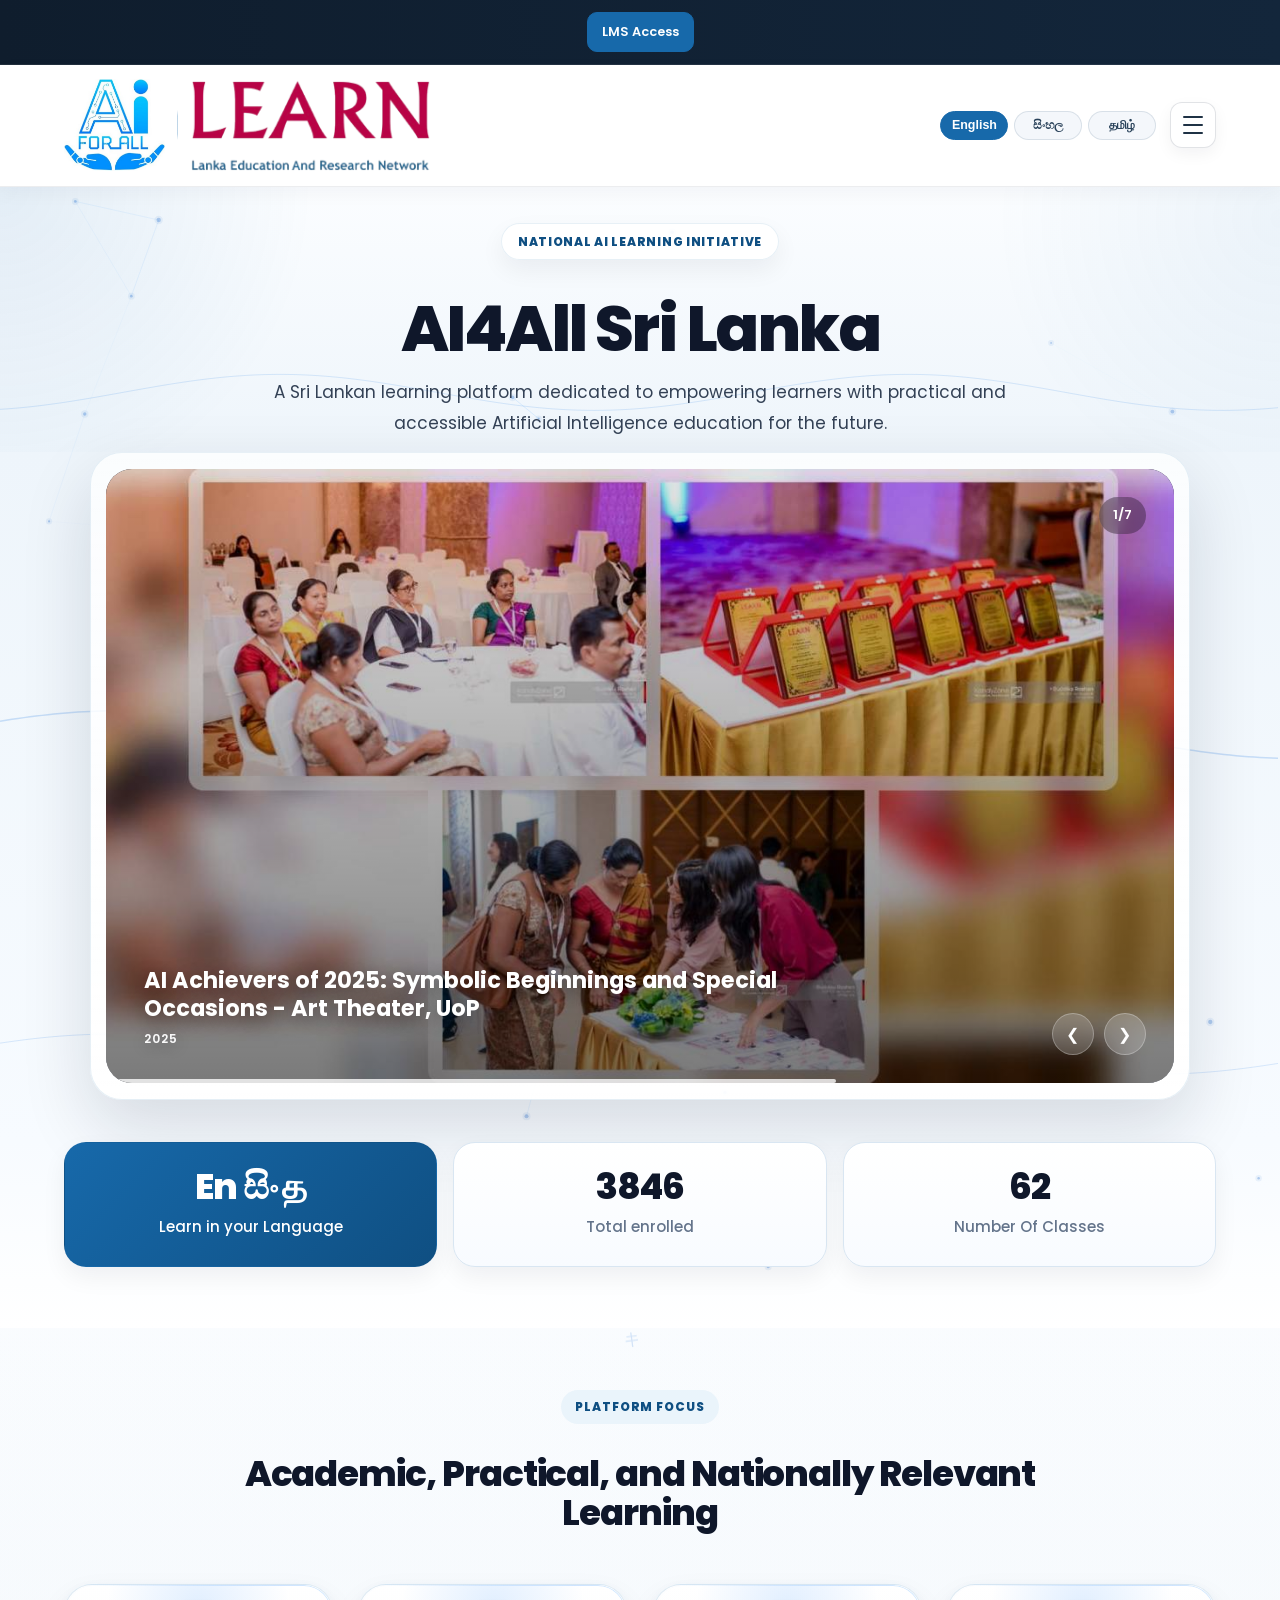
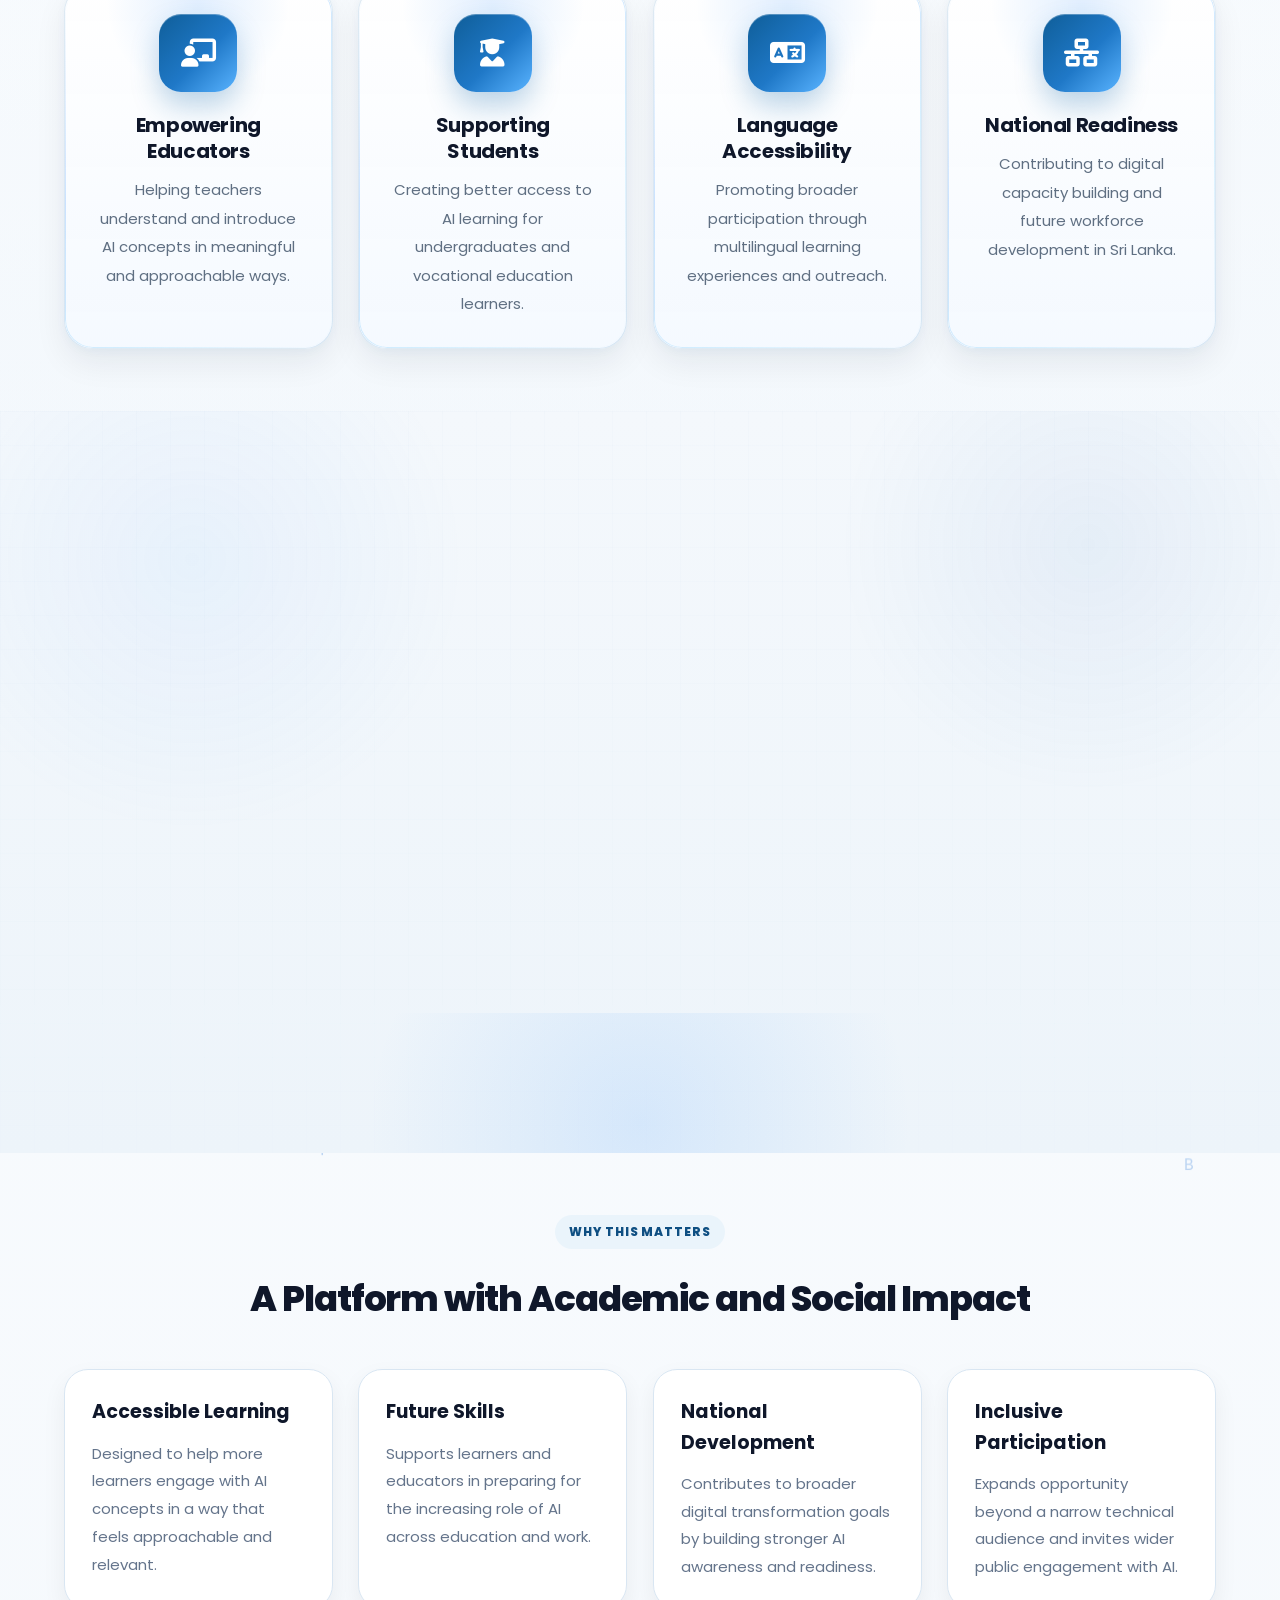
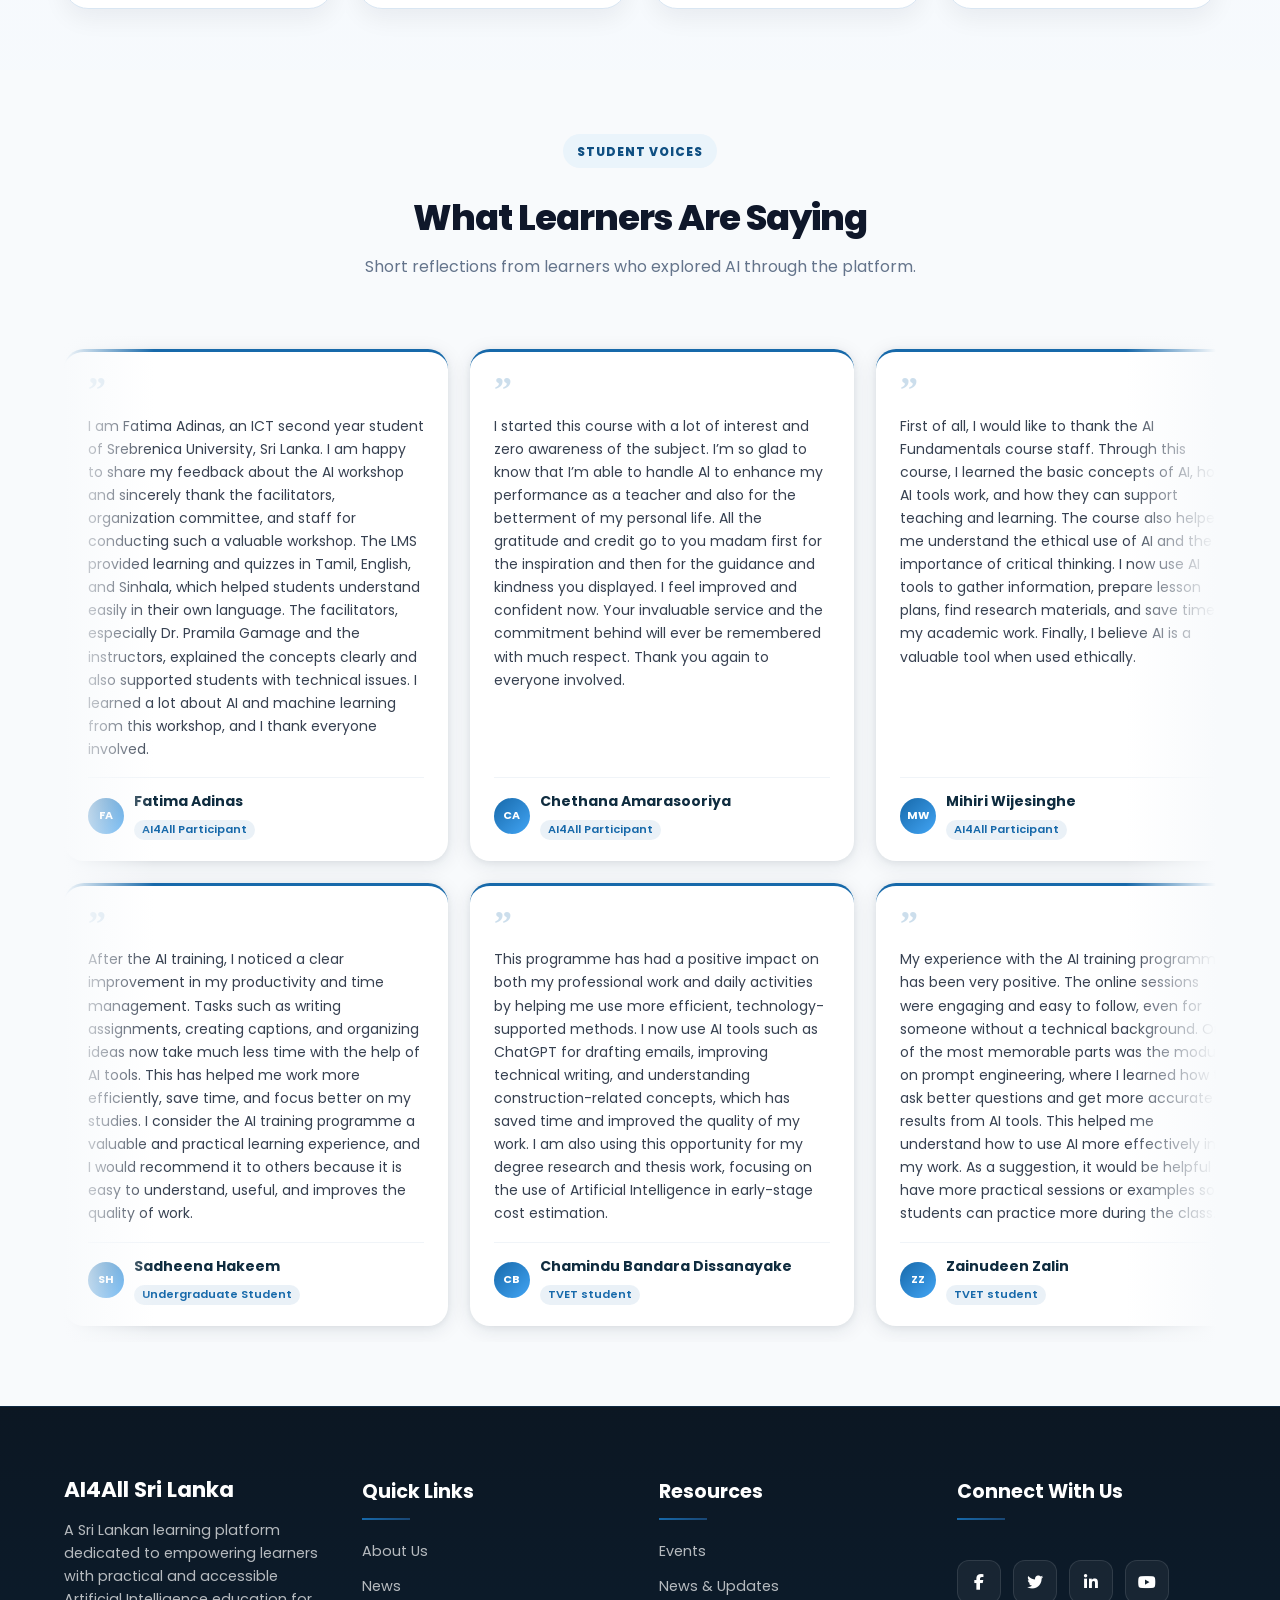
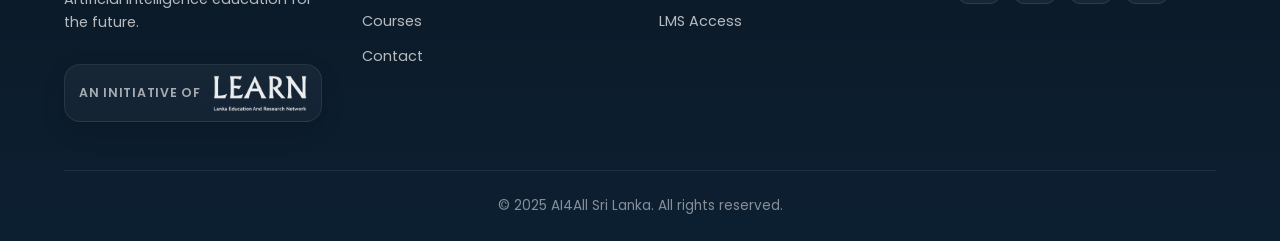
<file: index.html>
<!DOCTYPE html>
<html lang="en">
<head>
    <meta charset="UTF-8">
    <meta name="viewport" content="width=device-width, initial-scale=1.0">
    <title
        data-en="AI4All Sri Lanka"
        data-si="AI4All ශ්‍රී ලංකා"
        data-ta="AI4All இலங்கை"
    >AI4All Sri Lanka</title>

    <link rel="stylesheet" href="assets/css/styles.css">
    <link rel="stylesheet" href="assets/css/slide_show.css">
    <link rel="stylesheet" href="assets/css/index_styles.css">

    <link href="https://fonts.googleapis.com/css2?family=Poppins:wght@300;400;500;600;700;800&display=swap" rel="stylesheet">
    <link rel="stylesheet" href="https://cdnjs.cloudflare.com/ajax/libs/font-awesome/6.4.0/css/all.min.css">
</head>
<body>
<header id="header_main"></header>

<main class="home-minimal-refined">

    <div class="hero-ai-shell">
        <canvas class="hero-ai-canvas" id="heroAiCanvas" aria-hidden="true"></canvas>

        <!-- HERO INTRO -->
        <section class="hero-minimal">
            <div class="container">
                <div class="hero-minimal-content">
                    <span
                        class="hero-minimal-kicker"
                        data-i18n
                        data-en="National AI Learning Initiative"
                        data-si="ජාතික AI ඉගෙනුම් වැඩසටහන"
                        data-ta="தேசிய AI கற்றல் முயற்சி"
                    >National AI Learning Initiative</span>

                    <h1
                        data-i18n
                        data-en="AI4All Sri Lanka"
                        data-si="AI4All ශ්‍රී ලංකා"
                        data-ta="AI4All இலங்கை"
                    >AI4All Sri Lanka</h1>

                    <p
                        data-i18n
                        data-en="A Sri Lankan learning platform dedicated to empowering learners with practical and accessible Artificial Intelligence education for the future."
                        data-si="අනාගතය සඳහා ප්‍රායෝගික හා පහසුවෙන් ප්‍රවේශ විය හැකි කෘතිම බුද්ධි අධ්‍යාපනයෙන් ඉගෙනුම්කරුවන් සවිබල ගැන්වීමට කැපවූ ශ්‍රී ලාංකීය ඉගෙනුම් වේදිකාවකි."
                        data-ta="எதிர்காலத்திற்கான நடைமுறைசார் மற்றும் எளிதில் அணுகக்கூடிய செயற்கை நுண்ணறிவு கல்வியின் மூலம் கற்போரை மேம்படுத்துவதற்காக அர்ப்பணிக்கப்பட்டுள்ள இலங்கையின் ஓர் கற்றல் தளம்."
                    >
                        A Sri Lankan learning platform dedicated to empowering learners with practical and accessible Artificial Intelligence education for the future.
                    </p>
                </div>
            </div>
        </section>

        <!-- FULL SLIDESHOW -->
        <section class="hero-slideshow-section">
            <div class="container">
                <div class="hero-slideshow-wrap">
                    <div class="slideshow-container" id="slideshowContainer">
                        <div class="slides-wrapper" id="slidesWrapper"></div>
                        <div class="slide-counter" id="slideCounter">1/5</div>
                        <div class="controls">
                            <button class="control-btn" id="prevBtn" title="Previous slide">❮</button>
                            <button class="control-btn" id="nextBtn" title="Next slide">❯</button>
                        </div>
                    </div>
                </div>
            </div>
        </section>

        <!-- STATS -->
        <section class="stats-refined-section">
            <div class="container">
                <div class="stats-refined-grid">
                    <div class="stats-refined-card stats-refined-card-language">
                        <h3>En සිං த</h3>
                        <p
                            data-i18n
                            data-en="Learn in your Language"
                            data-si="ඔබේ භාෂාවෙන් ඉගෙන ගන්න"
                            data-ta="உங்கள் மொழியில் கற்கவும்"
                        >Learn in your Language</p>
                    </div>

                    <div class="stats-refined-card">
                        <h3>3846</h3>
                        <p
                            data-i18n
                            data-en="Total enrolled"
                            data-si="මුළු ලියාපදිංචි වූ සංඛ්‍යාව"
                            data-ta="பதிவுசெய்தவர்கள் மொத்த எண்ணிக்கை"
                        >Total enrolled</p>
                    </div>

                    <div class="stats-refined-card">
                        <h3>62</h3>
                        <p
                            data-i18n
                            data-en="Number Of Classes"
                            data-si="පන්ති ගණන"
                            data-ta="வகுப்புகளின் மொத்த எண்ணிக்கை"
                        >Number Of Classes</p>
                    </div>
                </div>
            </div>
        </section>
    </div>

        <!-- FOCUS -->
        <section class="focus-section" id="program-focus">
                <canvas class="matrix-bg-canvas section-matrix focus-matrix" id="focusMatrixCanvas" aria-hidden="true"></canvas>
                
                <div class="container">
                <div class="section-heading centered">
                    <span
                        class="section-kicker"
                        data-i18n
                        data-en="Platform Focus"
                        data-si="වේදිකාවේ අවධානය"
                        data-ta="தளத்தின் நோக்கம்"
                    >Platform Focus</span>

                    <h2
                        data-i18n
                        data-en="Academic, Practical, and Nationally Relevant Learning"
                        data-si="ශාස්ත්‍රීය, ප්‍රායෝගික සහ ජාතික වශයෙන් අදාළ ඉගෙනුම"
                        data-ta="கல்விசார், நடைமுறை மற்றும் தேசிய முக்கியத்துவமுள்ள கற்றல்"
                    >Academic, Practical, and Nationally Relevant Learning</h2>
                </div>

                <div class="features-grid">
                    <div class="feature-item">
                        <div class="feature-icon">
                            <i class="fas fa-chalkboard-teacher"></i>
                        </div>
                        <h3
                            data-i18n
                            data-en="Empowering Educators"
                            data-si="අධ්‍යාපකයන් සවිබල ගැන්වීම"
                            data-ta="ஆசிரியர்களை வலுப்படுத்துதல்"
                        >Empowering Educators</h3>
                        <p
                            data-i18n
                            data-en="Helping teachers understand and introduce AI concepts in meaningful and approachable ways."
                            data-si="අධ්‍යාපකයන් සවිබල ගැන්වීම: ගුරුවරුන්ට කෘත්‍රිම බුද්ධි (AI) සංකල්ප අර්ථවත් සහ පහසුවෙන් අවබෝධ කරගත හැකි ආකාරයෙන් ඉගැන්වීම සහ හඳුන්වා දීම සඳහා සහාය වීම."
                            data-ta="ஆசிரியர்கள் AI கருத்துகளை அர்த்தமுள்ள மற்றும் எளிதில் அணுகக்கூடிய வகையில் புரிந்து அறிமுகப்படுத்த உதவுதல்."
                        >Helping teachers understand and introduce AI concepts in meaningful and approachable ways.</p>
                    </div>

                    <div class="feature-item">
                        <div class="feature-icon">
                            <i class="fas fa-user-graduate"></i>
                        </div>
                        <h3
                            data-i18n
                            data-en="Supporting Students"
                            data-si="ශිෂ්‍යයන්ට සහාය වීම"
                            data-ta="மாணவர்களை ஆதரித்தல்"
                        >Supporting Students</h3>
                        <p
                            data-i18n
                            data-en="Creating better access to AI learning for undergraduates and vocational education learners."
                            data-si="පළමු උපාධිධාරීන් සහ වෘත්තීය අධ්‍යාපන ඉගෙනුම්කරුවන් සඳහා AI ඉගෙනුමට වඩා හොඳ ප්‍රවේශයක් සැපයීම."
                            data-ta="பல்கலைக்கழக மாணவர்கள் மற்றும் தொழில்முறை கல்வி கற்றலாளர்களுக்கு AI கற்றலுக்கான சிறந்த அணுகலை உருவாக்குதல்."
                        >Creating better access to AI learning for undergraduates and vocational education learners.</p>
                    </div>

                    <div class="feature-item">
                        <div class="feature-icon">
                            <i class="fas fa-language"></i>
                        </div>
                        <h3
                            data-i18n
                            data-en="Language Accessibility"
                            data-si="භාෂා ප්‍රවේශතාව"
                            data-ta="மொழி அணுகல்"
                        >Language Accessibility</h3>
                        <p
                            data-i18n
                            data-en="Promoting broader participation through multilingual learning experiences and outreach."
                            data-si="බහුභාෂා ඉගෙනුම් අත්දැකීම් සහ ප්‍රවේශ වැඩසටහන් මඟින් පුළුල් සහභාගීත්වය ප්‍රවර්ධනය කිරීම."
                            data-ta="பன்மொழிக் கற்றல் அனுபவங்கள் மற்றும் வெளிப்பரப்புச் செயல்பாடுகள் ஊடாக பரந்துபட்ட பங்கேற்பை ஊக்குவித்தல்."
                        >Promoting broader participation through multilingual learning experiences and outreach.</p>
                    </div>

                    <div class="feature-item">
                        <div class="feature-icon">
                            <i class="fas fa-network-wired"></i>
                        </div>
                        <h3
                            data-i18n
                            data-en="National Readiness"
                            data-si="ජාතික සූදානම"
                            data-ta="தேசியத் தயார் நிலை"
                        >National Readiness</h3>
                        <p
                            data-i18n
                            data-en="Contributing to digital capacity building and future workforce development in Sri Lanka."
                            data-si="ශ්‍රී ලංකාවේ ඩිජිටල් හැකියාවන් ගොඩනැගීම සහ අනාගත ශ්‍රම බලකා සංවර්ධනයට දායක වීම."
                            data-ta="இலங்கையின் டிஜிட்டல் திறன் மற்றும் எதிர்காலப் பணியாளர் அபிவிருத்திக்குப் பங்களித்தல்."
                        >Contributing to digital capacity building and future workforce development in Sri Lanka.</p>
                    </div>
                </div>
            </div>
        </section>

        <!-- REGISTRATION -->
        <section class="registration-refined-section" id="register-now">
            <div class="container">
                <div class="section-heading centered">
                    <span
                        class="section-kicker"
                        data-i18n
                        data-en="Registration"
                        data-si="ලියාපදිංචිය"
                        data-ta="பதிவு செய்தல்"
                    >Registration</span>

                    <h2
                        data-i18n
                        data-en="Choose the Right Registration Path"
                        data-si="නිවැරදි ලියාපදිංචි මාර්ගය තෝරන්න"
                        data-ta="சரியான பதிவு பாதையைத் தேர்ந்தெடுக்கவும்"
                    >Choose the Right Registration Path</h2>

                    <p
                        data-i18n
                        data-en="Please select your category to access the correct registration form."
                        data-si="නිවැරදි ලියාපදිංචි පෝරමයට ප්‍රවේශ වීමට කරුණාකර ඔබගේ කාණ්ඩය තෝරන්න."
                        data-ta="சரியான பதிவு படிவத்தை அணுக உங்கள் பிரிவைத் தேர்ந்தெடுக்கவும்."
                    >Please select your category to access the correct registration form.</p>
                </div>

                <div class="registration-container">
                    <div class="registration-card">
                        <div class="registration-card-top">
                            <div class="registration-icon">
                                <i class="fas fa-university"></i>
                            </div>
                            <div
                                class="card-title"
                                data-i18n
                                data-en="University Undergraduates"
                                data-si="විශ්වවිද්‍යාල උපාධි අපේක්ෂකයින්"
                                data-ta="பல்கலைக்கழக இளநிலை மாணவர்கள்"
                            >University Undergraduates</div>
                        </div>

                        <p
                            class="registration-desc"
                            data-i18n
                            data-en="For undergraduate learners seeking access to practical and accessible AI learning opportunities."
                            data-si="ප්‍රායෝගික සහ පහසුවෙන් ප්‍රවේශ විය හැකි AI ඉගෙනුම් අවස්ථා සොයන උපාධි අපේක්ෂක ඉගෙනුම්කරුවන් සඳහා."
                            data-ta="நடைமுறை மற்றும் எளிதில் அணுகக்கூடிய செயற்கை நுண்ணறிவுக் கற்றல் வாய்ப்புகளை நாடும் பல்கலைக்கழக இளநிலை மாணவர்களுக்கானது."
                        >
                            For undergraduate learners seeking access to practical and accessible AI learning opportunities.
                        </p>

                        <div class="card-links">
                            <a
                                href="https://forms.gle/yNFcn49Wr1H9Qju3A"
                                class="btn-form-link"
                                target="_blank"
                                rel="noopener noreferrer"
                                data-i18n
                                data-en="Link to the Form"
                                data-si="පෝරමයට සබැඳිය"
                                data-ta="படிவத்திற்கான இணைப்பு"
                            >
                                Link to the Form
                            </a>
                        </div>
                    </div>

                    <div class="registration-card">
                        <div class="registration-card-top">
                            <div class="registration-icon">
                                <i class="fas fa-tools"></i>
                            </div>
                            <div
                                class="card-title"
                                data-i18n
                                data-en="TVET Students"
                                data-si="TVET ශිෂ්‍යයන්"
                                data-ta="TVET மாணவர்கள்"
                            >TVET Students</div>
                        </div>

                        <p
                            class="registration-desc"
                            data-i18n
                            data-en="For vocational and technical learners joining the program through their regional pathway."
                            data-si="කලාපීය මාර්ගය හරහා වැඩසටහනට එක්වන වෘත්තීය සහ තාක්ෂණික ඉගෙනුම්කරුවන් සඳහා."
                            data-ta="பிராந்திய பாதையின் மூலம் திட்டத்தில் சேரும் தொழில்முறை மற்றும் தொழில்நுட்ப மாணவர்களுக்கானது."
                        >
                            For vocational and technical learners joining the program through their regional pathway.
                        </p>

                        <div class="card-links">
                            <a
                                href="https://forms.gle/JivCVxj4JYbXUSHw6"
                                class="btn-form-link"
                                target="_blank"
                                rel="noopener noreferrer"
                                data-i18n
                                data-en="Link to the Form for North and Eastern Provinces"
                                data-si="උතුරු සහ නැගෙනහිර පළාත් සඳහා පෝරමයට සබැඳිය"
                                data-ta="வடக்கு மற்றும் கிழக்கு மாகாணங்களுக்கான படிவத்திற்கான இணைப்பு"
                            >
                                Link to the Form for North and Eastern Provinces
                            </a>
                            <a
                                href="https://forms.gle/Vayv4WUeo97VT2oZ9"
                                class="btn-form-link"
                                target="_blank"
                                rel="noopener noreferrer"
                                data-i18n
                                data-en="Link to the Form for Other Provinces"
                                data-si="අනෙකුත් පළාත් සඳහා පෝරමයට සබැඳිය"
                                data-ta="ஏனைய மாகாணங்களுக்கான படிவத்திற்கான இணைப்பு"
                            >
                                Link to the Form for Other Provinces
                            </a>
                        </div>
                    </div>

                    <div class="registration-card">
                        <div class="registration-card-top">
                            <div class="registration-icon">
                                <i class="fas fa-school"></i>
                            </div>
                            <div
                                class="card-title"
                                data-i18n
                                data-en="School Teachers"
                                data-si="පාසල් ගුරුවරුන්"
                                data-ta="பாடசாலை  ஆசிரியர்கள்"
                            >School Teachers</div>
                        </div>

                        <p
                            class="registration-desc"
                            data-i18n
                            data-en="For teachers interested in strengthening AI literacy and future-ready educational engagement."
                            data-si="AI දැනුම සහ අනාගතයට සූදානම් අධ්‍යාපනික සම්බන්ධතාව වර්ධනය කිරීමට උනන්දුවක් දක්වන ගුරුවරුන් සඳහා."
                            data-ta="செயற்கை நுண்ணறிவு அறிவாற்றலை வலுப்படுத்துவதிலும், எதிர்காலத்திற்குத் தயாரான கல்வி ஈடுபாட்டிலும் ஆர்வமுள்ள பாடசாலை ஆசிரியர்களுக்கானது."
                        >
                            For teachers interested in strengthening AI literacy and future-ready educational engagement.
                        </p>

                        <div class="card-links">
                            <a
                                href="https://forms.gle/dTSrE1aCpxuuCX357"
                                class="btn-form-link"
                                target="_blank"
                                rel="noopener noreferrer"
                                data-i18n
                                data-en="Link for School Teachers"
                                data-si="පාසල් ගුරුවරුන් සඳහා සබැඳිය"
                                data-ta="பாடசாலை ஆசிரியர்களுக்கான படிவத்திற்கான இணைப்பு"
                            >
                                Link for School Teachers
                            </a>
                        </div>
                    </div>
                </div>
            </div>
        </section>

        <!-- IMPACT -->
        <section class="impact-section" id="program-highlights">
            <canvas class="matrix-bg-canvas section-matrix" id="matrixBgCanvas" aria-hidden="true"></canvas>
            <div class="container">
                <div class="section-heading centered">
                    <span
                        class="section-kicker"
                        data-i18n
                        data-en="Why This Matters"
                        data-si="මෙය වැදගත් වන්නේ ඇයි"
                        data-ta="இது ஏன் முக்கியமானது"
                    >Why This Matters</span>

                    <h2
                        data-i18n
                        data-en="A Platform with Academic and Social Impact"
                        data-si="අධ්‍යාපනික සහ සමාජීය බලපෑමක් ඇති වේදිකාවක්"
                        data-ta="கல்விசார் மற்றும் சமூகத் தாக்கத்தைக் கொண்ட ஒரு தளம்"
                    >A Platform with Academic and Social Impact</h2>
                </div>

                <div class="highlight-grid">
                    <div class="highlight-card">
                        <h3
                            data-i18n
                            data-en="Accessible Learning"
                            data-si="ප්‍රවේශය ඇති ඉගෙනුම් අවස්ථා"
                            data-ta="எளிதில் அணுகக்கூடிய கற்றல்"
                        >Accessible Learning</h3>
                        <p
                            data-i18n
                            data-en="Designed to help more learners engage with AI concepts in a way that feels approachable and relevant."
                            data-si="වැඩි ඉගෙනුම්කරුවන් පිරිසකට පහසුවෙන් සහ අදාළ ලෙස AI සංකල්ප සමඟ සම්බන්ධ වීමට උපකාර වන ලෙස නිර්මාණය කර ඇත."
                            data-ta="செயற்கை நுண்ணறிவுக் கருத்துகளுடன் எளிதில் அணுகக்கூடியதாகவும் பொருத்தமானதாகவும் உணரப்படும் விதத்தில் பல கற்போரை ஈடுபடுத்தும் வகையில் வடிவமைக்கப்பட்டுள்ளது."
                        >Designed to help more learners engage with AI concepts in a way that feels approachable and relevant.</p>
                    </div>

                    <div class="highlight-card">
                        <h3
                            data-i18n
                            data-en="Future Skills"
                            data-si="අනාගත කුසලතා"
                            data-ta="எதிர்காலத் திறன்கள்"
                        >Future Skills</h3>
                        <p
                            data-i18n
                            data-en="Supports learners and educators in preparing for the increasing role of AI across education and work."
                            data-si="අධ්‍යාපනය සහ රැකියාව පුරා AI හි වර්ධනය වන භූමිකාව සඳහා සූදානම් වීමට ඉගෙනුම්කරුවන්ට සහ අධ්‍යාපකයන්ට සහාය වේ."
                            data-ta="கல்வி மற்றும் பணித்துறைகளில் செயற்கை நுண்ணறிவின் வளர்ந்துவரும் பங்கிற்குத் தயாராவதில் கற்போருக்கும் கல்வியாளர்களுக்கும் உதவுகிறது."
                        >Supports learners and educators in preparing for the increasing role of AI across education and work.</p>
                    </div>

                    <div class="highlight-card">
                        <h3
                            data-i18n
                            data-en="National Development"
                            data-si="ජාතික සංවර්ධනය"
                            data-ta="தேசிய வளர்ச்சி"
                        >National Development</h3>
                        <p
                            data-i18n
                            data-en="Contributes to broader digital transformation goals by building stronger AI awareness and readiness."
                            data-si="වඩා ශක්තිමත් AI දැනුවත්භාවය සහ සූදානම ගොඩනඟමින් විශාල ඩිජිටල් පරිවර්තන ඉලක්ක සඳහා දායක වේ."
                            data-ta="மேலும் வலுவான செயற்கை நுண்ணறிவு விழிப்புணர்வையும் தயார்நிலையையும் கட்டியெழுப்புவதன் மூலம் பரந்துபட்ட டிஜிட்டல் மாற்றத்திறனிலக்குகளுக்குப் பங்களிக்கிறது."
                        >Contributes to broader digital transformation goals by building stronger AI awareness and readiness.</p>
                    </div>

                    <div class="highlight-card">
                        <h3
                            data-i18n
                            data-en="Inclusive Participation"
                            data-si="සියල්ලන්ගේ සහභාගීත්වය"
                            data-ta="அனைவரையும் உள்ளடக்கிய பங்கேற்பு"
                        >Inclusive Participation</h3>
                        <p
                            data-i18n
                            data-en="Expands opportunity beyond a narrow technical audience and invites wider public engagement with AI."
                            data-si="සීමිත තාක්ෂණික ප්‍රේක්ෂක පිරිසකට පමණක් නොව, පුළුල් මහජන සහභාගීත්වයක් AI සමඟ සම්බන්ධ කරයි."
                            data-ta="குறுகிய தொழில்நுட்ப வட்டாரத்தைத் தாண்டி வாய்ப்புகளை விரிவுபடுத்தி, AI உடன் பரந்த பொதுமக்கள் ஈடுபாட்டை அழைக்கிறது."
                        >Expands opportunity beyond a narrow technical audience and invites wider public engagement with AI.</p>
                    </div>
                </div>
            </div>
        </section>

        <!-- TESTIMONIALS -->
<section class="testimonials-movie-section" id="student-testimonials">
    <div class="container">
        <div class="section-heading centered">
            <span
                class="section-kicker"
                data-i18n
                data-en="Student Voices"
                data-si="ශිෂ්‍ය අදහස්"
                data-ta="மாணவர் கருத்துகள்"
            >Student Voices</span>

            <h2
                data-i18n
                data-en="What Learners Are Saying"
                data-si="ඉගෙනුම්කරුන්ගේ අදහස්"
                data-ta="கற்போர் கூறுவது"
            >What Learners Are Saying</h2>

            <p
                data-i18n
                data-en="Short reflections from learners who explored AI through the platform."
                data-si="වේදිකාව හරහා AI අත්දැකීම් ලබාගත් ඉගෙනුම්කරුවන්ගේ කෙටි අදහස්."
                data-ta="இத்தளத்தின் ஊடாக கற்பவர்கள் கற்றலில் ஈடுபட்டபோது கிடைத்த அனுபவங்களின் சுருக்கமான பிரதிபலிப்புகள்."
            >Short reflections from learners who explored AI through the platform.</p>
        </div>

        <div class="testimonials-movie-shell">
            <div class="testimonials-edge-fade testimonials-edge-fade-left"></div>
            <div class="testimonials-edge-fade testimonials-edge-fade-right"></div>

            <div class="testimonials-movie-track">
                <!-- Row 1: scrolls left -->
                <div class="testimonials-row testimonials-row-top">
                    <article class="testimonial-message-card">
                        <div class="testimonial-message-inner">
                            <div class="testimonial-quote-mark">”</div>
                            <div class="testimonial-card-body">
                                <p class="testimonial-text">I am Fatima Adinas, an ICT second year student of Srebrenica University, Sri Lanka. I am happy to share my feedback about the AI workshop and sincerely thank the facilitators, organization committee, and staff for conducting such a valuable workshop. The LMS provided learning and quizzes in Tamil, English, and Sinhala, which helped students understand easily in their own language. The facilitators, especially Dr. Pramila Gamage and the instructors, explained the concepts clearly and also supported students with technical issues. I learned a lot about AI and machine learning from this workshop, and I thank everyone involved.</p>
                                <div class="testimonial-meta">
                                    <div class="testimonial-avatar">FA</div>
                                    <div class="testimonial-author-info">
                                        <h3>Fatima Adinas</h3>
                                        <p class="testimonial-role">AI4All Participant</p>
                                    </div>
                                </div>
                            </div>
                        </div>
                    </article>

                    <article class="testimonial-message-card">
                        <div class="testimonial-message-inner">
                            <div class="testimonial-quote-mark">”</div>
                            <div class="testimonial-card-body">
                                <p class="testimonial-text">I started this course with a lot of interest and zero awareness of the subject. I’m so glad to know that I’m able to handle Al to enhance my performance as a teacher and also for the betterment of my personal life. All the gratitude and credit go to you madam first for the inspiration and then for the guidance and kindness you displayed. I feel improved and confident now. Your invaluable service and the commitment behind will ever be remembered with much respect. Thank you again to everyone involved.</p>
                                <div class="testimonial-meta">
                                    <div class="testimonial-avatar">CA</div>
                                    <div class="testimonial-author-info">
                                        <h3>Chethana Amarasooriya</h3>
                                        <p class="testimonial-role">AI4All Participant</p>
                                    </div>
                                </div>
                            </div>
                        </div>
                    </article>

                    <article class="testimonial-message-card">
                        <div class="testimonial-message-inner">
                            <div class="testimonial-quote-mark">”</div>
                            <div class="testimonial-card-body">
                                <p class="testimonial-text">First of all, I would like to thank the AI Fundamentals course staff. Through this course, I learned the basic concepts of AI, how AI tools work, and how they can support teaching and learning. The course also helped me understand the ethical use of AI and the importance of critical thinking. I now use AI tools to gather information, prepare lesson plans, find research materials, and save time in my academic work. Finally, I believe AI is a valuable tool when used ethically.</p>
                                <div class="testimonial-meta">
                                    <div class="testimonial-avatar">MW</div>
                                    <div class="testimonial-author-info">
                                        <h3>Mihiri Wijesinghe</h3>
                                        <p class="testimonial-role">AI4All Participant</p>
                                    </div>
                                </div>
                            </div>
                        </div>
                    </article>

                    <article class="testimonial-message-card">
                        <div class="testimonial-message-inner">
                            <div class="testimonial-quote-mark">”</div>
                            <div class="testimonial-card-body">
                                <p class="testimonial-text">I would like to sincerely thank the AI platform and course staff for the guidance and support provided throughout my learning journey. The platform helped me understand difficult concepts in a simple and flexible way, which improved my confidence and learning experience. I learned how to use AI tools effectively for education, research, and daily tasks. AI has helped me save time, improve my skills, and approach challenges with more confidence and curiosity. I truly appreciate the knowledge and opportunities I gained through this experience.</p>
                                <div class="testimonial-meta">
                                    <div class="testimonial-avatar">R</div>
                                    <div class="testimonial-author-info">
                                        <h3>Ranjith</h3>
                                        <p class="testimonial-role">AI4All Participant</p>
                                    </div>
                                </div>
                            </div>
                        </div>
                    </article>

                    <article class="testimonial-message-card">
                        <div class="testimonial-message-inner">
                            <div class="testimonial-quote-mark">”</div>
                            <div class="testimonial-card-body">
                                <p class="testimonial-text">Thank you so much to the AI4All team for the value added to our lives. As teachers we should always a step forward to our students. This is really important to manage our future in the education field. Thank you so much for the opportunity and it will be so special to be the first team of the central province.</p>
                                <div class="testimonial-meta">
                                    <div class="testimonial-avatar">CJ</div>
                                    <div class="testimonial-author-info">
                                        <h3>Chamara Jayasinghe</h3>
                                        <p class="testimonial-role">AI4All Participant</p>
                                    </div>
                                </div>
                            </div>
                        </div>
                    </article>

                    <article class="testimonial-message-card">
                        <div class="testimonial-message-inner">
                            <div class="testimonial-quote-mark">”</div>
                            <div class="testimonial-card-body">
                                <p class="testimonial-text">Since completing my AI training, I have noticed a significant improvement in my professional efficiency and teaching quality. As a Physics teacher handling both school and private tuition classes, AI has greatly reduced the time needed for preparing lesson plans, essay questions, and MCQs for the A/L syllabus. Tasks that previously took hours can now be completed much faster, helping me save valuable time and focus more on student support and research.</p>
                                <div class="testimonial-meta">
                                    <div class="testimonial-avatar">RR</div>
                                    <div class="testimonial-author-info">
                                        <h3>Rasika Rathnayaka</h3>
                                        <p class="testimonial-role">Physics Teacher</p>
                                    </div>
                                </div>
                            </div>
                        </div>
                    </article>

                    <!-- duplicate set for seamless loop -->
                    <article class="testimonial-message-card" aria-hidden=”true”>
                        <div class="testimonial-message-inner">
                            <div class="testimonial-quote-mark">”</div>
                            <div class="testimonial-card-body">
                                <p class="testimonial-text">I am Fatima Adinas, an ICT second year student of Srebrenica University, Sri Lanka. I am happy to share my feedback about the AI workshop and sincerely thank the facilitators, organization committee, and staff for conducting such a valuable workshop. The LMS provided learning and quizzes in Tamil, English, and Sinhala, which helped students understand easily in their own language. The facilitators, especially Dr. Pramila Gamage and the instructors, explained the concepts clearly and also supported students with technical issues. I learned a lot about AI and machine learning from this workshop, and I thank everyone involved.</p>
                                <div class="testimonial-meta">
                                    <div class="testimonial-avatar">FA</div>
                                    <div class="testimonial-author-info">
                                        <h3>Fatima Adinas</h3>
                                        <p class="testimonial-role">AI4All Participant</p>
                                    </div>
                                </div>
                            </div>
                        </div>
                    </article>

                    <article class="testimonial-message-card" aria-hidden=”true”>
                        <div class="testimonial-message-inner">
                            <div class="testimonial-quote-mark">”</div>
                            <div class="testimonial-card-body">
                                <p class="testimonial-text">I started this course with a lot of interest and zero awareness of the subject. I’m so glad to know that I’m able to handle Al to enhance my performance as a teacher and also for the betterment of my personal life. All the gratitude and credit go to you madam first for the inspiration and then for the guidance and kindness you displayed. I feel improved and confident now. Your invaluable service and the commitment behind will ever be remembered with much respect. Thank you again to everyone involved.</p>
                                <div class="testimonial-meta">
                                    <div class="testimonial-avatar">CA</div>
                                    <div class="testimonial-author-info">
                                        <h3>Chethana Amarasooriya</h3>
                                        <p class="testimonial-role">AI4All Participant</p>
                                    </div>
                                </div>
                            </div>
                        </div>
                    </article>

                    <article class="testimonial-message-card" aria-hidden=”true”>
                        <div class="testimonial-message-inner">
                            <div class="testimonial-quote-mark">”</div>
                            <div class="testimonial-card-body">
                                <p class="testimonial-text">First of all, I would like to thank the AI Fundamentals course staff. Through this course, I learned the basic concepts of AI, how AI tools work, and how they can support teaching and learning. The course also helped me understand the ethical use of AI and the importance of critical thinking. I now use AI tools to gather information, prepare lesson plans, find research materials, and save time in my academic work. Finally, I believe AI is a valuable tool when used ethically.</p>
                                <div class="testimonial-meta">
                                    <div class="testimonial-avatar">MW</div>
                                    <div class="testimonial-author-info">
                                        <h3>Mihiri Wijesinghe</h3>
                                        <p class="testimonial-role">AI4All Participant</p>
                                    </div>
                                </div>
                            </div>
                        </div>
                    </article>

                    <article class="testimonial-message-card" aria-hidden=”true”>
                        <div class="testimonial-message-inner">
                            <div class="testimonial-quote-mark">”</div>
                            <div class="testimonial-card-body">
                                <p class="testimonial-text">I would like to sincerely thank the AI platform and course staff for the guidance and support provided throughout my learning journey. The platform helped me understand difficult concepts in a simple and flexible way, which improved my confidence and learning experience. I learned how to use AI tools effectively for education, research, and daily tasks. AI has helped me save time, improve my skills, and approach challenges with more confidence and curiosity. I truly appreciate the knowledge and opportunities I gained through this experience.</p>
                                <div class="testimonial-meta">
                                    <div class="testimonial-avatar">R</div>
                                    <div class="testimonial-author-info">
                                        <h3>Ranjith</h3>
                                        <p class="testimonial-role">AI4All Participant</p>
                                    </div>
                                </div>
                            </div>
                        </div>
                    </article>

                    <article class="testimonial-message-card" aria-hidden=”true”>
                        <div class="testimonial-message-inner">
                            <div class="testimonial-quote-mark">”</div>
                            <div class="testimonial-card-body">
                                <p class="testimonial-text">Thank you so much to the AI4All team for the value added to our lives. As teachers we should always a step forward to our students. This is really important to manage our future in the education field. Thank you so much for the opportunity and it will be so special to be the first team of the central province.</p>
                                <div class="testimonial-meta">
                                    <div class="testimonial-avatar">CJ</div>
                                    <div class="testimonial-author-info">
                                        <h3>Chamara Jayasinghe</h3>
                                        <p class="testimonial-role">AI4All Participant</p>
                                    </div>
                                </div>
                            </div>
                        </div>
                    </article>

                    <article class="testimonial-message-card" aria-hidden=”true”>
                        <div class="testimonial-message-inner">
                            <div class="testimonial-quote-mark">”</div>
                            <div class="testimonial-card-body">
                                <p class="testimonial-text">Since completing my AI training, I have noticed a significant improvement in my professional efficiency and teaching quality. As a Physics teacher handling both school and private tuition classes, AI has greatly reduced the time needed for preparing lesson plans, essay questions, and MCQs for the A/L syllabus. Tasks that previously took hours can now be completed much faster, helping me save valuable time and focus more on student support and research.</p>
                                <div class="testimonial-meta">
                                    <div class="testimonial-avatar">RR</div>
                                    <div class="testimonial-author-info">
                                        <h3>Rasika Rathnayaka</h3>
                                        <p class="testimonial-role">Physics Teacher</p>
                                    </div>
                                </div>
                            </div>
                        </div>
                    </article>
                </div>

                <!-- Row 2: scrolls right -->
                <div class="testimonials-row testimonials-row-bottom">
                    <article class="testimonial-message-card">
                        <div class="testimonial-message-inner">
                            <div class="testimonial-quote-mark">”</div>
                            <div class="testimonial-card-body">
                                <p class="testimonial-text">After the AI training, I noticed a clear improvement in my productivity and time management. Tasks such as writing assignments, creating captions, and organizing ideas now take much less time with the help of AI tools. This has helped me work more efficiently, save time, and focus better on my studies. I consider the AI training programme a valuable and practical learning experience, and I would recommend it to others because it is easy to understand, useful, and improves the quality of work.</p>
                                <div class="testimonial-meta">
                                    <div class="testimonial-avatar">SH</div>
                                    <div class="testimonial-author-info">
                                        <h3>Sadheena Hakeem</h3>
                                        <p class="testimonial-role">Undergraduate Student</p>
                                    </div>
                                </div>
                            </div>
                        </div>
                    </article>

                    <article class="testimonial-message-card">
                        <div class="testimonial-message-inner">
                            <div class="testimonial-quote-mark">”</div>
                            <div class="testimonial-card-body">
                                <p class="testimonial-text">This programme has had a positive impact on both my professional work and daily activities by helping me use more efficient, technology-supported methods. I now use AI tools such as ChatGPT for drafting emails, improving technical writing, and understanding construction-related concepts, which has saved time and improved the quality of my work. I am also using this opportunity for my degree research and thesis work, focusing on the use of Artificial Intelligence in early-stage cost estimation.</p>
                                <div class="testimonial-meta">
                                    <div class="testimonial-avatar">CB</div>
                                    <div class="testimonial-author-info">
                                        <h3>Chamindu Bandara Dissanayake</h3>
                                        <p class="testimonial-role">TVET student</p>
                                    </div>
                                </div>
                            </div>
                        </div>
                    </article>

                    <article class="testimonial-message-card">
                        <div class="testimonial-message-inner">
                            <div class="testimonial-quote-mark">”</div>
                            <div class="testimonial-card-body">
                                <p class="testimonial-text">My experience with the AI training programme has been very positive. The online sessions were engaging and easy to follow, even for someone without a technical background. One of the most memorable parts was the module on prompt engineering, where I learned how to ask better questions and get more accurate results from AI tools. This helped me understand how to use AI more effectively in my work. As a suggestion, it would be helpful to have more practical sessions or examples so students can practice more during the class.</p>
                                <div class="testimonial-meta">
                                    <div class="testimonial-avatar">ZZ</div>
                                    <div class="testimonial-author-info">
                                        <h3>Zainudeen Zalin</h3>
                                        <p class="testimonial-role">TVET student</p>
                                    </div>
                                </div>
                            </div>
                        </div>
                    </article>

                    <article class="testimonial-message-card">
                        <div class="testimonial-message-inner">
                            <div class="testimonial-quote-mark">”</div>
                            <div class="testimonial-card-body">
                                <p class="testimonial-text">I highly recommend this programme because it improves productivity and AI knowledge. I am really grateful to my trainer and LEARN. Thank you so much and good job.</p>
                                <div class="testimonial-meta">
                                    <div class="testimonial-avatar">LH</div>
                                    <div class="testimonial-author-info">
                                        <h3>Layan Hasaranga Gunarathna</h3>
                                        <p class="testimonial-role">TVET student</p>
                                    </div>
                                </div>
                            </div>
                        </div>
                    </article>

                    <article class="testimonial-message-card">
                        <div class="testimonial-message-inner">
                            <div class="testimonial-quote-mark">”</div>
                            <div class="testimonial-card-body">
                                <p class="testimonial-text">This programme teaches AI in a simple and easy way, making it understandable even for beginners. It covers important topics such as AI tools and the use of AI in education, business, and daily work. I would recommend this programme to others because it helps save time, improve productivity, and develop valuable digital skills for today’s world.</p>
                                <div class="testimonial-meta">
                                    <div class="testimonial-avatar">OM</div>
                                    <div class="testimonial-author-info">
                                        <h3>Oshan Methsara</h3>
                                        <p class="testimonial-role">TVET student</p>
                                    </div>
                                </div>
                            </div>
                        </div>
                    </article>

                    <article class="testimonial-message-card">
                        <div class="testimonial-message-inner">
                            <div class="testimonial-quote-mark">”</div>
                            <div class="testimonial-card-body">
                                <p class="testimonial-text">In this fast-moving world, AI applications are very important as they can complete many tasks within a few seconds. AI has also created many job opportunities. Therefore, having basic knowledge about AI is important, as many fields such as medicine and education are adapting to Artificial Intelligence. This training programme explains how to use AI effectively, including its advantages and disadvantages. Because of this, I would recommend this programme to another individual.</p>
                                <div class="testimonial-meta">
                                    <div class="testimonial-avatar">VL</div>
                                    <div class="testimonial-author-info">
                                        <h3>Vinuba Luckshana Mohanraj</h3>
                                        <p class="testimonial-role">TVET student</p>
                                    </div>
                                </div>
                            </div>
                        </div>
                    </article>

                    <!-- duplicate set for seamless loop -->
                    <article class="testimonial-message-card" aria-hidden=”true”>
                        <div class="testimonial-message-inner">
                            <div class="testimonial-quote-mark">”</div>
                            <div class="testimonial-card-body">
                                <p class="testimonial-text">After the AI training, I noticed a clear improvement in my productivity and time management. Tasks such as writing assignments, creating captions, and organizing ideas now take much less time with the help of AI tools. This has helped me work more efficiently, save time, and focus better on my studies. I consider the AI training programme a valuable and practical learning experience, and I would recommend it to others because it is easy to understand, useful, and improves the quality of work.</p>
                                <div class="testimonial-meta">
                                    <div class="testimonial-avatar">SH</div>
                                    <div class="testimonial-author-info">
                                        <h3>Sadheena Hakeem</h3>
                                        <p class="testimonial-role">Undergraduate Student</p>
                                    </div>
                                </div>
                            </div>
                        </div>
                    </article>

                    <article class="testimonial-message-card" aria-hidden=”true”>
                        <div class="testimonial-message-inner">
                            <div class="testimonial-quote-mark">”</div>
                            <div class="testimonial-card-body">
                                <p class="testimonial-text">This programme has had a positive impact on both my professional work and daily activities by helping me use more efficient, technology-supported methods. I now use AI tools such as ChatGPT for drafting emails, improving technical writing, and understanding construction-related concepts, which has saved time and improved the quality of my work. I am also using this opportunity for my degree research and thesis work, focusing on the use of Artificial Intelligence in early-stage cost estimation.</p>
                                <div class="testimonial-meta">
                                    <div class="testimonial-avatar">CB</div>
                                    <div class="testimonial-author-info">
                                        <h3>Chamindu Bandara Dissanayake</h3>
                                        <p class="testimonial-role">TVET student</p>
                                    </div>
                                </div>
                            </div>
                        </div>
                    </article>

                    <article class="testimonial-message-card" aria-hidden=”true”>
                        <div class="testimonial-message-inner">
                            <div class="testimonial-quote-mark">”</div>
                            <div class="testimonial-card-body">
                                <p class="testimonial-text">My experience with the AI training programme has been very positive. The online sessions were engaging and easy to follow, even for someone without a technical background. One of the most memorable parts was the module on prompt engineering, where I learned how to ask better questions and get more accurate results from AI tools. This helped me understand how to use AI more effectively in my work. As a suggestion, it would be helpful to have more practical sessions or examples so students can practice more during the class.</p>
                                <div class="testimonial-meta">
                                    <div class="testimonial-avatar">ZZ</div>
                                    <div class="testimonial-author-info">
                                        <h3>Zainudeen Zalin</h3>
                                        <p class="testimonial-role">TVET student</p>
                                    </div>
                                </div>
                            </div>
                        </div>
                    </article>

                    <article class="testimonial-message-card" aria-hidden=”true”>
                        <div class="testimonial-message-inner">
                            <div class="testimonial-quote-mark">”</div>
                            <div class="testimonial-card-body">
                                <p class="testimonial-text">I highly recommend this programme because it improves productivity and AI knowledge. I am really grateful to my trainer and LEARN. Thank you so much and good job.</p>
                                <div class="testimonial-meta">
                                    <div class="testimonial-avatar">LH</div>
                                    <div class="testimonial-author-info">
                                        <h3>Layan Hasaranga Gunarathna</h3>
                                        <p class="testimonial-role">TVET student</p>
                                    </div>
                                </div>
                            </div>
                        </div>
                    </article>

                    <article class="testimonial-message-card" aria-hidden=”true”>
                        <div class="testimonial-message-inner">
                            <div class="testimonial-quote-mark">”</div>
                            <div class="testimonial-card-body">
                                <p class="testimonial-text">This programme teaches AI in a simple and easy way, making it understandable even for beginners. It covers important topics such as AI tools and the use of AI in education, business, and daily work. I would recommend this programme to others because it helps save time, improve productivity, and develop valuable digital skills for today’s world.</p>
                                <div class="testimonial-meta">
                                    <div class="testimonial-avatar">OM</div>
                                    <div class="testimonial-author-info">
                                        <h3>Oshan Methsara</h3>
                                        <p class="testimonial-role">TVET student</p>
                                    </div>
                                </div>
                            </div>
                        </div>
                    </article>

                    <article class="testimonial-message-card" aria-hidden=”true”>
                        <div class="testimonial-message-inner">
                            <div class="testimonial-quote-mark">”</div>
                            <div class="testimonial-card-body">
                                <p class="testimonial-text">In this fast-moving world, AI applications are very important as they can complete many tasks within a few seconds. AI has also created many job opportunities. Therefore, having basic knowledge about AI is important, as many fields such as medicine and education are adapting to Artificial Intelligence. This training programme explains how to use AI effectively, including its advantages and disadvantages. Because of this, I would recommend this programme to another individual.</p>
                                <div class="testimonial-meta">
                                    <div class="testimonial-avatar">VL</div>
                                    <div class="testimonial-author-info">
                                        <h3>Vinuba Luckshana Mohanraj</h3>
                                        <p class="testimonial-role">TVET student</p>
                                    </div>
                                </div>
                            </div>
                        </div>
                    </article>
                </div>
            </div>
        </div>
    </div>
</section>

        

    </main>

    <footer id="footer_main"></footer>

    <script src="assets/js/utils.js?v=3.1"></script>
    <script src="assets/js/script.js?v=3.1"></script>
    <script src="assets/js/home.js?v=3.1"></script>
    <script src="assets/js/lang-tog-index.js?v=3.1"></script>
    <script src="assets/js/slide_show.js?v=3.1"></script>
</body>
</html>
</file>
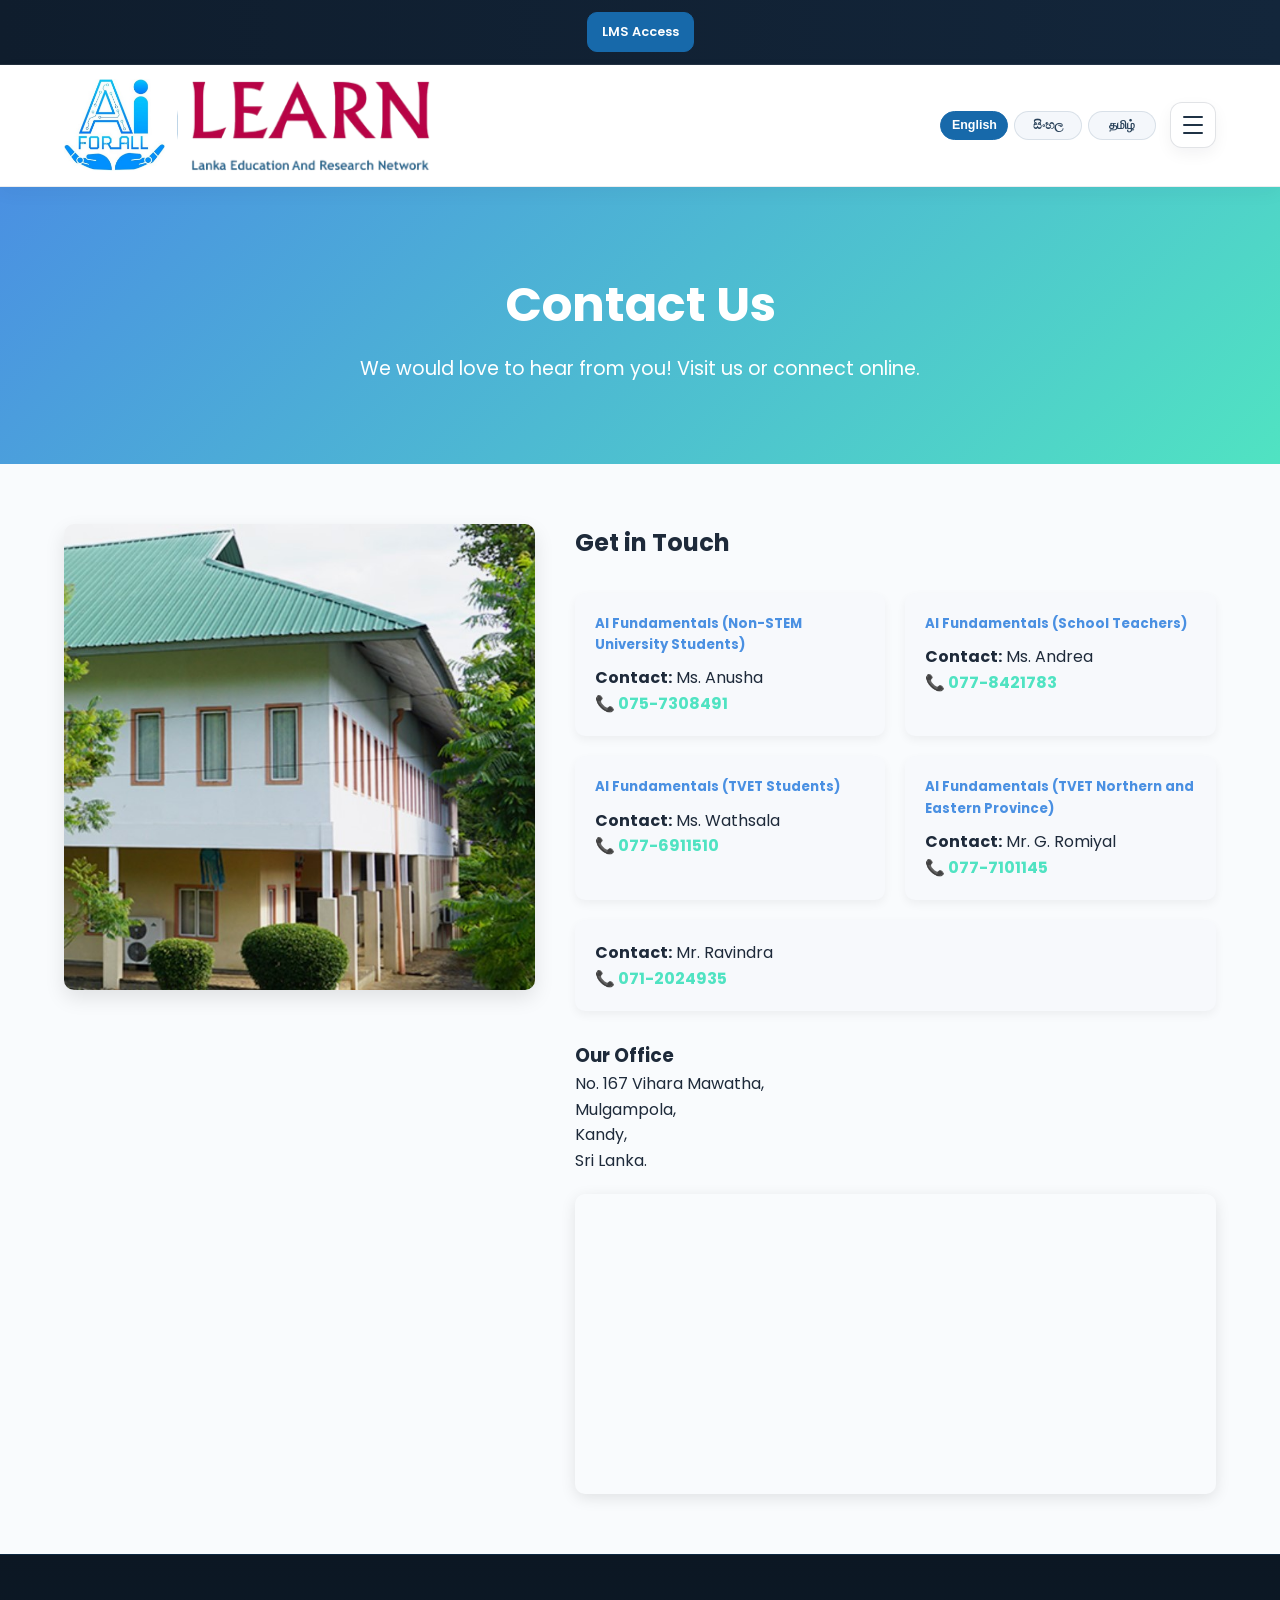
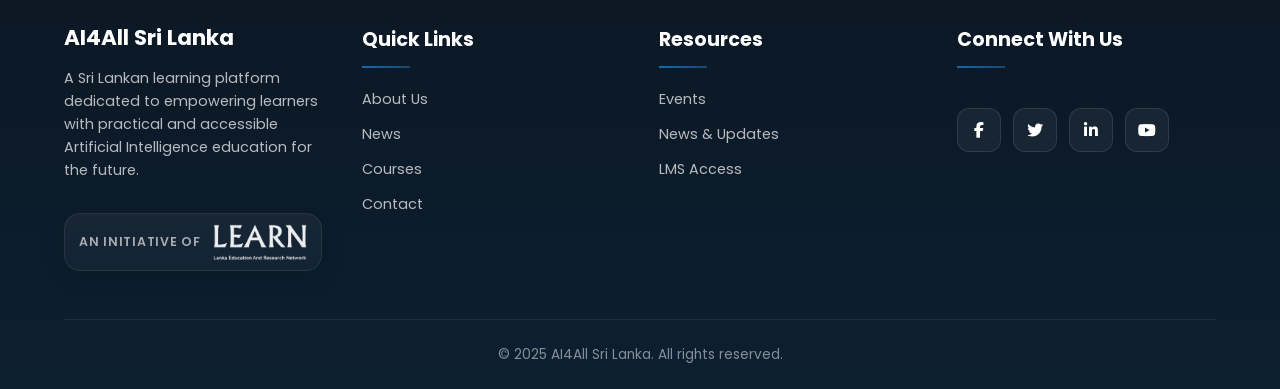
<file: contact.html>
<!DOCTYPE html>
<html lang="en">
<head>
    <meta charset="UTF-8">
    <meta name="viewport" content="width=device-width, initial-scale=1.0">
    <title
        data-i18n
        data-en="AISL Contact"
        data-si="AISL සම්බන්ධතා"
        data-ta="AISL தொடர்பு"
    >AISL Contact</title>
    <link href="https://fonts.googleapis.com/css2?family=Poppins:wght@300;400;500;600;700&display=swap" rel="stylesheet">
    <link rel="stylesheet" href="https://cdnjs.cloudflare.com/ajax/libs/font-awesome/6.4.0/css/all.min.css">
    <link rel="stylesheet" href="assets/css/contact.css?v=3.1">
    <link rel="stylesheet" href="assets/css/styles.css?v=3.1">
</head>
<body>
    <header id="header_main"></header>

    <main>
        <section class="contact-hero">
            <div class="container">
                <h1
                    id="title_contact"
                    data-i18n
                    data-en="Contact Us"
                    data-si="අප සමඟ සම්බන්ධ වන්න!"
                    data-ta="தொடர்பு கொள்ளவும் "
                >Contact Us</h1>

                <p
                    data-i18n
                    data-en="We would love to hear from you! Visit us or connect online."
                    data-si="ඔබගෙන් ඇසීමට අපි කැමතියි! අප වෙත පැමිණෙන්න හෝ අන්තර්ජාලයෙන් සම්බන්ධ වන්න."
                    data-ta="உங்களிடமிருந்து கருத்துகளை எதிர்பார்க்கிறோம்! எம்மை நேரில் சந்திக்கவும் அல்லது இணையவழியில் தொடர்பு கொள்ளவும்." "
                >
                    We would love to hear from you! Visit us or connect online.
                </p>
            </div>
        </section>

        <section class="contact-section">
            <div class="container contact-container">
                <div class="contact-image">
                    <img src="assets/images/contact_building.jpg" alt="Our Office Building">
                </div>

                <div class="contact-details">
                    <h2
                        data-i18n
                        data-en="Get in Touch"
                        data-si="සම්බන්ධ වන්න"
                        data-ta="தொடர்பில் இருங்கள்"
                    >Get in Touch</h2>

                    <div class="contact-cards">
                        <div class="contact-card">
                            <h5
                                data-i18n
                                data-en="AI Fundamentals (Non-STEM University Students)"
                                data-si="AI මූලික දැනුම (Non-STEM විශ්වවිද්‍යාල සිසුන්)"
                                data-ta="AI அடிப்படைகள் (STEM அல்லாத பல்கலைக்கழக மாணவர்கள்)"
                            >AI Fundamentals (Non-STEM University Students)</h5>

                            <p>
                                <strong
                                    data-i18n
                                    data-en="Contact:"
                                    data-si="සම්බන්ධතා:"
                                    data-ta="தொடர்பு:"
                                >Contact:</strong> Ms. Anusha
                            </p>

                            <a href="tel:0757308491">📞 075-7308491</a>
                        </div>

                        <div class="contact-card">
                            <h5
                                data-i18n
                                data-en="AI Fundamentals (School Teachers)"
                                data-si="AI මූලික දැනුම (පාසල් ගුරුවරුන්)"
                                data-ta="AI அடிப்படைகள்  (பாடசாலை ஆசிரியர்கள்)"
                            >AI Fundamentals (School Teachers)</h5>

                            <p>
                                <strong
                                    data-i18n
                                    data-en="Contact:"
                                    data-si="සම්බන්ධතා:"
                                    data-ta="தொடர்பு:"
                                >Contact:</strong> Ms. Andrea
                            </p>

                            <a href="tel:0778421783">📞 077-8421783</a>
                        </div>

                        <div class="contact-card">
                            <h5
                                data-i18n
                                data-en="AI Fundamentals (TVET Students)"
                                data-si="AI මූලික දැනුම (TVET සිසුන්)"
                                data-ta="AI அடிப்படைகள் (TVET மாணவர்கள்)"
                            >AI Fundamentals (TVET Students)</h5>

                            <p>
                                <strong
                                    data-i18n
                                    data-en="Contact:"
                                    data-si="සම්බන්ධතා:"
                                    data-ta="தொடர்பு:"
                                >Contact:</strong> Ms. Wathsala
                            </p>

                            <a href="tel:0776911510">📞 077-6911510</a>
                        </div>

                        <div class="contact-card">
                            <h5
                                data-i18n
                                data-en="AI Fundamentals (TVET Northern and Eastern Province)"
                                data-si="AI මූලික දැනුම (TVET උතුරු සහ නැගෙනහිර පළාත්)"
                                data-ta="AI அடிப்படைகள் (TVET வடக்கு மற்றும் கிழக்கு மாகாணம்)"
                            >AI Fundamentals (TVET Northern and Eastern Province)</h5>

                            <p>
                                <strong
                                    data-i18n
                                    data-en="Contact:"
                                    data-si="සම්බන්ධතා:"
                                    data-ta="தொடர்பு:"
                                >Contact:</strong> Mr. G. Romiyal
                            </p>

                            <a href="tel:0777101145">📞 077-7101145</a>
                        </div>

                        <div class="contact-card">
                            <p>
                                <strong
                                    data-i18n
                                    data-en="Contact:"
                                    data-si="සම්බන්ධතා:"
                                    data-ta="தொடர்பு:"
                                >Contact:</strong> Mr. Ravindra
                            </p>

                            <a href="tel:0712024935">📞 071-2024935</a>
                        </div>
                    </div>

                    <h3
                        data-i18n
                        data-en="Our Office"
                        data-si="අපගේ කාර්යාලය"
                        data-ta="எங்கள் முகவரி"
                    >Our Office</h3>

                    <p
                        data-i18n
                        data-en="No. 167 Vihara Mawatha,"
                        data-si="අංක 167 විහාර මාවත,"
                        data-ta="இல. 167, விகாரை மாவத்தை,"
                    >No. 167 Vihara Mawatha,</p>
                    <p
                        data-i18n
                        data-en="Mulgampola,"
                        data-si="මුල්ගම්පොළ,"
                        data-ta="முல்கம்பொலை,"
                    >Mulgampola,</p>
                    <p
                        data-i18n
                        data-en="Kandy,"
                        data-si="මහනුවර,"
                        data-ta="கண்டி,"
                    >Kandy,</p>
                    <p
                        data-i18n
                        data-en="Sri Lanka."
                        data-si="ශ්‍රී ලංකාව."
                        data-ta="இலங்கை."
                    >Sri Lanka.</p>

                    <div class="map-container">
                        <iframe src="https://www.google.com/maps/embed?pb=!1m14!1m8!1m3!1d550.6663486677503!2d80.61957529777193!3d7.27765593267922!3m2!1i1024!2i768!4f13.1!3m3!1m2!1s0x3ae369005fb1c6dd%3A0x4fe116613ed142fa!2sLanka%20Education%20And%20Research%20Network-%20LEARN!5e0!3m2!1sen!2slk!4v1775539073230!5m2!1sen!2slk" width="600" height="450" style="border:0;" allowfullscreen="" loading="lazy" referrerpolicy="no-referrer-when-downgrade"></iframe>
                    </div>
                </div>
            </div>
        </section>
    </main>

    <footer id="footer_main"></footer>
    
    <script src="assets/js/utils.js?v=3.1"></script>
    <script src="assets/js/script.js?v=3.1"></script>
    <script src="assets/js/contact.js?v=3.1"></script>
    <script src="assets/js/lang-tog-index.js?v=3.1"></script>
</body>
</html>
</file>
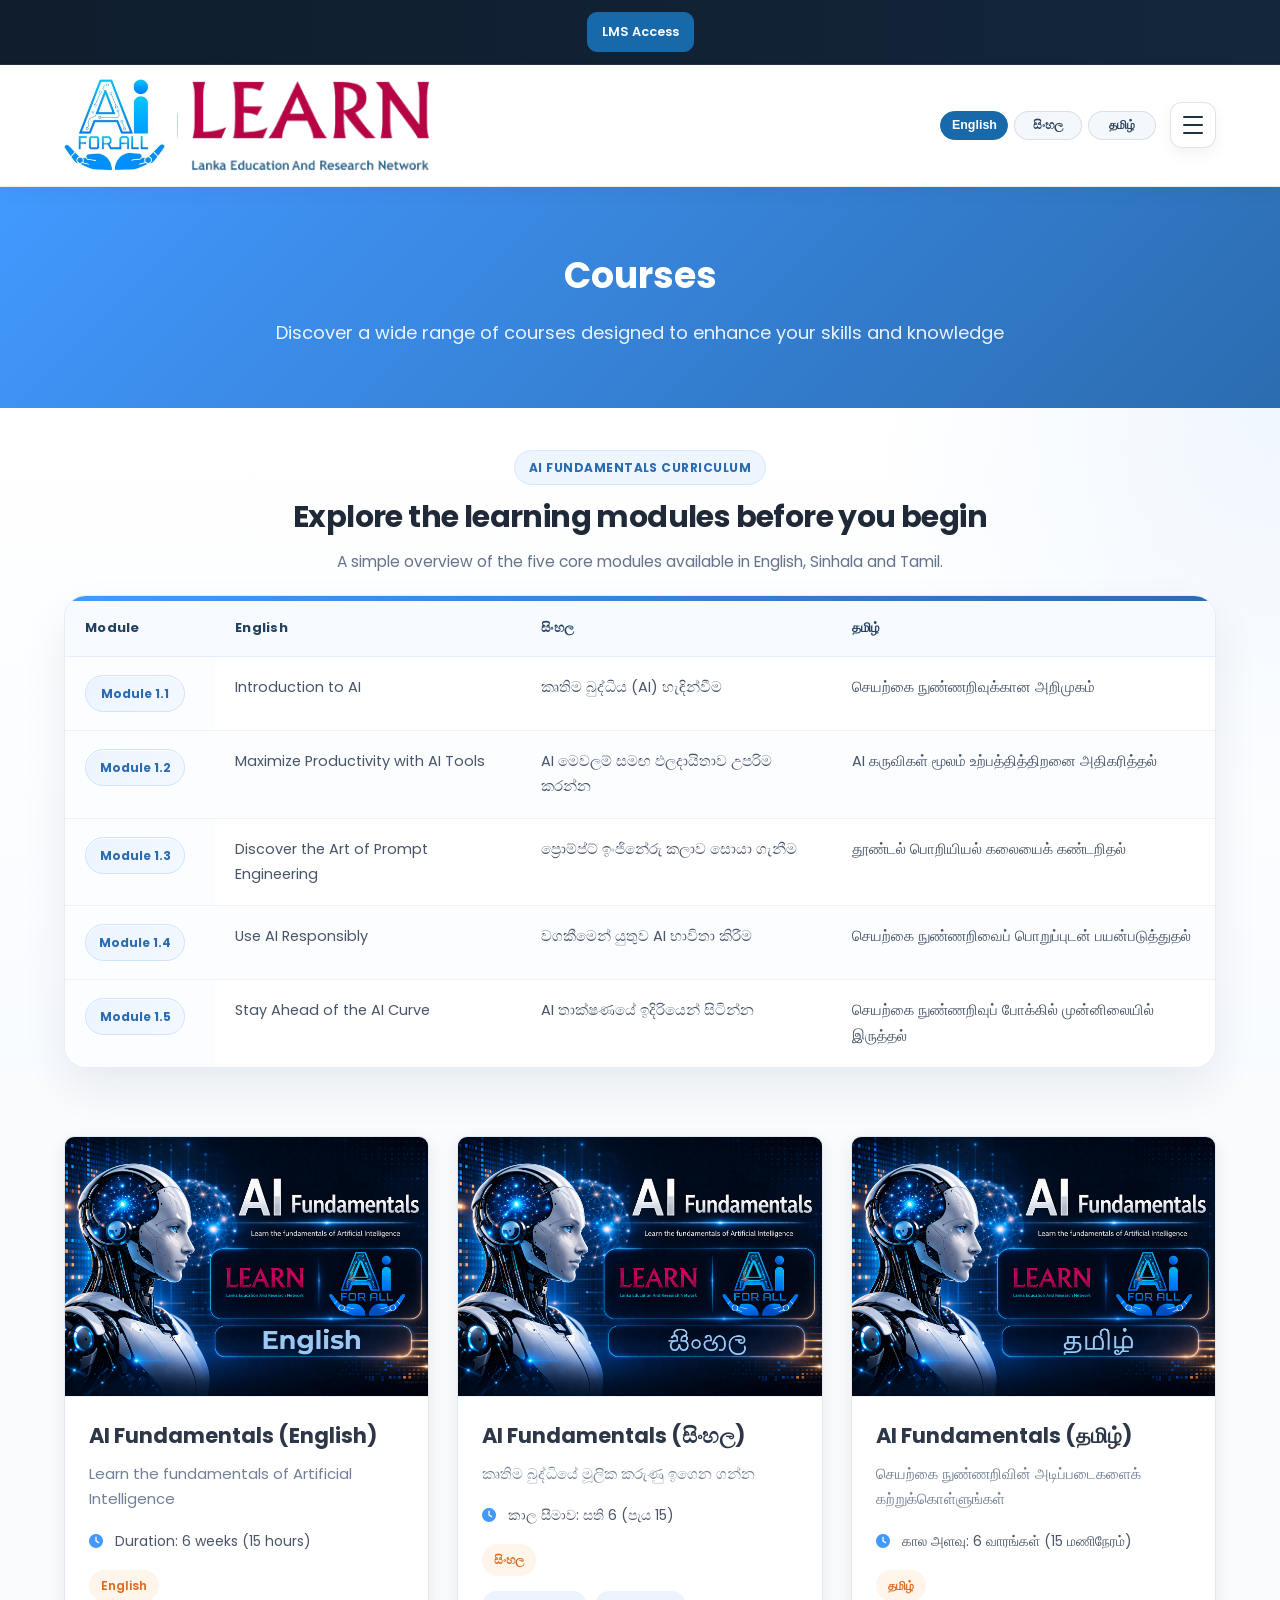
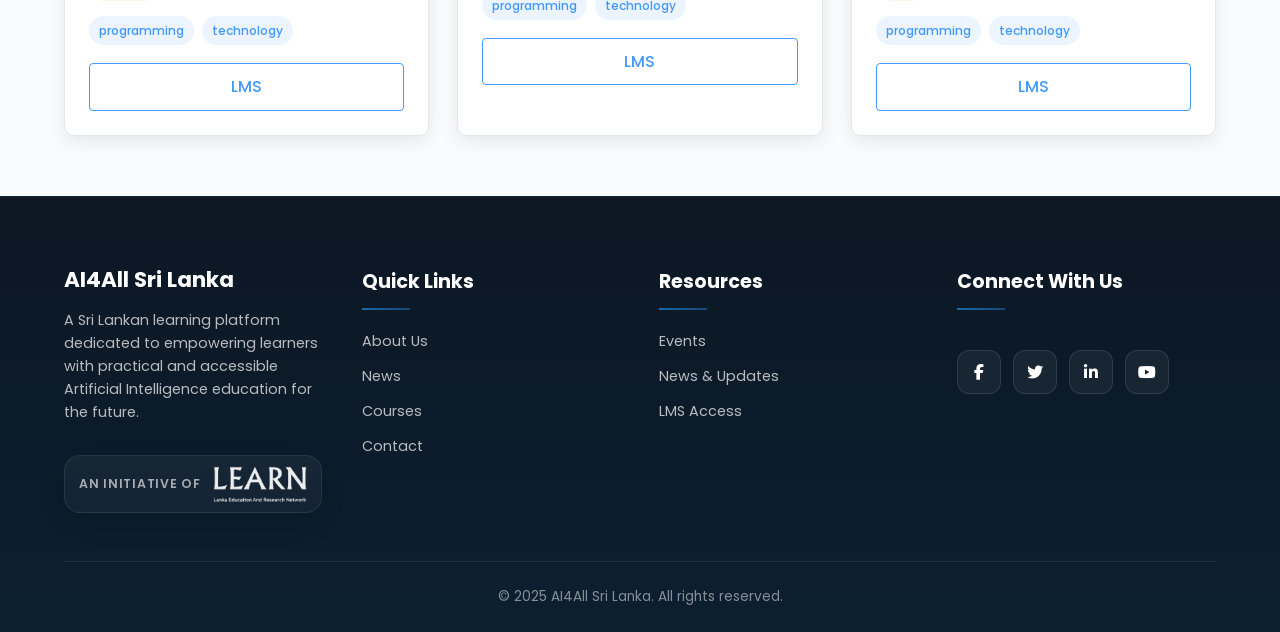
<file: courses.html>
<!DOCTYPE html>
<html lang="en">
<head>
    <meta charset="UTF-8">
    <meta name="viewport" content="width=device-width, initial-scale=1.0">
    <title>AI4All Courses</title>

    <link rel="stylesheet" href="assets/css/styles.css">
    <link rel="stylesheet" href="assets/css/courses.css">
    <link href="https://fonts.googleapis.com/css2?family=Poppins:wght@300;400;500;600;700&display=swap" rel="stylesheet">
    <link rel="stylesheet" href="https://cdnjs.cloudflare.com/ajax/libs/font-awesome/6.4.0/css/all.min.css">
</head>
<body>

    <header id="header_main"></header>

    <main>
        <section class="courses-header">
    <div class="container">
        <h1
            id="title_courses"
            data-i18n
            data-en="Courses"
            data-si="පාඨමාලා"
            data-ta="பாடநெறிகள்"
        >Courses</h1>

        <p
            data-i18n
            data-en="Discover a wide range of courses designed to enhance your skills and knowledge"
            data-si="ඔබගේ කුසලතා සහ දැනුම වැඩිදියුණු කිරීම සඳහා නිර්මාණය කර ඇති විවිධ පාඨමාලා රැසක් සොයා ගන්න"
            data-ta="உங்கள் திறன்களையும் அறிவையும் மேம்படுத்தும் வகையில் வடிவமைக்கப்பட்ட பரந்துபட்ட பாடநெறிகளைக் கண்டறியுங்கள்."
        >
            Discover a wide range of courses designed to enhance your skills and knowledge
        </p>
    </div>
</section>

<section class="course-modules-section">
    <div class="container">
        <div class="course-modules-head">
            <span
                class="course-modules-kicker"
                data-i18n
                data-en="AI Fundamentals Curriculum"
                data-si="AI Fundamentals පාඨමාලා සැලැස්ම"
                data-ta="செயற்கை நுண்ணறிவு அடிப்படைப் பாடத்திட்டம்"
            >AI Fundamentals Curriculum</span>

            <h2
                data-i18n
                data-en="Explore the learning modules before you begin"
                data-si="ආරම්භ කිරීමට පෙර ඉගෙනුම් මොඩියුල බලන්න"
                data-ta="தொடங்குவதற்கு முன் கற்றல் தொகுதிகளை ஆராயுங்கள்"
            >
                Explore the learning modules before you begin
            </h2>

            <p
                data-i18n
                data-en="A simple overview of the five core modules available in English, Sinhala and Tamil."
                data-si="ඉංග්‍රීසි, සිංහල සහ දෙමළ භාෂාවලින් ලබා ගත හැකි මූලික මොඩියුල පහ පිළිබඳ සරල සාරාංශයක්."
                data-ta="ஆங்கிலம், சிங்களம் மற்றும் தமிழ் ஆகிய மொழிகளில் கிடைக்கும் ஐந்து அடிப்படை அலகுகள்பற்றிய எளிய மேலோட்டப் பார்வை."
            >
                A simple overview of the five core modules available in English, Sinhala and Tamil.
            </p>

        </div>

        <div class="course-modules-table-shell">
            <table class="course-modules-table">
                <thead>
                    <tr>
                        <th
                            data-i18n
                            data-en="Module"
                            data-si="මොඩියුලය"
                            data-ta="தொகுதி"
                        >Module</th>
                        <th>English</th>
                        <th>සිංහල</th>
                        <th>தமிழ்</th>
                    </tr>
                </thead>

                <tbody>
                    <tr>
                        <td data-label="Module"><span class="module-pill">Module 1.1</span></td>
                        <td data-label="English">Introduction to AI</td>
                        <td data-label="සිංහල">කෘතිම බුද්ධිය (AI) හැඳින්වීම</td>
                        <td data-label="தமிழ்">செயற்கை நுண்ணறிவுக்கான அறிமுகம்</td>
                    </tr>

                    <tr>
                        <td data-label="Module"><span class="module-pill">Module 1.2</span></td>
                        <td data-label="English">Maximize Productivity with AI Tools</td>
                        <td data-label="සිංහල">AI මෙවලම් සමඟ ඵලදායිතාව උපරිම කරන්න</td>
                        <td data-label="தமிழ்">AI கருவிகள் மூலம் உற்பத்தித்திறனை அதிகரித்தல்</td>
                    </tr>

                    <tr>
                        <td data-label="Module"><span class="module-pill">Module 1.3</span></td>
                        <td data-label="English">Discover the Art of Prompt Engineering</td>
                        <td data-label="සිංහල">ප්‍රොම්ප්ට් ඉංජිනේරු කලාව සොයා ගැනීම</td>
                        <td data-label="தமிழ்">தூண்டல் பொறியியல் கலையைக் கண்டறிதல்</td>
                    </tr>

                    <tr>
                        <td data-label="Module"><span class="module-pill">Module 1.4</span></td>
                        <td data-label="English">Use AI Responsibly</td>
                        <td data-label="සිංහල">වගකීමෙන් යුතුව AI භාවිතා කිරීම</td>
                        <td data-label="தமிழ்">செயற்கை நுண்ணறிவைப் பொறுப்புடன் பயன்படுத்துதல்</td>
                    </tr>

                    <tr>
                        <td data-label="Module"><span class="module-pill">Module 1.5</span></td>
                        <td data-label="English">Stay Ahead of the AI Curve</td>
                        <td data-label="සිංහල">AI තාක්ෂණයේ ඉදිරියෙන් සිටින්න</td>
                        <td data-label="தமிழ்">செயற்கை நுண்ணறிவுப் போக்கில் முன்னிலையில் இருத்தல்</td>
                    </tr>
                </tbody>
            </table>
        </div>
    </div>
</section>

        <section class="courses-listing">
            <div class="container">
                <div class="courses-grid" id="coursesGrid">

                    <article class="course-card">
                        <div class="course-image">
                            <img src="assets/images/Course/English.png" alt="AI Fundamentals English Course">
                        </div>

                        <div class="course-content">
                            <h3 class="course-title">AI Fundamentals (English)</h3>
                            <p class="course-description">
                                Learn the fundamentals of Artificial Intelligence
                            </p>

                            <div class="course-details">
                                <div class="course-detail">
                                    <i class="fas fa-clock"></i>
                                    <span>Duration: 6 weeks (15 hours)</span>
                                </div>
                            </div>

                            <div class="course-language">English</div>

                            <div class="course-tags">
                                <span class="course-tag">programming</span>
                                <span class="course-tag">technology</span>
                            </div>

                            <div class="course-actions">
                                <a href="https://ai4all.aisrilanka.org/lms/" class="btn-outline">
                                    LMS
                                </a>
                            </div>
                        </div>
                    </article>

                    <article class="course-card">
                        <div class="course-image">
                            <img src="assets/images/Course/Sinhala.png" alt="AI Fundamentals Sinhala Course">
                        </div>

                        <div class="course-content">
                            <h3 class="course-title">AI Fundamentals (සිංහල)</h3>
                            <p class="course-description">
                                කෘතිම බුද්ධියේ මූලික කරුණු ඉගෙන ගන්න
                            </p>

                            <div class="course-details">
                                <div class="course-detail">
                                    <i class="fas fa-clock"></i>
                                    <span>කාල සීමාව: සති 6 (පැය 15)</span>
                                </div>
                            </div>

                            <div class="course-language">සිංහල</div>

                            <div class="course-tags">
                                <span class="course-tag">programming</span>
                                <span class="course-tag">technology</span>
                            </div>

                            <div class="course-actions">
                                <a href="https://ai4all.aisrilanka.org/lms/" class="btn-outline">
                                    LMS
                                </a>
                            </div>
                        </div>
                    </article>

                    <article class="course-card">
                        <div class="course-image">
                            <img src="assets/images/Course/Tamil.png" alt="AI Fundamentals Tamil Course">
                        </div>

                        <div class="course-content">
                            <h3 class="course-title">AI Fundamentals (தமிழ்)</h3>
                            <p class="course-description">
                                செயற்கை நுண்ணறிவின் அடிப்படைகளைக் கற்றுக்கொள்ளுங்கள்
                            </p>

                            <div class="course-details">
                                <div class="course-detail">
                                    <i class="fas fa-clock"></i>
                                    <span>கால அளவு: 6 வாரங்கள் (15 மணிநேரம்)</span>
                                </div>
                            </div>

                            <div class="course-language">தமிழ்</div>

                            <div class="course-tags">
                                <span class="course-tag">programming</span>
                                <span class="course-tag">technology</span>
                            </div>

                            <div class="course-actions">
                                <a href="https://ai4all.aisrilanka.org/lms/" class="btn-outline">
                                    LMS
                                </a>
                            </div>
                        </div>
                    </article>

                </div>

                <div class="no-results" id="noResults" style="display: none;">
                    <i class="fas fa-search"></i>
                    <h3>No courses found</h3>
                    <p>Please try again later.</p>
                </div>
            </div>
        </section>
        
    </main>

    <footer id="footer_main"></footer>

    <script src="assets/js/utils.js"></script>
<script src="assets/js/script.js"></script>
<script src="assets/js/lang-tog-index.js"></script>
<script>
    waitForElement('#title_courses', function(element) {
        element.classList.add('active');
    });
</script>
</body>
</html>
</file>
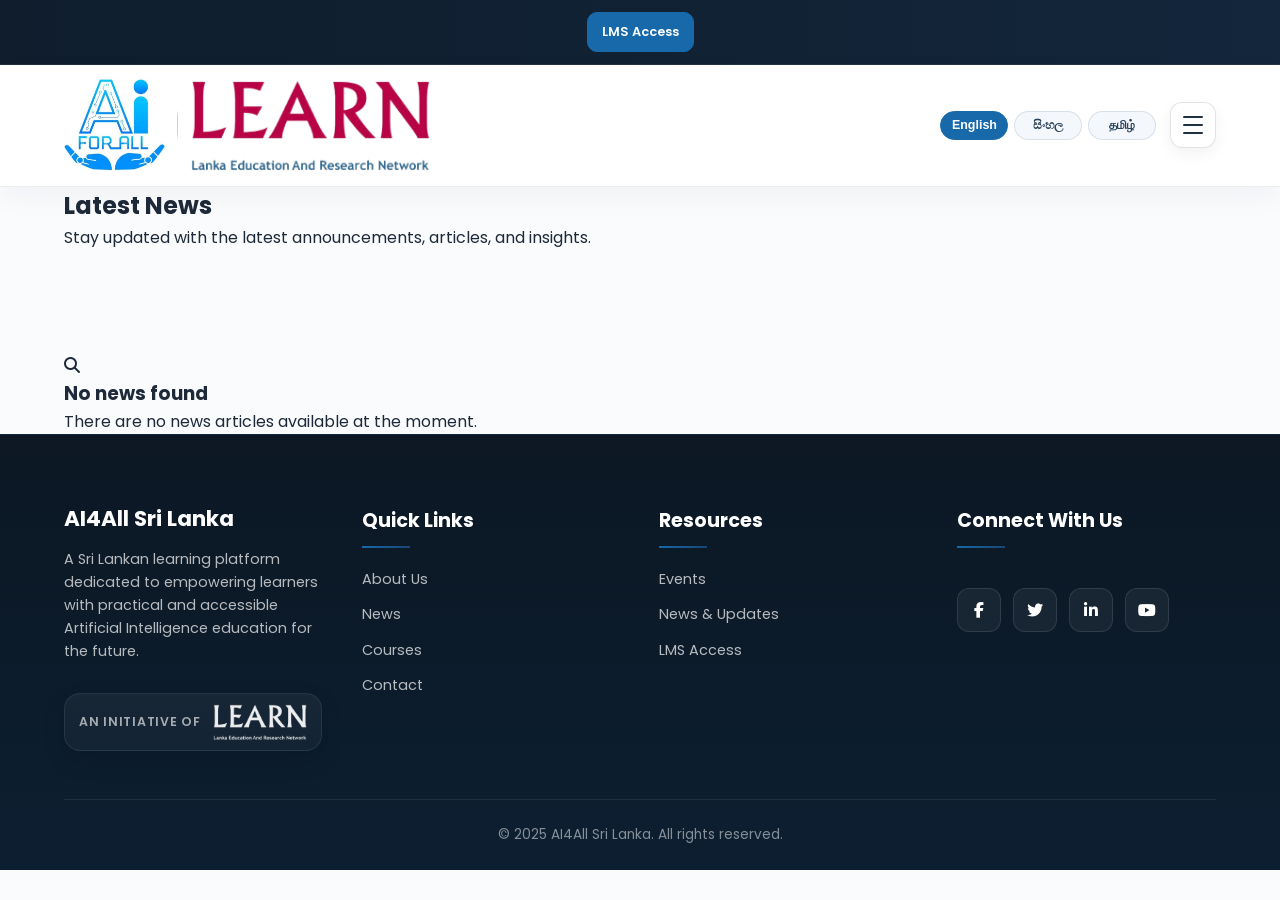
<file: news.html>
<!DOCTYPE html>
<html lang="en">
<head>
    <meta charset="UTF-8">
    <meta name="viewport" content="width=device-width, initial-scale=1.0">
    <title>AISL News</title>
    <link rel="stylesheet" href="assets/css/styles.css">
    <link rel="stylesheet" href="assets/css/news.css">
    <link href="https://fonts.googleapis.com/css2?family=Poppins:wght@300;400;500;600;700&display=swap" rel="stylesheet">
    <link rel="stylesheet" href="https://cdnjs.cloudflare.com/ajax/libs/font-awesome/6.4.0/css/all.min.css">
</head>
<body>
    <header id="header_main">
        <!-- Header content will be loaded by utils.js -->
    </header>
    <main>
    <section class="scholarships-header">
    <div class="container">
        <h1
            id="title_news"
            data-i18n
            data-en="Latest News"
            data-si="නවතම පුවත්"
            data-ta="சமீபத்திய செய்திகள்"
        >Latest News</h1>

        <p
            data-i18n
            data-en="Stay updated with the latest announcements, articles, and insights."
            data-si="නවතම නිවේදන, ලිපි සහ අවබෝධයන් සමඟ යාවත්කාලීනව සිටින්න."
            data-ta="சமீபத்திய அறிவிப்புகள், கட்டுரைகள் மற்றும் நுண்ணோக்குப் புதுப்பிப்புகளுக்காக எம்முடன் இணைந்திருங்கள்."
        >
            Stay updated with the latest announcements, articles, and insights.
        </p>
    </div>
</section>
    <br><br><br><br>
    <section class="scholarships-listing">
        <div class="container">
            <div class="scholarships-grid" id="newsGrid">
                <!-- News cards will be dynamically inserted here -->
            </div>
            <div class="no-results" id="noNews" style="display: none;">
                <i class="fas fa-search"></i>
                <h3>No news found</h3>
                <p>There are no news articles available at the moment.</p>
            </div>
        </div>
    </section>
</main>

    <footer id="footer_main">
        <!-- Footer content will be loaded by utils.js -->
    </footer>
   <script src="assets/js/utils.js"></script>
<script src="assets/js/script.js"></script>
<script src="assets/js/news.js"></script>
<script src="assets/js/lang-tog-index.js"></script>
</body>
</html>
</html>
</file>
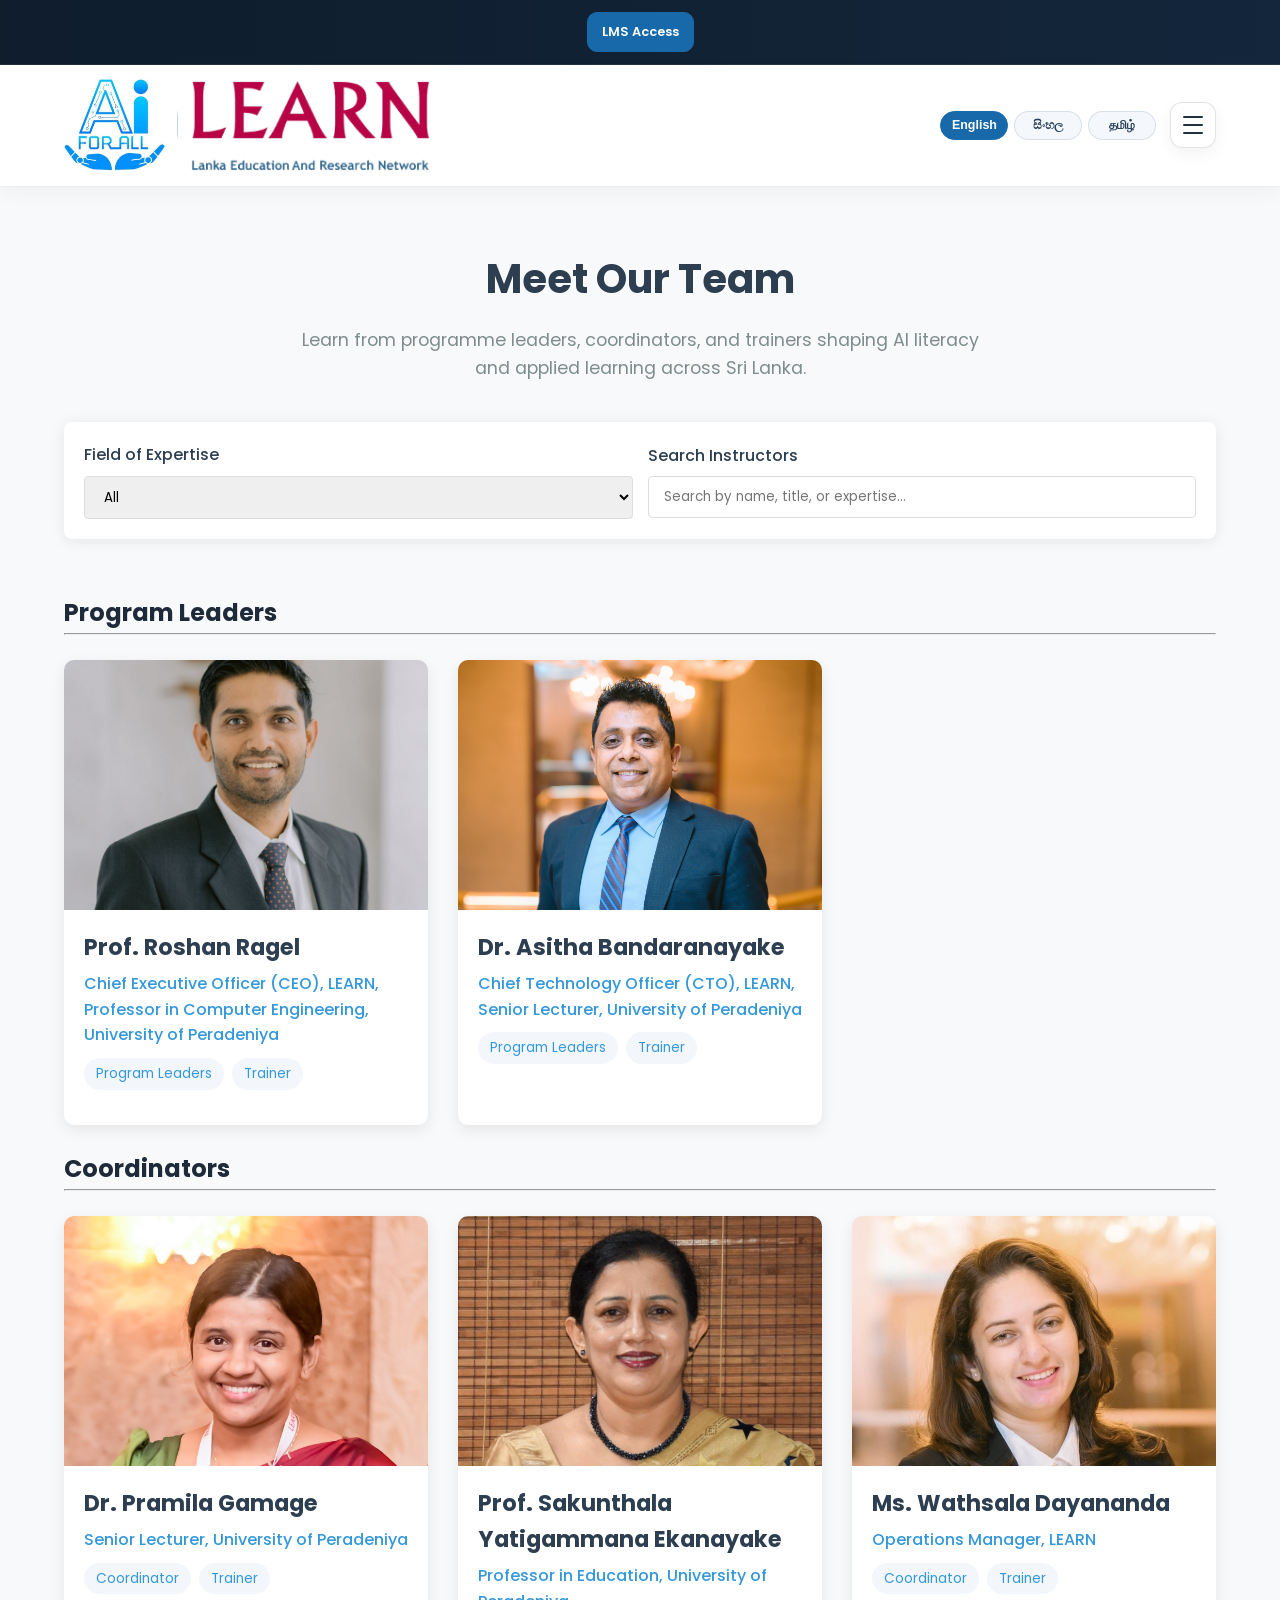
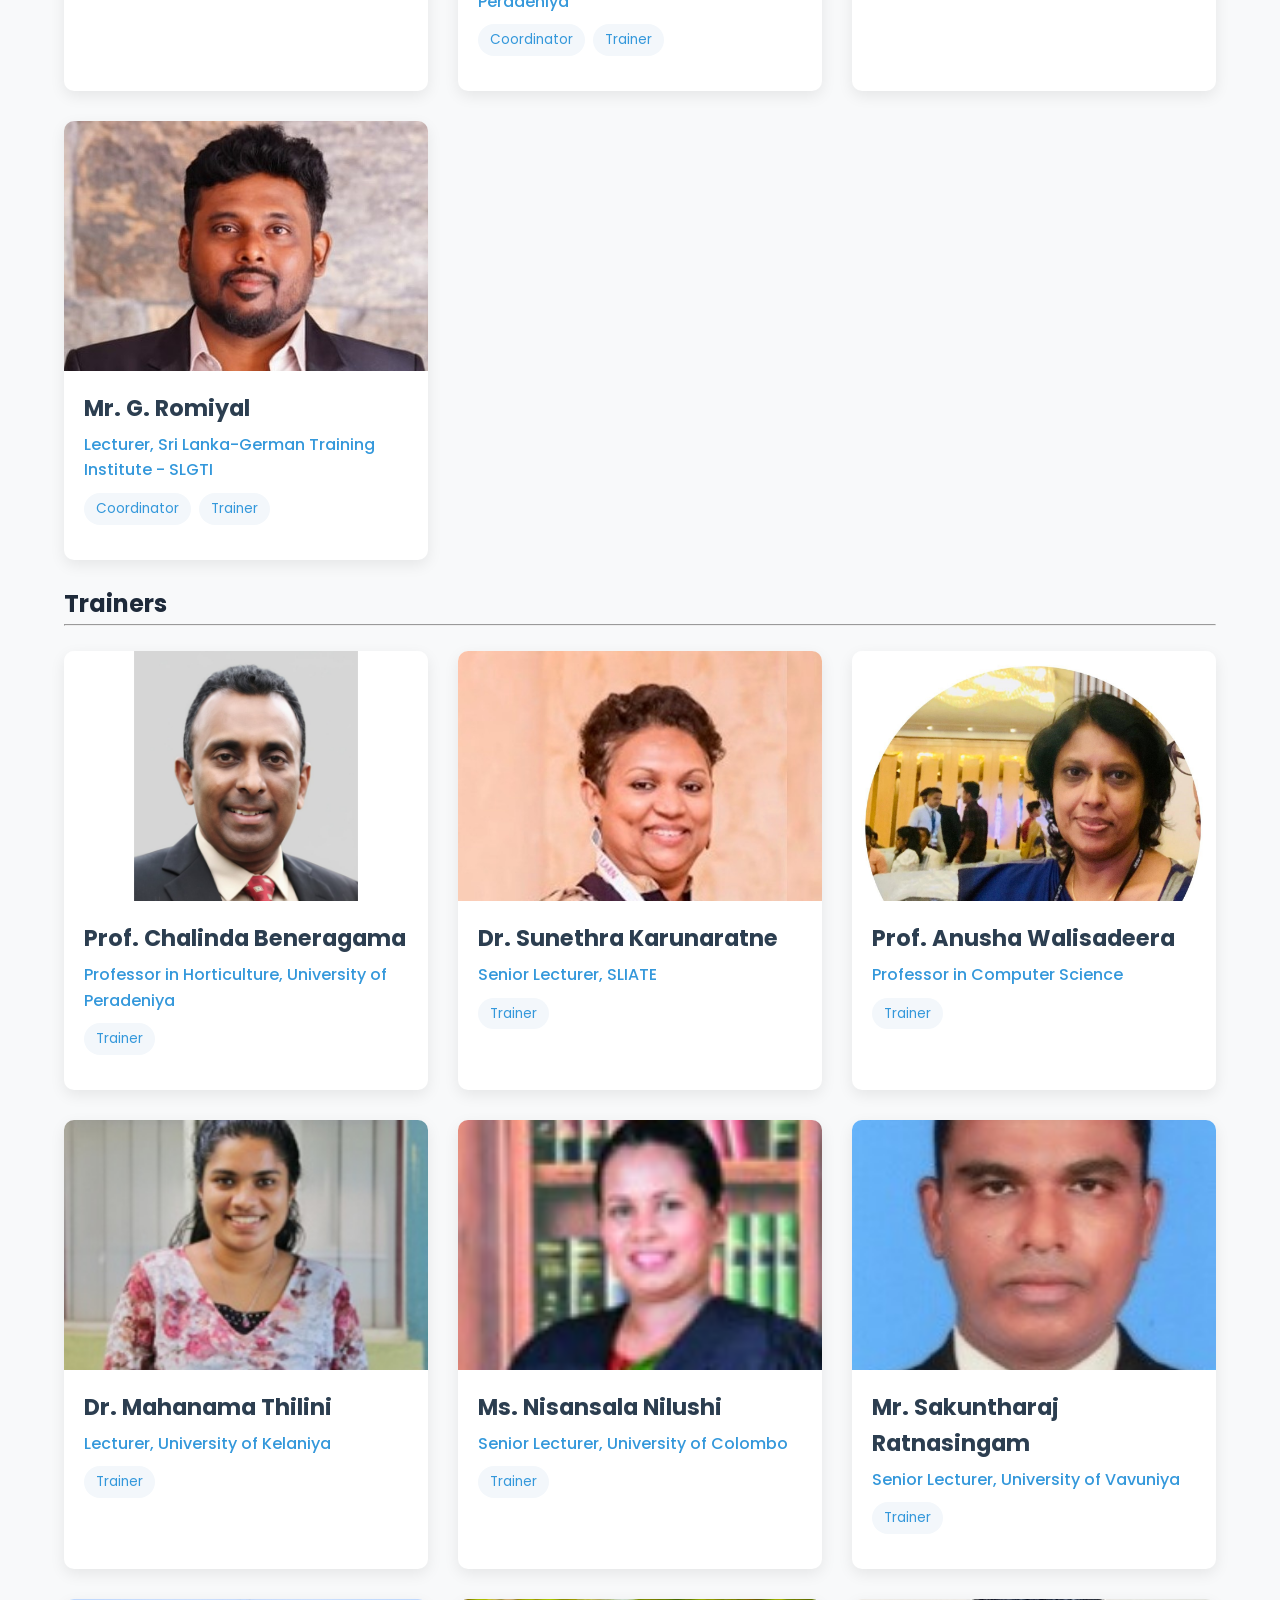
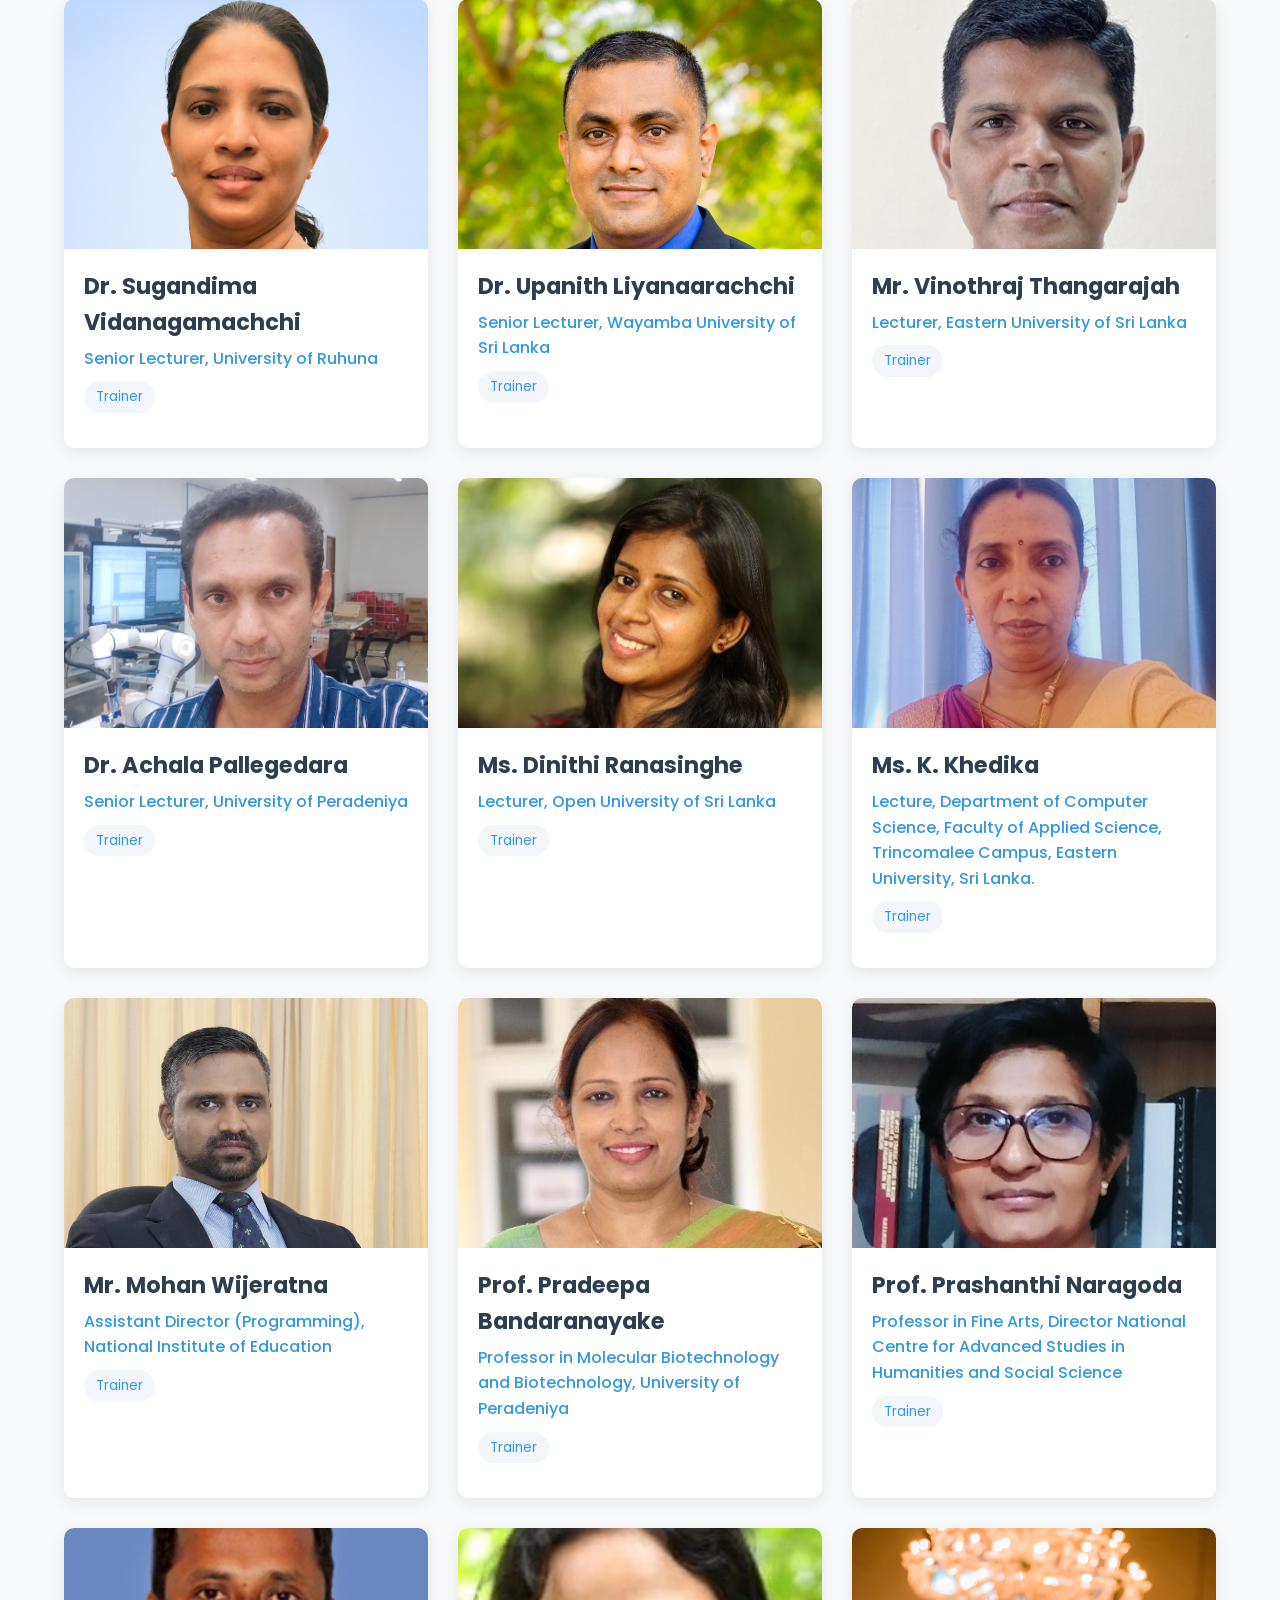
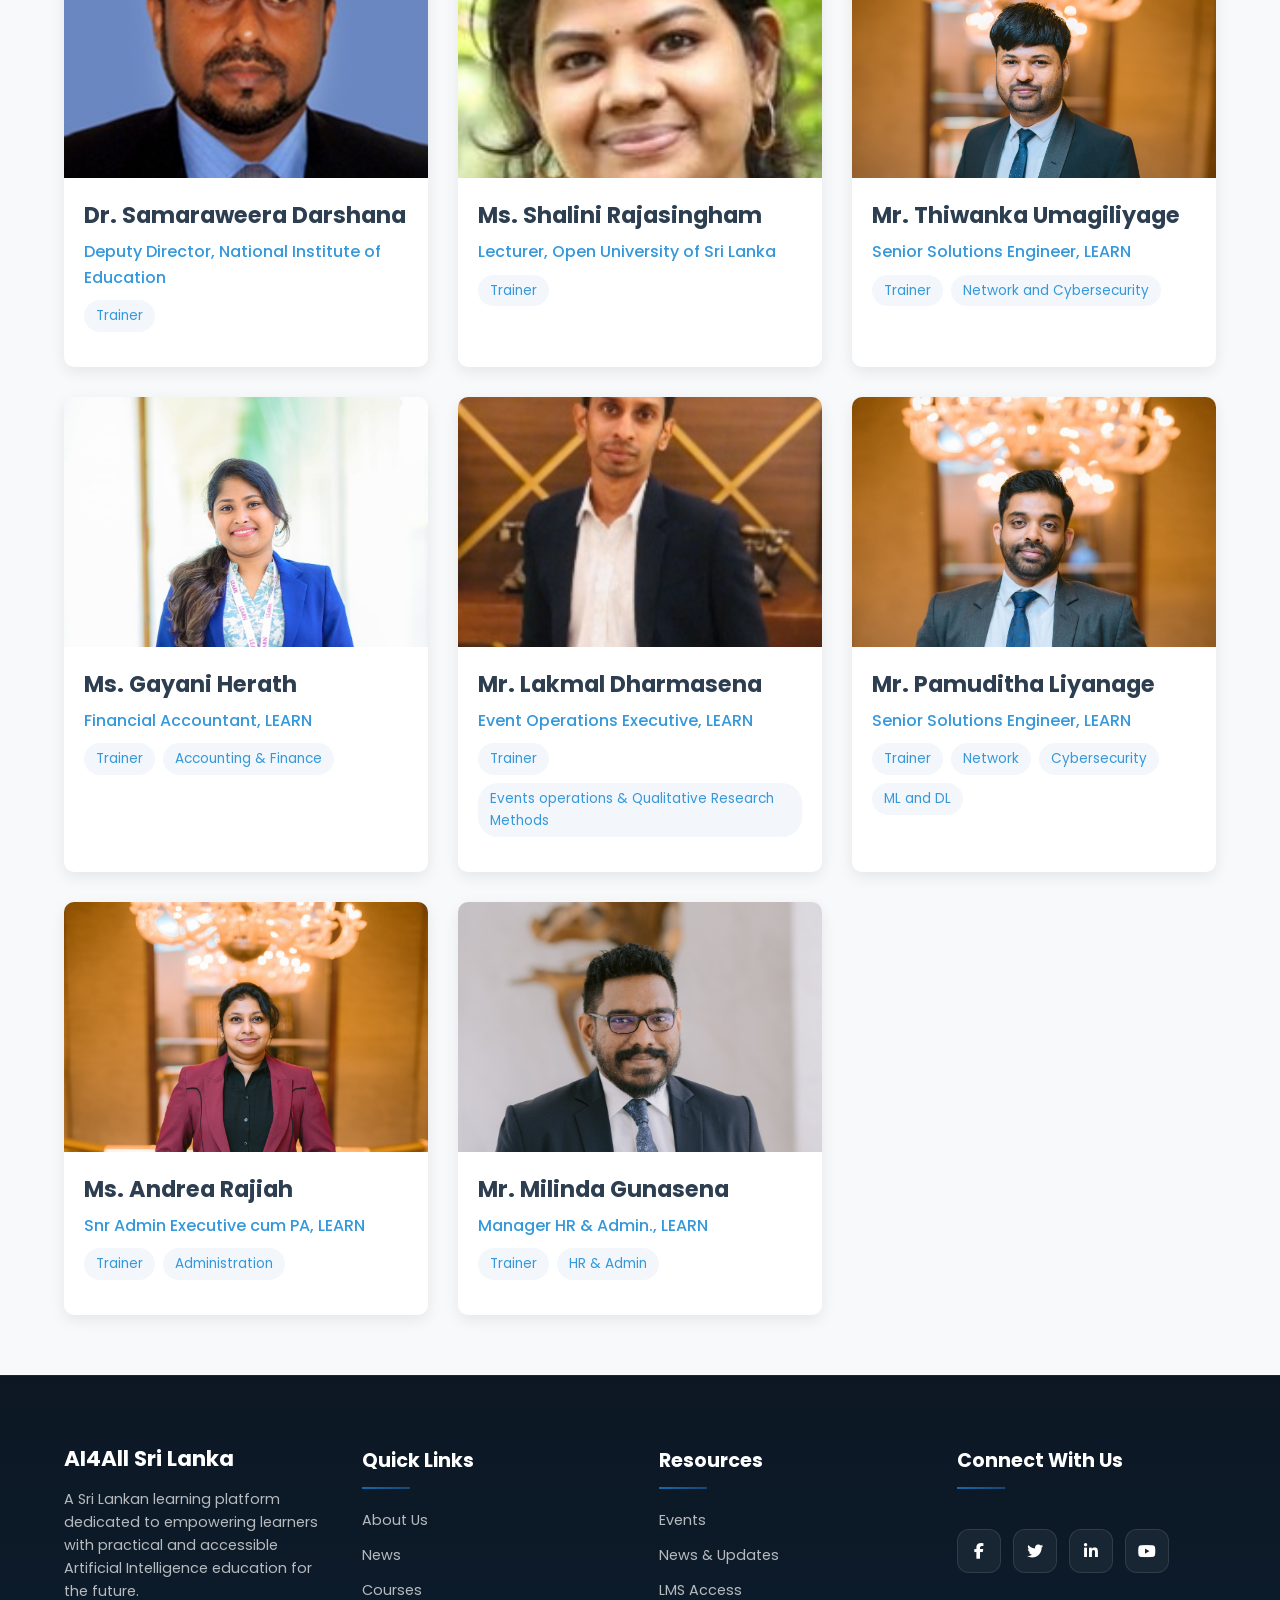
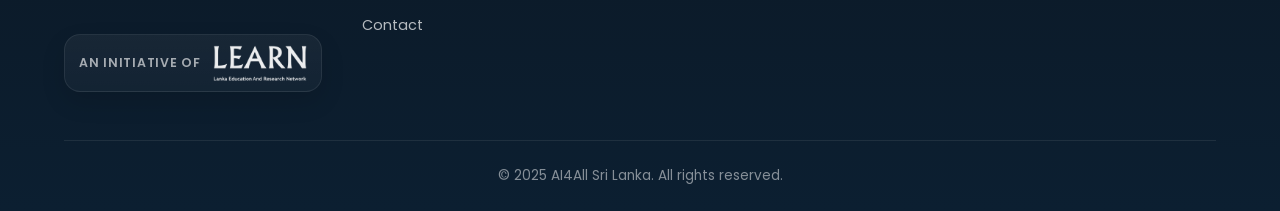
<file: people.html>
<!DOCTYPE html>
<html lang="en">
<head>
    <meta charset="UTF-8">
    <meta name="viewport" content="width=device-width, initial-scale=1.0">
    <title>AISL Instructors</title>
    <link rel="stylesheet" href="assets/css/styles.css?v=3.1">
    <link rel="stylesheet" href="assets/css/people.css?v=3.1">
    <link href="https://fonts.googleapis.com/css2?family=Poppins:wght@300;400;500;600;700&display=swap" rel="stylesheet">
    <link rel="stylesheet" href="https://cdnjs.cloudflare.com/ajax/libs/font-awesome/6.4.0/css/all.min.css">
    <style>
    </style>
</head>
<body>
    <header id="header_main">
    </header>

    <main>
        <section class="instructors-section">
            <div class="container">
                <div class="instructors-header">
    <h1
        id="title_people"
        data-i18n
        data-en="Meet Our Team"
        data-si="අපගේ කණ්ඩායම හමුවන්න"
        data-ta="எமது குழுவைச் சந்தியுங்கள்"
    >Meet Our Team</h1>

    <p
        data-i18n
        data-en="Learn from programme leaders, coordinators, and trainers shaping AI literacy and applied learning across Sri Lanka."
        data-si="ශ්‍රී ලංකාව පුරා AI දැනුවත්භාවය සහ ප්‍රායෝගික ඉගෙනීම හැඩගස්වන වැඩසටහන් නායකයින්, සම්බන්ධීකාරකයින් සහ පුහුණුකරුවන්ගෙන් ඉගෙන ගන්න."
        data-ta="இலங்கை முழுவதும் உள்ள செயற்கை நுண்ணறிவு அறிவாற்றலையும் பயன்பாட்டுக் கற்றலையும் வடிவமைக்கும் திட்டத் தலைவர்கள், ஒருங்கிணைப்பாளர்கள் மற்றும் பயிற்றுநர்களிடமிருந்து கற்றுக்கொள்ளுங்கள்."
    >
        Learn from programme leaders, coordinators, and trainers shaping AI literacy and applied learning across Sri Lanka.
    </p>
</div>

                <div class="instructors-filter">
                    <div class="filter-container">
                        <div class="filter-item">
                            <label for="fieldFilter">Field of Expertise</label>
                            <select id="fieldFilter">
                                <option value="all">All</option>
                                <option value="program-leaders">Program Leaders</option>
                                <option value="coordinator">Coordinator</option>
                                <option value="trainer">Trainer</option>
                                <option value="network-and-cybersecurity">Network and Cybersecurity</option>
                                <option value="accounting-and-finance">Accounting &amp; Finance</option>
                                <option value="events-operations-and-qualitative-research-methods">Events operations &amp; Qualitative Research Methods</option>
                                <option value="network">Network</option>
                                <option value="cybersecurity">Cybersecurity</option>
                                <option value="ml-and-dl">ML and DL</option>
                                <option value="administration">Administration</option>
                                <option value="hr-and-admin">HR &amp; Admin</option>
                            </select>
                        </div>

                        <div class="filter-item">
                            <label for="searchInstructor">Search Instructors</label>
                            <input type="text" id="searchInstructor" placeholder="Search by name, title, or expertise...">
                        </div>
                    </div>
                </div>

                <div class="instructors-grid" id="instructorsGrid">
                    <br>
                    <h2
                        data-i18n
                        data-en="Program Leaders"
                        data-si="වැඩසටහන් නායකයින්"
                        data-ta="திட்டத் தலைவர்கள்"
                    >Program Leaders</h2>
                    <hr>
                    <br>
                    <div class="program_leaders" id="program_leaders">
                        <!-- To add a new person later, copy one instructor-card block, paste it inside the correct section, and only change the data fields + text. -->

                        <div class="instructor-card"
                             data-name="Prof. Roshan Ragel"
                             data-title="Chief Executive Officer (CEO), LEARN, Professor in Computer Engineering, University of Peradeniya"
                             data-fields="program-leaders trainer">
                            <div class="instructor-image">
                                <img src="assets/images/People/ceo.jpg" alt="Prof. Roshan Ragel">
                            </div>
                            <div class="instructor-info">
                                <h3 class="instructor-name">Prof. Roshan Ragel</h3>
                                <p class="instructor-title">Chief Executive Officer (CEO), LEARN, Professor in Computer Engineering, University of Peradeniya</p>
                                <div class="instructor-expertise">
                                    <span class="expertise-tag">Program Leaders</span>
                                    <span class="expertise-tag">Trainer</span>
                                </div>
                            </div>
                        </div>

                        <div class="instructor-card"
                             data-name="Dr. Asitha Bandaranayake"
                             data-title="Chief Technology Officer (CTO), LEARN, Senior Lecturer, University of Peradeniya"
                             data-fields="program-leaders trainer">
                            <div class="instructor-image">
                                <img src="assets/images/People/Asitha Bandaranayake.jpg" alt="Dr. Asitha Bandaranayake">
                            </div>
                            <div class="instructor-info">
                                <h3 class="instructor-name">Dr. Asitha Bandaranayake</h3>
                                <p class="instructor-title">Chief Technology Officer (CTO), LEARN, Senior Lecturer, University of Peradeniya</p>
                                <div class="instructor-expertise">
                                    <span class="expertise-tag">Program Leaders</span>
                                    <span class="expertise-tag">Trainer</span>
                                </div>
                            </div>
                        </div>
                    </div>

                    <br>
                    <h2
                        data-i18n
                        data-en="Coordinators"
                        data-si="සම්බන්ධීකාරකයින්"
                        data-ta="ஒருங்கிணைப்பாளர்கள்"
                    >Coordinators</h2>
                    <hr>
                    <br>
                    <div class="program_coordinators" id="program_coordinators">
                        <div class="instructor-card"
                             data-name="Dr. Pramila Gamage"
                             data-title="Senior Lecturer, University of Peradeniya"
                             data-fields="coordinator trainer">
                            <div class="instructor-image">
                                <img src="assets/images/People/pramila.jpg" alt="Dr. Pramila Gamage">
                            </div>
                            <div class="instructor-info">
                                <h3 class="instructor-name">Dr. Pramila Gamage</h3>
                                <p class="instructor-title">Senior Lecturer, University of Peradeniya</p>
                                <div class="instructor-expertise">
                                    <span class="expertise-tag">Coordinator</span>
                                    <span class="expertise-tag">Trainer</span>
                                </div>
                            </div>
                        </div>

                        <div class="instructor-card"
                             data-name="Prof. Sakunthala Yatigammana Ekanayake"
                             data-title="Professor in Education, University of Peradeniya"
                             data-fields="coordinator trainer">
                            <div class="instructor-image">
                                <img src="assets/images/People/profsakunthala.jpg" alt="Prof. Sakunthala Yatigammana Ekanayake">
                            </div>
                            <div class="instructor-info">
                                <h3 class="instructor-name">Prof. Sakunthala Yatigammana Ekanayake</h3>
                                <p class="instructor-title">Professor in Education, University of Peradeniya</p>
                                <div class="instructor-expertise">
                                    <span class="expertise-tag">Coordinator</span>
                                    <span class="expertise-tag">Trainer</span>
                                </div>
                            </div>
                        </div>

                        <div class="instructor-card"
                             data-name="Ms. Wathsala Dayananda"
                             data-title="Operations Manager, LEARN"
                             data-fields="coordinator trainer">
                            <div class="instructor-image">
                                <img src="assets/images/People/watsala.jpeg" alt="Ms. Wathsala Dayananda">
                            </div>
                            <div class="instructor-info">
                                <h3 class="instructor-name">Ms. Wathsala Dayananda</h3>
                                <p class="instructor-title">Operations Manager, LEARN</p>
                                <div class="instructor-expertise">
                                    <span class="expertise-tag">Coordinator</span>
                                    <span class="expertise-tag">Trainer</span>
                                </div>
                            </div>
                        </div>

                        <div class="instructor-card"
                             data-name="Mr. G. Romiyal"
                             data-title="Lecturer, Sri Lanka-German Training Institute - SLGTI"
                             data-fields="coordinator trainer">
                            <div class="instructor-image">
                                <img src="assets/images/People/mrromiyal.jpg" alt="Mr. G. Romiyal">
                            </div>
                            <div class="instructor-info">
                                <h3 class="instructor-name">Mr. G. Romiyal</h3>
                                <p class="instructor-title">Lecturer, Sri Lanka-German Training Institute - SLGTI</p>
                                <div class="instructor-expertise">
                                    <span class="expertise-tag">Coordinator</span>
                                    <span class="expertise-tag">Trainer</span>
                                </div>
                            </div>
                        </div>
                    </div>

                    <br>
                    <h2
                        data-i18n
                        data-en="Trainers"
                        data-si="පුහුණුකරුවන්"
                        data-ta="பயிற்றுநர்கள்"
                    >Trainers</h2>
                    <hr>
                    <br>
                    <div class="program_trainers" id="program_trainer">
                        <div class="instructor-card"
                             data-name="Prof. Chalinda Beneragama"
                             data-title="Professor in Horticulture, University of Peradeniya"
                             data-fields="trainer">
                            <div class="instructor-image">
                                <img src="assets/images/People/profchalinda.jpg" alt="Prof. Chalinda Beneragama">
                            </div>
                            <div class="instructor-info">
                                <h3 class="instructor-name">Prof. Chalinda Beneragama</h3>
                                <p class="instructor-title">Professor in Horticulture, University of Peradeniya</p>
                                <div class="instructor-expertise">
                                    <span class="expertise-tag">Trainer</span>
                                </div>
                            </div>
                        </div>

                        <div class="instructor-card"
                             data-name="Dr. Sunethra Karunaratne"
                             data-title="Senior Lecturer, SLIATE"
                             data-fields="trainer">
                            <div class="instructor-image">
                                <img src="assets/images/People/drsunetra.jpg" alt="Dr. Sunethra Karunaratne">
                            </div>
                            <div class="instructor-info">
                                <h3 class="instructor-name">Dr. Sunethra Karunaratne</h3>
                                <p class="instructor-title">Senior Lecturer, SLIATE</p>
                                <div class="instructor-expertise">
                                    <span class="expertise-tag">Trainer</span>
                                </div>
                            </div>
                        </div>

                        <div class="instructor-card"
                             data-name="Prof. Anusha Walisadeera"
                             data-title="Professor in Computer Science"
                             data-fields="trainer">
                            <div class="instructor-image">
                                <img src="assets/images/People/profanusha.jpg" alt="Prof. Anusha Walisadeera">
                            </div>
                            <div class="instructor-info">
                                <h3 class="instructor-name">Prof. Anusha Walisadeera</h3>
                                <p class="instructor-title">Professor in Computer Science</p>
                                <div class="instructor-expertise">
                                    <span class="expertise-tag">Trainer</span>
                                </div>
                            </div>
                        </div>

                        <div class="instructor-card"
                             data-name="Dr. Mahanama Thilini"
                             data-title="Lecturer, University of Kelaniya"
                             data-fields="trainer">
                            <div class="instructor-image">
                                <img src="assets/images/People/drmahanama.jpg" alt="Dr. Mahanama Thilini">
                            </div>
                            <div class="instructor-info">
                                <h3 class="instructor-name">Dr. Mahanama Thilini</h3>
                                <p class="instructor-title">Lecturer, University of Kelaniya</p>
                                <div class="instructor-expertise">
                                    <span class="expertise-tag">Trainer</span>
                                </div>
                            </div>
                        </div>

                        <div class="instructor-card"
                             data-name="Ms. Nisansala Nilushi"
                             data-title="Senior Lecturer, University of Colombo"
                             data-fields="trainer">
                            <div class="instructor-image">
                                <img src="assets/images/People/msnisansala.jpg" alt="Ms. Nisansala Nilushi">
                            </div>
                            <div class="instructor-info">
                                <h3 class="instructor-name">Ms. Nisansala Nilushi</h3>
                                <p class="instructor-title">Senior Lecturer, University of Colombo</p>
                                <div class="instructor-expertise">
                                    <span class="expertise-tag">Trainer</span>
                                </div>
                            </div>
                        </div>

                        <div class="instructor-card"
                             data-name="Mr. Sakuntharaj Ratnasingam"
                             data-title="Senior Lecturer, University of Vavuniya"
                             data-fields="trainer">
                            <div class="instructor-image">
                                <img src="assets/images/People/mrsakuntharaj.jpg" alt="Mr. Sakuntharaj Ratnasingam">
                            </div>
                            <div class="instructor-info">
                                <h3 class="instructor-name">Mr. Sakuntharaj Ratnasingam</h3>
                                <p class="instructor-title">Senior Lecturer, University of Vavuniya</p>
                                <div class="instructor-expertise">
                                    <span class="expertise-tag">Trainer</span>
                                </div>
                            </div>
                        </div>

                        <div class="instructor-card"
                             data-name="Dr. Sugandima Vidanagamachchi"
                             data-title="Senior Lecturer, University of Ruhuna"
                             data-fields="trainer">
                            <div class="instructor-image">
                                <img src="assets/images/People/drsugandima.png" alt="Dr. Sugandima Vidanagamachchi">
                            </div>
                            <div class="instructor-info">
                                <h3 class="instructor-name">Dr. Sugandima Vidanagamachchi</h3>
                                <p class="instructor-title">Senior Lecturer, University of Ruhuna</p>
                                <div class="instructor-expertise">
                                    <span class="expertise-tag">Trainer</span>
                                </div>
                            </div>
                        </div>

                        <div class="instructor-card"
                             data-name="Dr. Upanith Liyanaarachchi"
                             data-title="Senior Lecturer, Wayamba University of Sri Lanka"
                             data-fields="trainer">
                            <div class="instructor-image">
                                <img src="assets/images/People/liyanaarachchi.jpg" alt="Dr. Upanith Liyanaarachchi">
                            </div>
                            <div class="instructor-info">
                                <h3 class="instructor-name">Dr. Upanith Liyanaarachchi</h3>
                                <p class="instructor-title">Senior Lecturer, Wayamba University of Sri Lanka</p>
                                <div class="instructor-expertise">
                                    <span class="expertise-tag">Trainer</span>
                                </div>
                            </div>
                        </div>

                        <div class="instructor-card"
                             data-name="Mr. Vinothraj Thangarajah"
                             data-title="Lecturer, Eastern University of Sri Lanka"
                             data-fields="trainer">
                            <div class="instructor-image">
                                <img src="assets/images/People/vinotharaj.jpg" alt="Mr. Vinothraj Thangarajah">
                            </div>
                            <div class="instructor-info">
                                <h3 class="instructor-name">Mr. Vinothraj Thangarajah</h3>
                                <p class="instructor-title">Lecturer, Eastern University of Sri Lanka</p>
                                <div class="instructor-expertise">
                                    <span class="expertise-tag">Trainer</span>
                                </div>
                            </div>
                        </div>

                        <div class="instructor-card"
                             data-name="Dr. Achala Pallegedara"
                             data-title="Senior Lecturer, University of Peradeniya"
                             data-fields="trainer">
                            <div class="instructor-image">
                                <img src="assets/images/People/drachala.jpg" alt="Dr. Achala Pallegedara">
                            </div>
                            <div class="instructor-info">
                                <h3 class="instructor-name">Dr. Achala Pallegedara</h3>
                                <p class="instructor-title">Senior Lecturer, University of Peradeniya</p>
                                <div class="instructor-expertise">
                                    <span class="expertise-tag">Trainer</span>
                                </div>
                            </div>
                        </div>

                        <div class="instructor-card"
                             data-name="Ms. Dinithi Ranasinghe"
                             data-title="Lecturer, Open University of Sri Lanka"
                             data-fields="trainer">
                            <div class="instructor-image">
                                <img src="assets/images/People/diniti.jpg" alt="Ms. Dinithi Ranasinghe">
                            </div>
                            <div class="instructor-info">
                                <h3 class="instructor-name">Ms. Dinithi Ranasinghe</h3>
                                <p class="instructor-title">Lecturer, Open University of Sri Lanka</p>
                                <div class="instructor-expertise">
                                    <span class="expertise-tag">Trainer</span>
                                </div>
                            </div>
                        </div>

                        <div class="instructor-card"
                             data-name="Ms. K. Khedika "
                             data-title="Lecture in Computer Science ,Department of Computer Science, Faculty of Applied Science, Trincomalee Campus, Eastern University, Sri Lanka."
                             data-fields="trainer">
                            <div class="instructor-image">
                                <img src="assets/images/People/K.Khedika .jpeg" alt="Ms. K. Khedika">
                            </div>
                            <div class="instructor-info">
                                <h3 class="instructor-name">Ms. K. Khedika </h3>
                                <p class="instructor-title">Lecture, Department of Computer Science, Faculty of Applied Science, Trincomalee Campus, Eastern University, Sri Lanka.</p>
                                <div class="instructor-expertise">
                                    <span class="expertise-tag">Trainer</span>
                                </div>
                            </div>
                        </div>

                        <div class="instructor-card"
                             data-name="Mr. Mohan Wijeratna"
                             data-title="Assistant Director (Programming), National Institute of Education"
                             data-fields="trainer">
                            <div class="instructor-image">
                                <img src="assets/images/People/mrmohan.jpg" alt="Mr. Mohan Wijeratna">
                            </div>
                            <div class="instructor-info">
                                <h3 class="instructor-name">Mr. Mohan Wijeratna</h3>
                                <p class="instructor-title">Assistant Director (Programming), National Institute of Education</p>
                                <div class="instructor-expertise">
                                    <span class="expertise-tag">Trainer</span>
                                </div>
                            </div>
                        </div>

                        <div class="instructor-card"
                             data-name="Prof. Pradeepa Bandaranayake"
                             data-title="Professor in Molecular Biotechnology and Biotechnology, University of Peradeniya"
                             data-fields="trainer">
                            <div class="instructor-image">
                                <img src="assets/images/People/profpradeepa.jpg" alt="Prof. Pradeepa Bandaranayake">
                            </div>
                            <div class="instructor-info">
                                <h3 class="instructor-name">Prof. Pradeepa Bandaranayake</h3>
                                <p class="instructor-title">Professor in Molecular Biotechnology and Biotechnology, University of Peradeniya</p>
                                <div class="instructor-expertise">
                                    <span class="expertise-tag">Trainer</span>
                                </div>
                            </div>
                        </div>

                        <div class="instructor-card"
                             data-name="Prof. Prashanthi Naragoda"
                             data-title="Professor in Fine Arts, Director National Centre for Advanced Studies in Humanities and Social Science"
                             data-fields="trainer">
                            <div class="instructor-image">
                                <img src="assets/images/People/profprashanthi.jpg" alt="Prof. Prashanthi Naragoda">
                            </div>
                            <div class="instructor-info">
                                <h3 class="instructor-name">Prof. Prashanthi Naragoda</h3>
                                <p class="instructor-title">Professor in Fine Arts, Director National Centre for Advanced Studies in Humanities and Social Science</p>
                                <div class="instructor-expertise">
                                    <span class="expertise-tag">Trainer</span>
                                </div>
                            </div>
                        </div>

                        <div class="instructor-card"
                             data-name="Dr. Samaraweera Darshana"
                             data-title="Deputy Director, National Institute of Education"
                             data-fields="trainer">
                            <div class="instructor-image">
                                <img src="assets/images/People/drsamaraweera.jpg" alt="Dr. Samaraweera Darshana">
                            </div>
                            <div class="instructor-info">
                                <h3 class="instructor-name">Dr. Samaraweera Darshana</h3>
                                <p class="instructor-title">Deputy Director, National Institute of Education</p>
                                <div class="instructor-expertise">
                                    <span class="expertise-tag">Trainer</span>
                                </div>
                            </div>
                        </div>

                        <div class="instructor-card"
                             data-name="Ms. Shalini Rajasingham"
                             data-title="Lecturer, Open University of Sri Lanka"
                             data-fields="trainer">
                            <div class="instructor-image">
                                <img src="assets/images/People/msshalini.jpg" alt="Ms. Shalini Rajasingham">
                            </div>
                            <div class="instructor-info">
                                <h3 class="instructor-name">Ms. Shalini Rajasingham</h3>
                                <p class="instructor-title">Lecturer, Open University of Sri Lanka</p>
                                <div class="instructor-expertise">
                                    <span class="expertise-tag">Trainer</span>
                                </div>
                            </div>
                        </div>

                        <div class="instructor-card"
                             data-name="Mr. Thiwanka Umagiliyage"
                             data-title="Senior Solutions Engineer, LEARN"
                             data-fields="trainer network-and-cybersecurity">
                            <div class="instructor-image">
                                <img src="assets/images/People/tiwanka.jpg" alt="Mr. Thiwanka Umagiliyage">
                            </div>
                            <div class="instructor-info">
                                <h3 class="instructor-name">Mr. Thiwanka Umagiliyage</h3>
                                <p class="instructor-title">Senior Solutions Engineer, LEARN</p>
                                <div class="instructor-expertise">
                                    <span class="expertise-tag">Trainer</span>
                                    <span class="expertise-tag">Network and Cybersecurity</span>
                                </div>
                            </div>
                        </div>

                        <div class="instructor-card"
                             data-name="Ms. Gayani Herath"
                             data-title="Financial Accountant, LEARN"
                             data-fields="trainer accounting-and-finance">
                            <div class="instructor-image">
                                <img src="assets/images/People/gayani.jfif" alt="Ms. Gayani Herath">
                            </div>
                            <div class="instructor-info">
                                <h3 class="instructor-name">Ms. Gayani Herath</h3>
                                <p class="instructor-title">Financial Accountant, LEARN</p>
                                <div class="instructor-expertise">
                                    <span class="expertise-tag">Trainer</span>
                                    <span class="expertise-tag">Accounting &amp; Finance</span>
                                </div>
                            </div>
                        </div>

                        <div class="instructor-card"
                             data-name="Mr. Lakmal Dharmasena"
                             data-title="Event Operations Executive, LEARN"
                             data-fields="trainer events-operations-and-qualitative-research-methods">
                            <div class="instructor-image">
                                <img src="assets/images/People/mrlakmal.jpg" alt="Mr. Lakmal Dharmasena">
                            </div>
                            <div class="instructor-info">
                                <h3 class="instructor-name">Mr. Lakmal Dharmasena</h3>
                                <p class="instructor-title">Event Operations Executive, LEARN</p>
                                <div class="instructor-expertise">
                                    <span class="expertise-tag">Trainer</span>
                                    <span class="expertise-tag">Events operations &amp; Qualitative Research Methods</span>
                                </div>
                            </div>
                        </div>

                        <div class="instructor-card"
                             data-name="Mr. Pamuditha Liyanage"
                             data-title="Senior Solutions Engineer, LEARN"
                             data-fields="trainer network cybersecurity ml-and-dl">
                            <div class="instructor-image">
                                <img src="assets/images/People/pamudita.jpeg" alt="Mr. Pamuditha Liyanage">
                            </div>
                            <div class="instructor-info">
                                <h3 class="instructor-name">Mr. Pamuditha Liyanage</h3>
                                <p class="instructor-title">Senior Solutions Engineer, LEARN</p>
                                <div class="instructor-expertise">
                                    <span class="expertise-tag">Trainer</span>
                                    <span class="expertise-tag">Network</span>
                                    <span class="expertise-tag">Cybersecurity</span>
                                    <span class="expertise-tag">ML and DL</span>
                                </div>
                            </div>
                        </div>

                        <div class="instructor-card"
                             data-name="Ms. Andrea Rajiah"
                             data-title="Snr Admin Executive cum PA, LEARN"
                             data-fields="trainer administration">
                            <div class="instructor-image">
                                <img src="assets/images/People/andrea.jpg" alt="Ms. Andrea Rajiah">
                            </div>
                            <div class="instructor-info">
                                <h3 class="instructor-name">Ms. Andrea Rajiah</h3>
                                <p class="instructor-title">Snr Admin Executive cum PA, LEARN</p>
                                <div class="instructor-expertise">
                                    <span class="expertise-tag">Trainer</span>
                                    <span class="expertise-tag">Administration</span>
                                </div>
                            </div>
                        </div>

                        <div class="instructor-card"
                             data-name="Mr. Milinda Gunasena"
                             data-title="Manager HR &amp; Admin., LEARN"
                             data-fields="trainer hr-and-admin">
                            <div class="instructor-image">
                                <img src="assets/images/People/minilda.jpeg" alt="Mr. Milinda Gunasena">
                            </div>
                            <div class="instructor-info">
                                <h3 class="instructor-name">Mr. Milinda Gunasena</h3>
                                <p class="instructor-title">Manager HR &amp; Admin., LEARN</p>
                                <div class="instructor-expertise">
                                    <span class="expertise-tag">Trainer</span>
                                    <span class="expertise-tag">HR &amp; Admin</span>
                                </div>
                            </div>
                        </div>
                    </div>
                </div>
            </div>
        </section>

        <div class="modal" id="instructorModal">
            <div class="modal-content">
                <span class="close-modal" id="closeModal">&times;</span>
                <div class="modal-body" id="modalBody">
                </div>
            </div>
        </div>
    </main>

    <footer id="footer_main">
    </footer>

    <script src="assets/js/utils.js?v=3.1"></script>
    <script src="assets/js/script.js?v=3.1"></script>
    <script src="assets/js/people.js?v=3.1"></script>
    <script src="assets/js/lang-tog-index.js"></script>
</body>
</html>
</file>
<file: assets/css/styles.css>
/* ============================================
   RESET & BASE
   ============================================ */
* {
    margin: 0;
    padding: 0;
    box-sizing: border-box;
}

body {
    font-family: 'Poppins', sans-serif;
    line-height: 1.6;
    color: #1e2a3a;
    background-color: #f9fbfd;
}

.container {
    width: 90%;
    max-width: 1600px;
    margin: 0 auto;
}

a {
    text-decoration: none;
    color: inherit;
}

ul {
    list-style: none;
}

/* ============================================
   TYPOGRAPHY & UTILITIES
   ============================================ */
.section-heading {
    margin-bottom: clamp(2rem, 4vw, 3.5rem);
}

.section-heading.centered {
    text-align: center;
}

.section-kicker {
    display: inline-block;
    font-size: clamp(0.85rem, 1vw, 1rem);
    text-transform: uppercase;
    letter-spacing: 3px;
    font-weight: 600;
    color: #1769aa;
    margin-bottom: 1rem;
}

.section-heading h2 {
    font-size: clamp(1.8rem, 3vw, 2.8rem);
    color: #0f2c3f;
    margin-bottom: 1rem;
    line-height: 1.2;
}

.section-heading p {
    font-size: clamp(1rem, 1.2vw, 1.2rem);
    color: #4a627a;
    max-width: 700px;
    margin-left: auto;
    margin-right: auto;
}

/* ============================================
   HEADER & NAVIGATION (Clean Institutional)
   ============================================ */
.header-top {
    position: relative;
    background: linear-gradient(90deg, #0f1d2d 0%, #13263b 100%);
    color: #ffffff;
    padding: clamp(0.75rem, 0.9vw, 1.125rem) 0;
    border-bottom: 1px solid rgba(255, 255, 255, 0.08);
}

.header-top .container {
    display: flex;
    justify-content: space-between;
    align-items: center;
    gap: 20px;
}

.search-bar {
    display: flex;
    align-items: center;
    width: min(100%, 520px);
}

.search-bar input {
    width: 100%;
    padding: clamp(0.625rem, 0.75vw, 0.875rem) clamp(0.875rem, 1vw, 1.125rem);
    border: 1px solid rgba(255, 255, 255, 0.12);
    border-right: none;
    border-radius: 10px 0 0 10px;
    background: rgba(255, 255, 255, 0.98);
    color: #14283d;
    font-size: clamp(0.875rem, 0.9vw, 1rem);
    outline: none;
}

.search-bar button {
    padding: clamp(0.625rem, 0.75vw, 0.875rem) clamp(0.875rem, 1vw, 1.125rem);
    border: none;
    border-radius: 0 10px 10px 0;
    cursor: pointer;
    background: #1769aa;
    color: white;
    transition: background 0.25s ease, transform 0.25s ease;
}

.search-bar button:hover {
    background: #0f5e99;
    transform: translateY(-1px);
}

.auth-buttons {
    display: flex;
    gap: 10px;
    flex-wrap: wrap;
}

.auth-buttons a {
    padding: clamp(0.55rem, 0.65vw, 0.75rem) clamp(0.875rem, 0.95vw, 1.125rem);
    border-radius: 10px;
    font-size: clamp(0.8rem, 0.85vw, 0.95rem);
    font-weight: 600;
    transition: all 0.25s ease;
}

.btn-login {
    background: transparent;
    border: 1px solid rgba(255, 255, 255, 0.18);
    color: rgba(255, 255, 255, 0.92);
}

.btn-login:hover {
    background: rgba(255, 255, 255, 0.06);
    border-color: rgba(255, 255, 255, 0.28);
    transform: translateY(-1px);
}

.btn-register {
    background: transparent;
    border: 1px solid rgba(255, 255, 255, 0.22);
    color: white;
}

.btn-register:hover,
.lms_btn:hover {
    background: rgba(255, 255, 255, 0.08);
    border-color: rgba(255, 255, 255, 0.34);
    transform: translateY(-1px);
}

.lms_btn {
    background: #1769aa;
    border: 1px solid #1769aa;
    color: white;
}

.lms_btn:hover {
    background: #0f5e99;
    border-color: #0f5e99;
}

/* Main Navbar */
.navbar {
    position: sticky;
    top: 0;
    z-index: 120;
    background: rgba(255, 255, 255, 0.96);
    backdrop-filter: blur(12px);
    border-bottom: 1px solid rgba(15, 31, 52, 0.08);
    box-shadow: 0 10px 28px rgba(12, 28, 45, 0.04);
}

.navbar .container {
    display: flex;
    align-items: center;
    justify-content: space-between;
    min-height: 122px;
    gap: clamp(1.25rem, 2vw, 2.25rem);
}

.logo {
    display: flex;
    align-items: center;
    flex-shrink: 0;
    max-width: 340px;
}

.logo img {
    display: block;
    max-height: 92px;
    width: auto;
}

.logo h2 {
    color: #123a5d;
    font-size: clamp(1.65rem, 2vw, 2.3rem);
    font-weight: 800;
    line-height: 1;
    letter-spacing: -0.03em;
}

.nav-menu {
    display: flex;
    align-items: center;
    gap: 0.35rem;
    margin-left: auto;
}

.nav-menu li {
    display: flex;
    align-items: center;
}

.nav-menu a {
    display: inline-flex;
    align-items: center;
    justify-content: center;
    min-height: auto;
    padding: 0.82rem 1rem;
    border-radius: 999px;
    color: #2a3c4f;
    font-weight: 600;
    font-size: 0.95rem;
    line-height: 1;
    letter-spacing: 0.01em;
    position: relative;
    transition: background-color 0.25s ease, color 0.25s ease, transform 0.25s ease;
}

.nav-menu a::after {
    display: none;
}

.nav-menu a:hover {
    background: #f2f6fa;
    color: #123a5d;
    transform: translateY(-1px);
}

.nav-menu a.active {
    background: #eef4f9;
    color: #0f5e99;
    font-weight: 700;
}

.hamburger {
    display: none;
    width: 46px;
    height: 46px;
    border-radius: 12px;
    background: #ffffff;
    border: 1px solid rgba(15, 31, 52, 0.12);
    box-shadow: 0 6px 16px rgba(12, 28, 45, 0.05);
    cursor: pointer;
    flex-direction: column;
    align-items: center;
    justify-content: center;
    flex-shrink: 0;
}

.hamburger span {
    width: 20px;
    height: 2px;
    background: #1f3245;
    margin: 3px 0;
    border-radius: 999px;
    transition: all 0.3s ease;
}

/* ============================================
   HERO SECTION
   ============================================ */
.hero-ai-shell {
    position: relative;
    background: linear-gradient(135deg, #f0f7fe 0%, #ffffff 100%);
    overflow: hidden;
}

.hero-ai-canvas {
    position: absolute;
    top: 0;
    left: 0;
    width: 100%;
    height: 100%;
    pointer-events: none;
    opacity: 0.4;
}

.hero-minimal {
    padding: clamp(3rem, 6vw, 5rem) 0 2rem;
    text-align: center;
}

.hero-minimal-kicker {
    display: inline-block;
    font-size: clamp(0.8rem, 1vw, 1rem);
    text-transform: uppercase;
    letter-spacing: 4px;
    font-weight: 600;
    color: #1769aa;
    margin-bottom: 1.25rem;
}

.hero-minimal-content h1 {
    font-size: clamp(2.2rem, 5vw, 4rem);
    color: #0f2c3f;
    margin-bottom: 1.25rem;
    line-height: 1.2;
}

.hero-minimal-content p {
    font-size: clamp(1rem, 1.2vw, 1.25rem);
    color: #3a5a78;
    max-width: 800px;
    margin: 0 auto;
}

/* Slideshow Wrapper */
.hero-slideshow-section {
    padding: 1rem 0 2rem;
}

.hero-slideshow-wrap {
    max-width: 1100px;
    margin: 0 auto;
    border-radius: 24px;
    overflow: hidden;
    box-shadow: 0 20px 35px -12px rgba(0, 0, 0, 0.1);
}

/* ============================================
   STATS SECTION (Refined)
   ============================================ */
.stats-refined-section {
    padding: clamp(2rem, 4vw, 3.5rem) 0;
    background: white;
}

.stats-refined-grid {
    display: flex;
    flex-wrap: wrap;
    justify-content: center;
    gap: 2rem;
    text-align: center;
}

.stats-refined-card {
    flex: 1;
    min-width: 180px;
    padding: 1.5rem 1rem;
    background: #f8fafc;
    border-radius: 28px;
    border: 1px solid rgba(23, 105, 170, 0.08);
    transition: transform 0.25s ease, box-shadow 0.25s ease;
}

.stats-refined-card:hover {
    transform: translateY(-4px);
    box-shadow: 0 15px 30px rgba(0, 0, 0, 0.05);
}

.stats-refined-card h3 {
    font-size: clamp(1.8rem, 2.5vw, 2.8rem);
    font-weight: 700;
    color: #1769aa;
    margin-bottom: 0.5rem;
}

.stats-refined-card p {
    font-size: clamp(0.9rem, 1vw, 1rem);
    color: #4a627a;
    font-weight: 500;
}

/* ============================================
   FOCUS SECTION (Features Grid)
   ============================================ */
.focus-section {
    position: relative;
    padding: clamp(3rem, 6vw, 5rem) 0;
    background: #ffffff;
    overflow: hidden;
}

.matrix-bg-canvas {
    position: absolute;
    top: 0;
    left: 0;
    width: 100%;
    height: 100%;
    pointer-events: none;
    opacity: 0.3;
}

.features-grid {
    display: grid;
    grid-template-columns: repeat(auto-fit, minmax(260px, 1fr));
    gap: 2rem;
}

.feature-item {
    text-align: center;
    padding: 2rem 1.5rem;
    background: #fbfdff;
    border-radius: 28px;
    border: 1px solid rgba(23, 105, 170, 0.06);
    transition: all 0.3s ease;
}

.feature-item:hover {
    transform: translateY(-6px);
    box-shadow: 0 20px 35px -10px rgba(0, 0, 0, 0.05);
    border-color: rgba(23, 105, 170, 0.15);
}

.feature-icon {
    width: 70px;
    height: 70px;
    background: linear-gradient(135deg, #1769aa 0%, #2e8ae6 100%);
    color: white;
    border-radius: 50%;
    display: flex;
    align-items: center;
    justify-content: center;
    margin: 0 auto 1.5rem;
    font-size: 1.8rem;
}

.feature-item h3 {
    font-size: 1.4rem;
    margin-bottom: 1rem;
    color: #0f2c3f;
}

.feature-item p {
    color: #5a6e82;
    line-height: 1.6;
}

/* ============================================
   REGISTRATION SECTION
   ============================================ */
.registration-refined-section {
    padding: clamp(3rem, 6vw, 5rem) 0;
    background: #f8fafc;
}

.registration-container {
    display: flex;
    flex-wrap: wrap;
    gap: 2rem;
    justify-content: center;
    margin-top: 2rem;
}

.registration-card {
    flex: 1;
    min-width: 280px;
    background: white;
    border-radius: 32px;
    padding: 2rem;
    box-shadow: 0 15px 35px rgba(0, 0, 0, 0.03);
    border: 1px solid rgba(23, 105, 170, 0.08);
    transition: transform 0.25s ease;
}

.registration-card:hover {
    transform: translateY(-5px);
}

.registration-card-top {
    text-align: center;
    margin-bottom: 1.5rem;
}

.registration-icon {
    width: 64px;
    height: 64px;
    background: #eef2ff;
    border-radius: 50%;
    display: flex;
    align-items: center;
    justify-content: center;
    margin: 0 auto 1rem;
    font-size: 1.8rem;
    color: #1769aa;
}

.card-title {
    font-size: 1.5rem;
    font-weight: 700;
    color: #0f2c3f;
}

.registration-desc {
    color: #5a6e82;
    margin-bottom: 1.5rem;
    line-height: 1.6;
}

.card-links {
    display: flex;
    flex-direction: column;
    gap: 0.75rem;
}

.btn-form-link {
    display: inline-block;
    text-align: center;
    padding: 0.75rem 1rem;
    background: #f0f4f9;
    border-radius: 60px;
    font-weight: 500;
    color: #1769aa;
    transition: all 0.25s ease;
}

.btn-form-link:hover {
    background: #1769aa;
    color: white;
    transform: translateY(-2px);
}

/* ============================================
   IMPACT SECTION (Highlights)
   ============================================ */
.impact-section {
    position: relative;
    padding: clamp(3rem, 6vw, 5rem) 0;
    background: white;
}

.highlight-grid {
    display: grid;
    grid-template-columns: repeat(auto-fit, minmax(250px, 1fr));
    gap: 2rem;
}

.highlight-card {
    padding: 2rem 1.5rem;
    background: #fbfdff;
    border-radius: 28px;
    border: 1px solid rgba(23, 105, 170, 0.06);
    transition: all 0.3s ease;
}

.highlight-card h3 {
    font-size: 1.4rem;
    margin-bottom: 1rem;
    color: #0f2c3f;
}

.highlight-card p {
    color: #5a6e82;
}

/* ============================================
   TESTIMONIALS (Movie Strip)
   ============================================ */
.testimonials-movie-section {
    padding: clamp(2.5rem, 5vw, 4.875rem) 0;
    background: #f8fafc;
    position: relative;
    overflow: hidden;
}

.testimonials-movie-shell {
    position: relative;
    overflow: hidden;
    padding: 16px 0;
}

.testimonials-movie-track {
    display: flex;
    flex-direction: column;
    gap: 22px;
}

.testimonials-row {
    display: flex;
    gap: 22px;
    width: max-content;
}

.testimonials-row-top {
    animation: testimonialsScrollLeft 38s linear infinite;
}

.testimonials-row-bottom {
    animation: testimonialsScrollRight 42s linear infinite;
}

.testimonials-movie-shell:hover .testimonials-row {
    animation-play-state: paused;
}

.testimonial-message-card {
    flex: 0 0 clamp(320px, 30vw, 440px);
    max-width: clamp(320px, 30vw, 440px);
    display: flex;
}

.testimonial-message-inner {
    background: #ffffff;
    border-radius: 20px;
    padding: 1.375rem 1.5rem 1.25rem;
    box-shadow: 0 4px 20px rgba(15, 44, 63, 0.10), 0 1px 6px rgba(15, 44, 63, 0.07);
    transition: transform 0.3s ease, box-shadow 0.3s ease;
    flex: 1;
    display: flex;
    flex-direction: column;
    position: relative;
    border-top: 3px solid #1769aa;
}

.testimonial-message-card:hover .testimonial-message-inner {
    transform: translateY(-5px);
    box-shadow: 0 16px 40px rgba(15, 44, 63, 0.14);
}

.testimonial-quote-mark {
    font-size: 2.25rem;
    line-height: 0.9;
    font-weight: 900;
    color: rgba(23, 105, 170, 0.22);
    margin-bottom: 0.5rem;
    font-family: Georgia, serif;
}

.testimonial-card-body {
    display: flex;
    flex-direction: column;
    flex: 1;
    justify-content: space-between;
}

.testimonial-text {
    font-size: 0.875rem;
    line-height: 1.65;
    color: #374151;
    margin-bottom: 1rem;
}

.testimonial-meta {
    display: flex;
    align-items: center;
    gap: 0.625rem;
    border-top: 1px solid #f0f4f8;
    padding-top: 0.75rem;
    flex-shrink: 0;
}

.testimonial-avatar {
    width: 36px;
    height: 36px;
    border-radius: 50%;
    background: linear-gradient(135deg, #1769aa 0%, #42a5f5 100%);
    color: #ffffff;
    font-size: 0.68rem;
    font-weight: 700;
    letter-spacing: 0.03em;
    display: flex;
    align-items: center;
    justify-content: center;
    flex-shrink: 0;
}

.testimonial-author-info {
    min-width: 0;
}

.testimonial-meta h3 {
    font-size: 0.875rem;
    font-weight: 700;
    color: #0f2c3f;
    margin: 0 0 3px;
    white-space: nowrap;
    overflow: hidden;
    text-overflow: ellipsis;
}

.testimonial-role {
    font-size: 0.7rem;
    color: #1769aa;
    font-weight: 600;
    background: rgba(23, 105, 170, 0.09);
    padding: 1px 8px;
    border-radius: 20px;
    display: inline-block;
}

.testimonials-edge-fade {
    position: absolute;
    top: 0;
    bottom: 0;
    width: clamp(48px, 7vw, 120px);
    z-index: 5;
    pointer-events: none;
}

.testimonials-edge-fade-left {
    left: 0;
    background: linear-gradient(90deg, #f8fafc 0%, rgba(248, 250, 252, 0) 100%);
}

.testimonials-edge-fade-right {
    right: 0;
    background: linear-gradient(270deg, #f8fafc 0%, rgba(248, 250, 252, 0) 100%);
}

@keyframes testimonialsScrollLeft {
    0% { transform: translateX(0); }
    100% { transform: translateX(calc(-50% - 11px)); }
}

@keyframes testimonialsScrollRight {
    0% { transform: translateX(calc(-50% - 11px)); }
    100% { transform: translateX(0); }
}

/* Mobile versions use gap:18px so the seamless-loop offset is 9px (18/2) not 11px */
@keyframes testimonialsScrollLeftMobile {
    0% { transform: translateX(0); }
    100% { transform: translateX(calc(-50% - 9px)); }
}

@keyframes testimonialsScrollRightMobile {
    0% { transform: translateX(calc(-50% - 9px)); }
    100% { transform: translateX(0); }
}

/* ============================================
   FOOTER
   ============================================ */
footer {
    position: relative;
    background: linear-gradient(180deg, #0c1723 0%, #0c1f31 100%);
    color: white;
    padding: clamp(4rem, 5.5vw, 7.5rem) 0 clamp(1.5rem, 1.6vw, 2.25rem);
    border-top: 1px solid rgba(23, 105, 170, 0.12);
}

.footer-content {
    display: grid;
    grid-template-columns: repeat(auto-fit, minmax(240px, 1fr));
    gap: clamp(2rem, 3vw, 3.5rem);
    margin-bottom: 3rem;
}

.footer-section h4 {
    font-size: 1.2rem;
    margin-bottom: 1.25rem;
    padding-bottom: 0.75rem;
    position: relative;
    display: inline-block;
}

.footer-section h4::after {
    content: "";
    position: absolute;
    left: 0;
    bottom: 0;
    width: 48px;
    height: 2px;
    background: linear-gradient(90deg, #1769aa, rgba(46, 138, 230, 0.4));
}

.footer-section p,
.footer-section ul li {
    color: rgba(255, 255, 255, 0.7);
    margin-bottom: 0.75rem;
    font-size: 0.9rem;
}

.footer-section ul li a {
    transition: color 0.25s ease, transform 0.25s ease;
    display: inline-flex;
    align-items: center;
    gap: 8px;
}

.footer-section ul li a:hover {
    color: white;
    transform: translateX(4px);
}

.social-icons {
    display: flex;
    gap: 12px;
    margin: 1.25rem 0;
}

.social-icons a {
    display: flex;
    align-items: center;
    justify-content: center;
    width: 44px;
    height: 44px;
    border-radius: 12px;
    background: rgba(255, 255, 255, 0.05);
    border: 1px solid rgba(255, 255, 255, 0.1);
    transition: all 0.25s ease;
}

.social-icons a:hover {
    background: rgba(46, 138, 230, 0.2);
    transform: translateY(-3px);
}

.language-toggle {
    display: flex;
    align-items: center;
    gap: 10px;
    flex-wrap: wrap;
}

.lang-btn {
    display: inline-flex;
    align-items: center;
    justify-content: center;
    padding: 0.55rem 1rem;
    border-radius: 999px;
    background: #f4f7fb;
    border: 1px solid rgba(18, 58, 93, 0.12);
    color: #29425a;
    font-weight: 600;
    line-height: 1;
    cursor: pointer;
    transition: all 0.25s ease;
}

.lang-btn:hover {
    background: #eaf2f9;
    border-color: rgba(23, 105, 170, 0.28);
    color: #123a5d;
}

.lang-btn.active {
    background: #1769aa;
    border-color: #1769aa;
    color: #ffffff;
}
.footer-bottom {
    text-align: center;
    padding-top: 1.5rem;
    border-top: 1px solid rgba(255, 255, 255, 0.08);
    font-size: 0.85rem;
    color: rgba(255, 255, 255, 0.5);
}

/* ============================================
   RESPONSIVE BREAKPOINTS
   ============================================ */
@media (max-width: 992px) {
    .stats-refined-grid {
        gap: 1.25rem;
    }

    .stats-refined-card {
        min-width: 160px;
    }
}

@media (min-width: 769px) {
    .navbar .container {
        display: grid;
        grid-template-columns: minmax(220px, 340px) 1fr minmax(220px, 340px);
        align-items: center;
        min-height: 122px;
        gap: 1.5rem;
    }

    .logo {
        grid-column: 1;
        justify-self: start;
    }

    .nav-menu {
        grid-column: 2;
        display: flex;
        align-items: center;
        justify-content: center;
        gap: 0.35rem;
        width: 100%;
        margin-left: 0;
    }

    .hamburger {
        grid-column: 3;
        justify-self: end;
    }
}
@media (min-width: 769px) {
    .navbar .container {
        display: grid;
        grid-template-columns: 340px 1fr auto;
        align-items: center;
        min-height: 122px;
        gap: 1.5rem;
    }

    .logo {
        grid-column: 1;
        justify-self: start;
    }

    .nav-menu {
        grid-column: 2;
        display: flex;
        align-items: center;
        justify-content: center;
        gap: 0.35rem;
        width: 100%;
        margin-left: 0;
    }

    .navbar .language-toggle {
        grid-column: 3;
        display: inline-flex;
        align-items: center;
        justify-self: end;
        gap: 0.5rem;
        flex-wrap: nowrap;
        margin-left: 0;
    }

    .navbar .lang-btn {
        min-width: 82px;
        padding: 0.56rem 0.95rem;
    }
}
@media (max-width: 768px) {
    html,
    body {
        width: 100%;
        max-width: 100%;
        overflow-x: hidden;
    }

    .header-top .container {
        flex-direction: column;
        align-items: stretch;
        gap: 14px;
    }

    .search-bar,
    .search-bar input {
        width: 100%;
        max-width: 100%;
    }

    .auth-buttons {
        justify-content: stretch;
    }

    .auth-buttons a {
        flex: 1;
        text-align: center;
    }

    .navbar {
        overflow-x: clip;
    }

    .navbar .container {
        display: flex;
        flex-wrap: wrap;
        align-items: center;
        gap: 0.75rem;
        width: 100%;
        max-width: 100%;
        min-height: auto;
        padding-top: 0.8rem;
        padding-bottom: 0.8rem;
        overflow: hidden;
    }

    .logo {
        max-width: 180px;
        flex-shrink: 1;
    }

    .logo img {
        display: block;
        max-width: 100%;
        max-height: 54px;
        height: auto;
        width: auto;
    }

    .hamburger {
        display: flex;
        margin-left: auto;
        flex-shrink: 0;
        z-index: 1001;
    }

    .navbar .language-toggle {
        order: 3;
        display: flex;
        width: 100%;
        justify-content: center;
        align-items: center;
        gap: 0.45rem;
        flex-wrap: wrap;
        margin: 0;
        padding-top: 0.2rem;
    }

    .navbar .lang-btn {
        display: inline-flex;
        align-items: center;
        justify-content: center;
        min-width: 76px;
        padding: 0.48rem 0.78rem;
        font-size: 0.84rem;
        line-height: 1;
    }

    .nav-menu {
        position: fixed;
        top: 0;
        right: -100%;
        width: min(300px, 82vw);
        max-width: 82vw;
        height: 100dvh;
        background: rgba(255, 255, 255, 0.98);
        backdrop-filter: blur(14px);
        -webkit-backdrop-filter: blur(14px);
        display: flex;
        flex-direction: column;
        align-items: stretch;
        padding: 5rem 1rem 1.25rem;
        gap: 0.2rem;
        box-shadow: -18px 0 40px rgba(0, 0, 0, 0.10);
        border-left: 1px solid rgba(15, 31, 52, 0.08);
        transition: right 0.3s ease;
        z-index: 1000;
        overflow-y: auto;
        overflow-x: hidden;
    }

    .nav-menu.active {
        right: 0;
    }

    .nav-menu li {
        width: 100%;
        min-width: 0;
    }

    .nav-menu a {
        display: flex;
        width: 100%;
        min-width: 0;
        justify-content: flex-start;
        padding: 0.9rem 0.95rem;
        border-radius: 14px;
        font-size: 0.95rem;
        line-height: 1.35;
        white-space: normal;
        word-break: break-word;
    }

    .nav-menu a:hover,
    .nav-menu a.active {
        transform: none;
    }

    .hamburger.active span:nth-child(1) {
        transform: rotate(45deg) translate(5px, 5px);
    }

    .hamburger.active span:nth-child(2) {
        opacity: 0;
    }

    .hamburger.active span:nth-child(3) {
        transform: rotate(-45deg) translate(5px, -5px);
    }

    .testimonials-row {
        gap: 18px;
    }

    .testimonials-row-top {
        animation-name: testimonialsScrollLeftMobile;
    }

    .testimonials-row-bottom {
        animation-name: testimonialsScrollRightMobile;
    }

    .testimonial-message-card {
        flex: 0 0 300px;
        max-width: 300px;
        display: flex;
    }

    .testimonials-edge-fade {
        width: 42px;
    }
}

@media (max-width: 480px) {
    .testimonial-message-card {
        flex: 0 0 250px;
        max-width: 250px;
        display: flex;
    }

    .stats-refined-card {
        min-width: 140px;
    }

    .registration-card {
        padding: 1.5rem;
    }
}



@media (max-width: 768px) {
    footer {
        padding: 3rem 0 1.4rem;
    }

    .footer-content {
        grid-template-columns: 1fr;
        gap: 2rem;
        margin-bottom: 2rem;
    }

    .footer-section {
        text-align: center;
    }

    .footer-section h4 {
        display: inline-block;
        margin-bottom: 1rem;
    }

    .footer-section h4::after {
        left: 50%;
        transform: translateX(-50%);
    }

    .footer-section p,
    .footer-section ul li,
    .footer-section ul li a {
        font-size: 0.95rem;
        line-height: 1.7;
        justify-content: center;
        text-align: center;
        word-break: break-word;
        overflow-wrap: anywhere;
    }

    .footer-section ul {
        padding: 0;
    }

    .social-icons {
        justify-content: center;
        flex-wrap: wrap;
    }

    .language-toggle {
        justify-content: center;
        width: 100%;
        gap: 0.6rem;
    }

    .language-toggle .lang-btn {
        min-width: 90px;
    }

    .footer-bottom {
        padding-top: 1.2rem;
        font-size: 0.8rem;
        line-height: 1.6;
    }
}

@media (max-width: 480px) {
    footer {
        padding: 2.5rem 0 1.2rem;
    }

    .footer-content {
        gap: 1.6rem;
    }

    .footer-section h4 {
        font-size: 1.08rem;
    }

    .footer-section p,
    .footer-section ul li,
    .footer-section ul li a {
        font-size: 0.9rem;
    }

    .social-icons a {
        width: 40px;
        height: 40px;
    }

    .language-toggle .lang-btn {
        min-width: 78px;
        padding: 0.5rem 0.8rem;
        font-size: 0.82rem;
    }

    .footer-bottom {
        font-size: 0.76rem;
    }
}


























/* ============================================
   REFINED DUAL LOGO NAVBAR FIX
   Paste at the very end of styles.css
   ============================================ */

/* ---------- Brand lockup ---------- */
.logo.logo-pair {
    display: flex;
    align-items: center;
    max-width: none;
    min-width: 0;
    flex-shrink: 0;
}

.brand-lockup {
    display: inline-flex;
    align-items: center;
    justify-content: flex-start;
    gap: 12px;
    min-width: 0;
    max-width: 100%;
}

.brand-logo {
    display: block;
    width: auto;
    height: auto;
    object-fit: contain;
    flex-shrink: 0;
    max-width: 100%;
}

.brand-logo-ai4all {
    max-height: 58px;
    border-radius: 8px;
}

.brand-logo-learn {
    max-height: 42px;
}

.brand-divider {
    width: 1px;
    height: 34px;
    flex-shrink: 0;
    background: linear-gradient(
        180deg,
        rgba(23, 105, 170, 0) 0%,
        rgba(23, 105, 170, 0.28) 20%,
        rgba(23, 105, 170, 0.28) 80%,
        rgba(23, 105, 170, 0) 100%
    );
}

/* ---------- Desktop ---------- */
@media (min-width: 769px) {
    .navbar .container {
        display: grid;
        grid-template-columns: minmax(300px, 410px) minmax(0, 1fr) auto;
        align-items: center;
        min-height: 118px;
        gap: clamp(1rem, 1.4vw, 1.6rem);
    }

    .logo.logo-pair {
        grid-column: 1;
        width: 100%;
        max-width: 410px;
        justify-self: start;
    }

    .brand-lockup {
        width: 100%;
    }

    .nav-menu {
        grid-column: 2;
        display: flex;
        align-items: center;
        justify-content: center;
        gap: 0.18rem;
        width: 100%;
        margin-left: 0;
        min-width: 0;
        flex-wrap: nowrap;
    }

    .nav-menu a {
        padding: 0.72rem 0.82rem;
        font-size: 0.89rem;
    }

    .navbar .language-toggle {
        grid-column: 3;
        justify-self: end;
        display: inline-flex;
        align-items: center;
        gap: 0.4rem;
        flex-wrap: nowrap;
        width: auto;
        margin-left: 0;
    }

    .navbar .lang-btn {
        min-width: 74px;
        padding: 0.52rem 0.78rem;
        font-size: 0.82rem;
    }
}





















/* ============================================
   FINAL NAVBAR RESPONSIVE FIX
   Keeps same design, only fixes breaking on resize
   ============================================ */

/* ---------- Brand lockup ---------- */
.logo.logo-pair {
    display: flex;
    align-items: center;
    max-width: none;
    min-width: 0;
    flex-shrink: 0;
}

.brand-lockup {
    display: inline-flex;
    align-items: center;
    justify-content: flex-start;
    gap: 12px;
    min-width: 0;
    max-width: 100%;
}

.brand-logo {
    display: block;
    width: auto;
    height: auto;
    object-fit: contain;
    flex-shrink: 0;
    max-width: 100%;
}

.brand-logo-ai4all {
    max-height: 58px;
    border-radius: 8px;
}

.brand-logo-learn {
    max-height: 42px;
}

.brand-divider {
    width: 1px;
    height: 34px;
    flex-shrink: 0;
    background: linear-gradient(
        180deg,
        rgba(23, 105, 170, 0) 0%,
        rgba(23, 105, 170, 0.28) 20%,
        rgba(23, 105, 170, 0.28) 80%,
        rgba(23, 105, 170, 0) 100%
    );
}

/* ---------- Large desktop ---------- */
@media (min-width: 1366px) {
    .navbar .container {
        display: grid;
        grid-template-columns: minmax(280px, 390px) minmax(0, 1fr) auto;
        align-items: center;
        min-height: 118px;
        gap: 1rem;
    }

    .logo.logo-pair {
        grid-column: 1;
        width: 100%;
        max-width: 390px;
        justify-self: start;
    }

    .nav-menu {
        grid-column: 2;
        display: flex;
        align-items: center;
        justify-content: center;
        gap: 0.15rem;
        width: 100%;
        min-width: 0;
        margin-left: 0;
        flex-wrap: nowrap;
    }

    .nav-menu a {
        padding: 0.72rem 0.78rem;
        font-size: 0.88rem;
        white-space: nowrap;
    }

    .navbar .language-toggle {
        grid-column: 3;
        justify-self: end;
        display: inline-flex;
        align-items: center;
        gap: 0.4rem;
        flex-wrap: nowrap;
        width: auto;
        margin-left: 0;
    }

    .navbar .lang-btn {
        min-width: 72px;
        padding: 0.5rem 0.74rem;
        font-size: 0.8rem;
        white-space: nowrap;
    }

    .hamburger {
        display: none !important;
    }
}

/* ---------- Tablet / small desktop ----------
   collapse before it starts breaking */
@media (min-width: 769px) and (max-width: 1365px) {
    .navbar {
        overflow: visible;
    }

    .navbar .container {
        display: grid;
        grid-template-columns: minmax(0, 1fr) auto auto;
        align-items: center;
        gap: 0.9rem;
        min-height: 104px;
        padding-top: 0.9rem;
        padding-bottom: 0.9rem;
    }

    .logo.logo-pair {
        grid-column: 1;
        max-width: 100%;
        min-width: 0;
    }

    .brand-lockup {
        justify-content: flex-start;
    }

    .brand-logo-ai4all {
        max-height: 52px;
    }

    .brand-logo-learn {
        max-height: 38px;
    }

    .brand-divider {
        height: 30px;
    }

    .navbar .language-toggle {
        grid-column: 2;
        display: inline-flex;
        align-items: center;
        justify-self: end;
        gap: 0.35rem;
        flex-wrap: nowrap;
    }

    .navbar .lang-btn {
        min-width: 68px;
        padding: 0.48rem 0.65rem;
        font-size: 0.78rem;
        white-space: nowrap;
    }

    .hamburger {
        grid-column: 3;
        display: flex !important;
        justify-self: end;
        margin-left: 0;
        z-index: 1001;
    }

    .nav-menu {
        position: absolute;
        top: calc(100% + 10px);
        right: 0;
        width: min(340px, 88vw);
        max-width: 88vw;
        background: rgba(255, 255, 255, 0.98);
        backdrop-filter: blur(14px);
        -webkit-backdrop-filter: blur(14px);
        display: flex;
        flex-direction: column;
        align-items: stretch;
        padding: 1rem;
        gap: 0.2rem;
        border: 1px solid rgba(15, 31, 52, 0.08);
        border-radius: 22px;
        box-shadow: 0 18px 40px rgba(0, 0, 0, 0.10);
        opacity: 0;
        visibility: hidden;
        pointer-events: none;
        transform: translateY(10px);
        transition: opacity 0.28s ease, transform 0.28s ease, visibility 0.28s ease;
        z-index: 1000;
        margin-left: 0;
    }

    .nav-menu.active {
        opacity: 1;
        visibility: visible;
        pointer-events: auto;
        transform: translateY(0);
    }

    .nav-menu li {
        width: 100%;
    }

    .nav-menu a {
        display: flex;
        width: 100%;
        justify-content: flex-start;
        padding: 0.9rem 0.95rem;
        border-radius: 14px;
        font-size: 0.95rem;
        line-height: 1.35;
        white-space: normal;
        word-break: break-word;
    }

    .nav-menu a:hover,
    .nav-menu a.active {
        transform: none;
    }
}

/* ---------- Mobile ---------- */
@media (max-width: 768px) {
    .navbar {
        overflow: visible !important;
    }

    .navbar .container {
        display: grid !important;
        grid-template-columns: 28px minmax(0, 1fr) 44px !important;
        grid-template-areas:
            ". brand menu"
            "lang lang lang";
        align-items: center !important;
        column-gap: 10px !important;
        row-gap: 10px !important;
        width: 100% !important;
        max-width: 100% !important;
        min-height: auto !important;
        padding-top: 12px !important;
        padding-bottom: 10px !important;
        overflow: visible !important;
    }

    .logo,
    .logo.logo-pair {
        grid-area: brand !important;
        width: 100% !important;
        max-width: 100% !important;
        min-width: 0 !important;
        display: flex !important;
        align-items: center !important;
        justify-content: center !important;
        justify-self: center !important;
        margin: 0 !important;
    }

    .logo a,
    .brand-lockup {
        display: inline-flex !important;
        align-items: center !important;
        justify-content: center !important;
        gap: 8px !important;
        width: auto !important;
        max-width: 100% !important;
        margin: 0 auto !important;
        transform: translateX(8px) !important;
    }

    .brand-logo-ai4all {
        max-height: 38px !important;
    }

    .brand-logo-learn {
        max-height: 28px !important;
    }

    .brand-divider {
        height: 22px !important;
    }

    .hamburger {
        grid-area: menu !important;
        display: flex !important;
        justify-self: end !important;
        align-self: center !important;
        margin-left: 0 !important;
        width: 44px !important;
        height: 44px !important;
        flex-shrink: 0 !important;
        z-index: 1001 !important;
    }

    .navbar .language-toggle {
        grid-area: lang !important;
        display: flex !important;
        width: 100% !important;
        justify-content: center !important;
        align-items: center !important;
        gap: 8px !important;
        flex-wrap: nowrap !important;
        margin: 0 auto !important;
        padding-top: 2px !important;
    }

    .navbar .lang-btn {
        min-width: 84px !important;
        height: 40px !important;
        padding: 0 14px !important;
        font-size: 0.82rem !important;
        line-height: 1 !important;
        white-space: nowrap !important;
    }

    .nav-menu {
        position: fixed;
        top: 0;
        right: -100%;
        width: min(300px, 82vw);
        max-width: 82vw;
        height: 100dvh;
        background: rgba(255, 255, 255, 0.98);
        backdrop-filter: blur(14px);
        -webkit-backdrop-filter: blur(14px);
        display: flex;
        flex-direction: column;
        align-items: stretch;
        padding: 5rem 1rem 1.25rem;
        gap: 0.2rem;
        box-shadow: -18px 0 40px rgba(0, 0, 0, 0.10);
        border-left: 1px solid rgba(15, 31, 52, 0.08);
        transition: right 0.3s ease;
        z-index: 1000;
        overflow-y: auto;
        overflow-x: hidden;
        margin-left: 0;
    }

    .nav-menu.active {
        right: 0;
    }

    .nav-menu li {
        width: 100%;
        min-width: 0;
    }

    .nav-menu a {
        display: flex;
        width: 100%;
        min-width: 0;
        justify-content: flex-start;
        padding: 0.9rem 0.95rem;
        border-radius: 14px;
        font-size: 0.95rem;
        line-height: 1.35;
        white-space: normal;
        word-break: break-word;
    }

    .nav-menu a:hover,
    .nav-menu a.active {
        transform: none;
    }

    .hamburger.active span:nth-child(1) {
        transform: rotate(45deg) translate(5px, 5px);
    }

    .hamburger.active span:nth-child(2) {
        opacity: 0;
    }

    .hamburger.active span:nth-child(3) {
        transform: rotate(-45deg) translate(5px, -5px);
    }
}

@media (max-width: 480px) {
    .navbar .container {
        grid-template-columns: 22px minmax(0, 1fr) 42px !important;
        column-gap: 8px !important;
        row-gap: 8px !important;
        padding-top: 10px !important;
        padding-bottom: 9px !important;
    }

    .logo a,
    .brand-lockup {
        gap: 7px !important;
        transform: translateX(7px) !important;
    }

    .brand-logo-ai4all {
        max-height: 34px !important;
    }

    .brand-logo-learn {
        max-height: 24px !important;
    }

    .brand-divider {
        height: 18px !important;
    }

    .hamburger {
        width: 42px !important;
        height: 42px !important;
    }

    .navbar .lang-btn {
        min-width: 74px !important;
        height: 36px !important;
        padding: 0 10px !important;
        font-size: 0.76rem !important;
    }
}










/* ============================================
   CENTER LMS ACCESS BUTTON ON DESKTOP
   Paste at the very end of styles.css
   ============================================ */

@media (min-width: 769px) {
    .header-top .container {
        justify-content: center !important;
    }

    .header-top .auth-buttons {
        width: 100%;
        display: flex;
        justify-content: center;
        align-items: center;
    }
}





















/* ============================================
   FOOTER LEARN LOGO BLEND
   Paste at the very end of styles.css
   ============================================ */

.footer-brand-section {
    max-width: 360px;
}

.footer-brand-section h3 {
    font-size: 1.35rem;
    margin-bottom: 1rem;
    color: #ffffff;
    line-height: 1.2;
}

.footer-brand-partner {
    margin-top: 1.15rem;
    display: inline-flex;
    align-items: center;
    gap: 12px;
    padding: 10px 14px;
    border-radius: 16px;
    background: linear-gradient(180deg, rgba(255, 255, 255, 0.05) 0%, rgba(255, 255, 255, 0.03) 100%);
    border: 1px solid rgba(255, 255, 255, 0.08);
    box-shadow: 0 10px 24px rgba(0, 0, 0, 0.12);
}

.footer-brand-label {
    font-size: 0.78rem;
    font-weight: 600;
    letter-spacing: 0.06em;
    text-transform: uppercase;
    color: rgba(255, 255, 255, 0.62);
    white-space: nowrap;
}

.footer-learn-logo {
    display: block;
    width: auto;
    height: auto;
    max-height: 36px;
    object-fit: contain;
    filter: brightness(0) invert(1);
    opacity: 0.92;
}

/* Desktop refinement */
@media (min-width: 769px) {
    .footer-brand-partner {
        justify-content: flex-start;
    }
}

/* Mobile refinement */
@media (max-width: 768px) {
    .footer-brand-section {
        max-width: 100%;
    }

    .footer-brand-partner {
        justify-content: center;
        margin-left: auto;
        margin-right: auto;
    }
}

@media (max-width: 480px) {
    .footer-brand-partner {
        gap: 10px;
        padding: 9px 12px;
        border-radius: 14px;
    }

    .footer-brand-label {
        font-size: 0.72rem;
    }

    .footer-learn-logo {
        max-height: 30px;
    }
}
</file>
<file: assets/css/slide_show.css>
.slideshow-container {
    position: relative;
    width: 100%;
    height: 100%;
    aspect-ratio: 16 / 9;
    background: #1f2937;
    border-radius: inherit;
    overflow: hidden;
    box-shadow: none;
    margin: 0;
}

.slides-wrapper {
    position: relative;
    width: 100%;
    height: 100%;
}

.slide {
    position: absolute;
    inset: 0;
    opacity: 0;
    transition: opacity 0.8s ease-in-out;
    display: flex;
    align-items: center;
    justify-content: center;
}

.slide.active {
    opacity: 1;
}

.slide-content {
    position: relative;
    width: 100%;
    height: 100%;
    display: flex;
    align-items: flex-end;
    justify-content: flex-start;
    background-size: cover;
    background-position: center;
    background-repeat: no-repeat;
}

.slide-overlay {
    position: absolute;
    inset: 0;
    background:
        linear-gradient(180deg, rgba(0, 0, 0, 0.10) 0%, rgba(0, 0, 0, 0.52) 100%);
}

.slide-text {
    position: absolute;
    left: clamp(20px, 3vw, 38px);
    right: clamp(20px, 3vw, 38px);
    bottom: clamp(22px, 3vw, 36px);
    z-index: 5;
    color: white;
    text-shadow: 0 4px 18px rgba(0, 0, 0, 0.45);
    max-width: min(78%, 760px);
}

.slide-title {
    font-size: clamp(18px, 1.75vw, 30px);
    font-weight: 700;
    line-height: 1.25;
    margin-bottom: 8px;
    word-break: break-word;
}

.slide-subtitle {
    font-size: clamp(12px, 0.95vw, 15px);
    font-weight: 600;
    opacity: 0.95;
    line-height: 1.4;
    letter-spacing: 0.08em;
    text-transform: uppercase;
}

.slide-counter {
    position: absolute;
    top: clamp(18px, 2.4vw, 28px);
    right: clamp(18px, 2.4vw, 28px);
    z-index: 10;
    font-size: clamp(13px, 1vw, 18px);
    color: white;
    font-weight: 600;
    background: rgba(0, 0, 0, 0.30);
    padding: 8px 14px;
    border-radius: 999px;
    backdrop-filter: blur(8px);
}

.progress-bar {
    position: absolute;
    left: 0;
    bottom: 0;
    height: 4px;
    width: 0%;
    background: rgba(255, 255, 255, 0.78);
    border-radius: 0 3px 3px 0;
    transition: width 0.1s linear;
    z-index: 8;
}

.controls {
    position: absolute;
    right: clamp(18px, 2.4vw, 28px);
    bottom: clamp(18px, 2.4vw, 28px);
    display: flex;
    gap: 10px;
    z-index: 10;
}

.control-btn {
    width: clamp(42px, 3vw, 56px);
    height: clamp(42px, 3vw, 56px);
    border: 1px solid rgba(255, 255, 255, 0.28);
    border-radius: 50%;
    background: rgba(255, 255, 255, 0.18);
    color: white;
    font-size: clamp(16px, 1.2vw, 22px);
    cursor: pointer;
    display: flex;
    align-items: center;
    justify-content: center;
    transition: all 0.25s ease;
    backdrop-filter: blur(10px);
}

.control-btn:hover {
    background: rgba(255, 255, 255, 0.28);
    transform: scale(1.06);
}

.control-btn:active {
    transform: scale(0.96);
}

@media (max-width: 768px) {
    .slide-text {
        left: 18px;
        right: 18px;
        bottom: 18px;
        max-width: 82%;
    }

    .slide-title {
        font-size: 18px;
    }

    .slide-subtitle {
        font-size: 12px;
    }

    .slide-counter {
        top: 16px;
        right: 16px;
        padding: 7px 12px;
    }

    .controls {
        right: 16px;
        bottom: 16px;
        gap: 8px;
    }

    .control-btn {
        width: 40px;
        height: 40px;
        font-size: 16px;
    }
}




/* Fix logo pulse on this page */
.logo,
.logo img,
.logo h2,
.logo a {
    animation: none !important;
    transform: none !important;
    transition: none !important;
}

.logo::before,
.logo::after,
.logo img::before,
.logo img::after,
.logo h2::before,
.logo h2::after {
    animation: none !important;
    transform: none !important;
    transition: none !important;
    box-shadow: none !important;
}

/* Fix Registration card text */
.home-minimal-refined .registration-card-top {
    align-items: flex-start;
    gap: 14px;
}

.home-minimal-refined .registration-icon {
    flex: 0 0 68px;
}

.home-minimal-refined .card-title {
    flex: 1;
    margin: 0;
    font-size: clamp(19px, 1.2vw, 24px);
    line-height: 1.35;
    letter-spacing: -0.01em;
    word-break: normal;
    overflow-wrap: break-word;
    text-wrap: balance;
}

.home-minimal-refined .registration-desc {
    margin: 0 0 20px;
    font-size: 15px;
    line-height: 1.8;
    color: #5f6f82;
}

@media (max-width: 768px) {
    .home-minimal-refined .registration-card-top {
        align-items: center;
    }

    .home-minimal-refined .card-title {
        font-size: 18px;
        line-height: 1.4;
    }

    .home-minimal-refined .registration-desc {
        font-size: 14px;
        line-height: 1.75;
    }
}
</file>
<file: assets/css/index_styles.css>
:root {
    --ai-primary: #1769aa;
    --ai-primary-dark: #0f4f82;
    --ai-primary-soft: #eaf4fb;
    --ai-primary-soft-2: #f5f9fd;

    --ai-navy: #0f172a;
    --ai-slate: #334155;
    --ai-muted: #64748b;
    --ai-text: #1e293b;

    --ai-white: #ffffff;
    --ai-line: #d9e6f2;
    --ai-bg: #f7fbff;
    --ai-bg-soft: #f1f6fb;

    --ai-shadow-sm: 0 10px 24px rgba(15, 23, 42, 0.06);
    --ai-shadow-md: 0 18px 44px rgba(15, 23, 42, 0.10);
    --ai-shadow-lg: 0 28px 70px rgba(15, 23, 42, 0.14);

    --ai-radius-sm: 14px;
    --ai-radius-md: 22px;
    --ai-radius-lg: 32px;

    --ai-section-space: clamp(44px, 4.8vw, 78px);
}

/* -------------------------------------------------- */
/* Base scoped only to homepage                       */
/* -------------------------------------------------- */
.home-minimal-refined {
    position: relative;
    overflow: hidden;
    isolation: isolate;
}

.home-minimal-refined .container,
.home-minimal-refined section,
.home-minimal-refined .stats-refined-card,
.home-minimal-refined .feature-item,
.home-minimal-refined .registration-card,
.home-minimal-refined .highlight-card,
.home-minimal-refined .message-card {
    position: relative;
    z-index: 2;
}

/* .home-minimal-refined .matrix-bg-canvas {
    position: absolute;
    inset: 0;
    width: 100%;
    height: 100%;
    pointer-events: none;
    z-index: 1;
    opacity: 0.14;
    mix-blend-mode: normal;
} */

.home-minimal-refined .impact-section {
    position: relative;
    overflow: hidden;
}

.home-minimal-refined .impact-section {
    position: relative;
    overflow: hidden;
}

.home-minimal-refined .impact-section .section-matrix {
    position: absolute;
    inset: 0;
    width: 100%;
    height: 100%;
    pointer-events: none;
    z-index: 1;
    opacity: 1;
}

.home-minimal-refined .impact-section .container,
.home-minimal-refined .impact-section .section-heading,
.home-minimal-refined .impact-section .highlight-grid,
.home-minimal-refined .impact-section .highlight-card {
    position: relative;
    z-index: 2;
}
.home-minimal-refined .impact-section .container,
.home-minimal-refined .impact-section .section-heading,
.home-minimal-refined .impact-section .highlight-grid,
.home-minimal-refined .impact-section .highlight-card {
    position: relative;
    z-index: 2;
}

/* @media (max-width: 991px) {
    .home-minimal-refined .impact-section .section-matrix {
        opacity: 0.07;
    }
}

@media (max-width: 576px) {
    .home-minimal-refined .impact-section .section-matrix {
        opacity: 0.05;
    }
} */



/* @media (max-width: 991px) {
    .home-minimal-refined .matrix-bg-canvas {
        opacity: 0.09;
    }
}

@media (max-width: 576px) {
    .home-minimal-refined .matrix-bg-canvas {
        opacity: 0.06;
    }
} */

.home-minimal-refined .focus-section {
    position: relative;
    overflow: hidden;
}

.home-minimal-refined .focus-section .focus-matrix {
    position: absolute;
    inset: 0;
    width: 100%;
    height: 100%;
    pointer-events: none;
    z-index: 1;
    opacity: 1;
}

.home-minimal-refined .focus-section .container,
.home-minimal-refined .focus-section .section-heading,
.home-minimal-refined .focus-section .features-grid,
.home-minimal-refined .focus-section .feature-item {
    position: relative;
    z-index: 2;
}






.home-minimal-refined {
    overflow: hidden;
    background:
        radial-gradient(circle at top left, rgba(23, 105, 170, 0.05), transparent 24%),
        linear-gradient(180deg, #fbfdff 0%, #f4f8fc 100%);
    color: var(--ai-text);
}

.home-minimal-refined section {
    position: relative;
}

.home-minimal-refined .container {
    position: relative;
    z-index: 2;
}

.home-minimal-refined .section-heading {
    margin-bottom: clamp(34px, 4vw, 58px);
}

.home-minimal-refined .section-heading.centered {
    text-align: center;
    max-width: 860px;
    margin-left: auto;
    margin-right: auto;
}

.home-minimal-refined .section-kicker {
    display: inline-flex;
    align-items: center;
    min-height: 34px;
    padding: 7px 14px;
    border-radius: 999px;
    background: var(--ai-primary-soft);
    color: var(--ai-primary-dark);
    font-size: 12px;
    font-weight: 800;
    letter-spacing: 0.08em;
    text-transform: uppercase;
}

.home-minimal-refined .section-heading h2 {
    margin: 14px 0 14px;
    font-size: clamp(30px, 2.8vw, 52px);
    line-height: 1.1;
    color: var(--ai-navy);
    font-weight: 800;
    letter-spacing: -0.03em;
}

.home-minimal-refined .section-heading p {
    margin: 0 auto;
    color: var(--ai-muted);
    font-size: clamp(16px, 1.03vw, 19px);
    line-height: 1.9;
}

/* -------------------------------------------------- */
/* Hero intro                                         */
/* -------------------------------------------------- */

.home-minimal-refined .hero-minimal {
    padding: clamp(24px, 3vw, 36px) 0 clamp(8px, 1vw, 14px);
    background:
        radial-gradient(circle at 0% 0%, rgba(23, 105, 170, 0.10), transparent 24%),
        radial-gradient(circle at 100% 12%, rgba(23, 105, 170, 0.06), transparent 22%),
        linear-gradient(180deg, #fbfdff 0%, #eef5fb 100%);
}

.home-minimal-refined .hero-minimal-content {
    max-width: 920px;
    margin: 0 auto;
    text-align: center;
}

.home-minimal-refined .hero-minimal-kicker {
    display: inline-flex;
    align-items: center;
    min-height: 36px;
    padding: 8px 16px;
    border-radius: 999px;
    background: rgba(255, 255, 255, 0.90);
    border: 1px solid rgba(23, 105, 170, 0.10);
    color: var(--ai-primary-dark);
    font-size: 12px;
    font-weight: 800;
    letter-spacing: 0.06em;
    text-transform: uppercase;
    box-shadow: var(--ai-shadow-sm);
}

.home-minimal-refined .hero-minimal-content h1 {
    margin: 18px 0 16px;
    font-size: clamp(42px, 5vw, 82px);
    line-height: 0.98;
    letter-spacing: -0.04em;
    color: var(--ai-navy);
    font-weight: 800;
}

.home-minimal-refined .hero-minimal-content p {
    max-width: 760px;
    margin: 0 auto;
    font-size: clamp(17px, 1.14vw, 21px);
    line-height: 1.85;
    color: var(--ai-slate);
}

/* -------------------------------------------------- */
/* Slideshow section                                  */
/* -------------------------------------------------- */

.home-minimal-refined .hero-slideshow-section {
    padding: 0 0 clamp(28px, 4vw, 42px);
    background:
        linear-gradient(180deg, #eef5fb 0%, #f7fbff 100%);
}

.home-minimal-refined .hero-slideshow-wrap {
    position: relative;
    width: 100%;
    padding: clamp(10px, 1.2vw, 16px);
    border-radius: var(--ai-radius-lg);
    background: linear-gradient(180deg, rgba(255,255,255,0.74), rgba(255,255,255,0.95));
    border: 1px solid rgba(23, 105, 170, 0.10);
    box-shadow: var(--ai-shadow-lg);
}

/* This controls size and fit on the page */
.home-minimal-refined .hero-slideshow-section .slideshow-container {
    width: 100%;
    max-width: 100%;
    min-height: clamp(320px, 48vw, 700px);
    aspect-ratio: 16 / 8.7;
    border-radius: 26px;
    margin: 0;
    box-shadow: none;
    background: #0f172a;
}

/* -------------------------------------------------- */
/* Stats                                              */
/* -------------------------------------------------- */

.home-minimal-refined .stats-refined-section {
    padding: 0 0 var(--ai-section-space);
    background:
        linear-gradient(180deg, #f7fbff 0%, #ffffff 100%);
}

.home-minimal-refined .stats-refined-grid {
    display: grid;
    grid-template-columns: repeat(3, minmax(0, 1fr));
    gap: 16px;
}

.home-minimal-refined .stats-refined-card {
    padding: 26px 22px;
    border-radius: 22px;
    background: linear-gradient(180deg, #ffffff 0%, #f8fbff 100%);
    border: 1px solid var(--ai-line);
    box-shadow: var(--ai-shadow-sm);
}

.home-minimal-refined .stats-refined-card h3 {
    margin: 0 0 10px;
    color: var(--ai-navy);
    font-size: clamp(30px, 2.8vw, 52px);
    line-height: 1;
    letter-spacing: -0.03em;
    font-weight: 800;
}

.home-minimal-refined .stats-refined-card p {
    margin: 0;
    color: var(--ai-muted);
    font-size: 15px;
    line-height: 1.7;
}

.home-minimal-refined .stats-refined-card-language {
    background: linear-gradient(135deg, #1769aa 0%, #0f4f82 100%);
    border-color: transparent;
}

.home-minimal-refined .stats-refined-card-language h3,
.home-minimal-refined .stats-refined-card-language p {
    color: #ffffff;
}

/* -------------------------------------------------- */
/* Focus section                                      */
/* -------------------------------------------------- */

.home-minimal-refined .focus-section {
    padding: var(--ai-section-space) 0;
    background:
        linear-gradient(180deg, rgba(255,255,255,0) 0%, rgba(240, 246, 251, 0.55) 100%);
}

.home-minimal-refined .features-grid {
    display: grid;
    grid-template-columns: repeat(4, minmax(0, 1fr));
    gap: clamp(20px, 2vw, 28px);
}

.home-minimal-refined .feature-item {
    position: relative;
    isolation: isolate;
    height: 100%;
    padding: clamp(28px, 2.3vw, 36px);
    text-align: center;
    background:
        linear-gradient(180deg, rgba(255, 255, 255, 0.96) 0%, rgba(244, 249, 255, 0.94) 100%);
    border: 1px solid rgba(23, 105, 170, 0.14);
    border-radius: 28px;
    box-shadow:
        0 14px 32px rgba(15, 23, 42, 0.07),
        0 2px 10px rgba(23, 105, 170, 0.04);
    overflow: hidden;
    transition:
        transform 0.35s ease,
        box-shadow 0.35s ease,
        border-color 0.35s ease,
        background 0.35s ease;
}

.home-minimal-refined .feature-item::before {
    content: "";
    position: absolute;
    inset: 0;
    border-radius: inherit;
    padding: 1px;
    background: linear-gradient(
        135deg,
        rgba(66, 153, 255, 0.00) 0%,
        rgba(66, 153, 255, 0.28) 35%,
        rgba(125, 211, 252, 0.32) 65%,
        rgba(66, 153, 255, 0.00) 100%
    );
    -webkit-mask: linear-gradient(#fff 0 0) content-box, linear-gradient(#fff 0 0);
    -webkit-mask-composite: xor;
            mask-composite: exclude;
    pointer-events: none;
    opacity: 0.9;
    z-index: 0;
}

.home-minimal-refined .feature-item::after {
    content: "";
    position: absolute;
    top: -70px;
    left: 50%;
    transform: translateX(-50%);
    width: 180px;
    height: 180px;
    border-radius: 50%;
    background: radial-gradient(circle, rgba(66, 153, 255, 0.18) 0%, rgba(66, 153, 255, 0) 72%);
    pointer-events: none;
    z-index: 0;
    transition: transform 0.35s ease, opacity 0.35s ease;
    opacity: 0.85;
}

.home-minimal-refined .feature-item:hover {
    transform: translateY(-10px);
    border-color: rgba(23, 105, 170, 0.24);
    box-shadow:
        0 24px 60px rgba(15, 23, 42, 0.14),
        0 0 0 1px rgba(66, 153, 255, 0.08),
        0 0 30px rgba(66, 153, 255, 0.14);
    background:
        linear-gradient(180deg, rgba(255, 255, 255, 0.98) 0%, rgba(239, 247, 255, 0.98) 100%);
}

.home-minimal-refined .feature-item:hover::after {
    transform: translateX(-50%) scale(1.08);
    opacity: 1;
}

.home-minimal-refined .feature-item .feature-icon {
    position: relative;
    z-index: 1;
    width: 78px;
    height: 78px;
    margin: 0 auto 20px;
    display: grid;
    place-items: center;
    border-radius: 22px;
    background:
        linear-gradient(135deg, #0f5e99 0%, #1f78c7 55%, #59b3ff 100%);
    color: #ffffff;
    font-size: 28px;
    box-shadow:
        0 14px 28px rgba(23, 105, 170, 0.28),
        inset 0 1px 0 rgba(255, 255, 255, 0.28);
    transition: transform 0.35s ease, box-shadow 0.35s ease;
}

.home-minimal-refined .feature-item:hover .feature-icon {
    transform: translateY(-4px) scale(1.05);
    box-shadow:
        0 20px 36px rgba(23, 105, 170, 0.34),
        inset 0 1px 0 rgba(255, 255, 255, 0.34);
}

.home-minimal-refined .feature-item .feature-icon i {
    line-height: 1;
}

.home-minimal-refined .feature-item h3,
.home-minimal-refined .feature-item p {
    position: relative;
    z-index: 1;
}

.home-minimal-refined .feature-item h3 {
    margin: 0 0 12px;
    color: var(--ai-navy);
    font-size: clamp(20px, 1.3vw, 24px);
    line-height: 1.3;
    font-weight: 700;
    letter-spacing: -0.02em;
}

.home-minimal-refined .feature-item p {
    margin: 0;
    color: #5f6f82;
    font-size: 15px;
    line-height: 1.9;
    max-width: 32ch;
    margin-left: auto;
    margin-right: auto;
}

@media (max-width: 768px) {
    .home-minimal-refined .feature-item {
        padding: 26px 20px;
        border-radius: 24px;
    }

    .home-minimal-refined .feature-item .feature-icon {
        width: 72px;
        height: 72px;
        font-size: 25px;
        margin-bottom: 18px;
    }

    .home-minimal-refined .feature-item h3 {
        font-size: 20px;
    }

    .home-minimal-refined .feature-item p {
        max-width: none;
        font-size: 14px;
        line-height: 1.8;
    }
}

/* -------------------------------------------------- */
/* Registration                                       */
/* -------------------------------------------------- */

/* -------------------------------------------------- */
/* Registration                                       */
/* -------------------------------------------------- */

.home-minimal-refined .registration-refined-section {
    position: relative;
    overflow: hidden;
    padding: var(--ai-section-space) 0;
    background:
    radial-gradient(circle at 15% 20%, rgba(88, 166, 255, 0.08), transparent 22%),
    radial-gradient(circle at 85% 18%, rgba(39, 112, 191, 0.07), transparent 20%),
    linear-gradient(180deg, #f4f8fc 0%, #edf4fa 100%);
}

.home-minimal-refined .registration-refined-section::before {
    content: "";
    position: absolute;
    inset: 0;
    background-image:
            linear-gradient(rgba(23, 105, 170, 0.02) 1px, transparent 1px),
            linear-gradient(90deg, rgba(23, 105, 170, 0.02) 1px, transparent 1px);
    background-size: 34px 34px;
    mask-image: linear-gradient(180deg, rgba(255,255,255,0.7), rgba(255,255,255,0.2));
    pointer-events: none;
    z-index: 1;
}

.home-minimal-refined .registration-refined-section::after {
    content: "";
    position: absolute;
    inset: auto auto -80px 50%;
    transform: translateX(-50%);
    width: min(720px, 88vw);
    height: 220px;
    background: radial-gradient(circle, rgba(66, 153, 255, 0.14) 0%, rgba(66, 153, 255, 0) 72%);
    pointer-events: none;
    z-index: 1;
}

.home-minimal-refined .registration-refined-section .container,
.home-minimal-refined .registration-refined-section .section-heading,
.home-minimal-refined .registration-container,
.home-minimal-refined .registration-card {
    position: relative;
    z-index: 2;
}

.home-minimal-refined .registration-container {
    display: grid;
    grid-template-columns: repeat(3, minmax(0, 1fr));
    gap: clamp(20px, 2vw, 30px);
    align-items: stretch;
}

.home-minimal-refined .registration-card {
    position: relative;
    isolation: isolate;
    display: flex;
    flex-direction: column;
    min-height: 100%;
    padding: clamp(28px, 2.3vw, 36px);
    background: rgba(255, 255, 255, 0.96);
    border: 1px solid rgba(23, 105, 170, 0.14);
    border-radius: 28px;
    box-shadow:
    0 12px 28px rgba(15, 23, 42, 0.06),
    0 2px 8px rgba(23, 105, 170, 0.03);
    backdrop-filter: blur(10px);
    overflow: hidden;
    transition:
        transform 0.35s ease,
        box-shadow 0.35s ease,
        border-color 0.35s ease;
}

.home-minimal-refined .registration-card::before {
    content: "";
    position: absolute;
    inset: 0;
    border-radius: inherit;
    padding: 1px;
    background: linear-gradient(
        135deg,
        rgba(66, 153, 255, 0) 0%,
        rgba(66, 153, 255, 0.32) 35%,
        rgba(125, 211, 252, 0.26) 65%,
        rgba(66, 153, 255, 0) 100%
    );
    -webkit-mask: linear-gradient(#fff 0 0) content-box, linear-gradient(#fff 0 0);
    -webkit-mask-composite: xor;
            mask-composite: exclude;
    pointer-events: none;
    z-index: 0;
}

.home-minimal-refined .registration-card::after {
    content: "";
    position: absolute;
    top: -70px;
    right: -50px;
    width: 170px;
    height: 170px;
    border-radius: 50%;
    background: radial-gradient(circle, rgba(66, 153, 255, 0.16) 0%, rgba(66, 153, 255, 0) 72%);
    pointer-events: none;
    z-index: 0;
    transition: transform 0.35s ease, opacity 0.35s ease;
    opacity: 0.9;
}

.home-minimal-refined .registration-card:hover {
    transform: translateY(-10px);
    border-color: rgba(23, 105, 170, 0.22);
    box-shadow:
        0 26px 58px rgba(15, 23, 42, 0.14),
        0 0 0 1px rgba(66, 153, 255, 0.06),
        0 0 26px rgba(66, 153, 255, 0.10);
}

.home-minimal-refined .registration-card:hover::after {
    transform: scale(1.08);
    opacity: 1;
}

.home-minimal-refined .registration-card > * {
    position: relative;
    z-index: 1;
}

.home-minimal-refined .registration-card-top {
    display: flex;
    align-items: center;
    gap: 16px;
    margin-bottom: 18px;
}

.home-minimal-refined .registration-icon {
    width: 68px;
    height: 68px;
    flex-shrink: 0;
    display: grid;
    place-items: center;
    border-radius: 20px;
    background:
        linear-gradient(135deg, #0f5e99 0%, #1f78c7 55%, #62b4ff 100%);
    color: var(--ai-white);
    font-size: 25px;
    box-shadow:
        0 14px 30px rgba(23, 105, 170, 0.25),
        inset 0 1px 0 rgba(255,255,255,0.26);
    transition: transform 0.35s ease, box-shadow 0.35s ease;
}

.home-minimal-refined .registration-card:hover .registration-icon {
    transform: translateY(-3px) scale(1.04);
    box-shadow:
        0 18px 38px rgba(23, 105, 170, 0.30),
        inset 0 1px 0 rgba(255,255,255,0.32);
}

.home-minimal-refined .card-title {
    color: var(--ai-navy);
    font-size: clamp(20px, 1.35vw, 26px);
    font-weight: 800;
    line-height: 1.25;
    letter-spacing: -0.02em;
}

.home-minimal-refined .registration-desc {
    margin: 0 0 22px;
    color: #5f6f82;
    font-size: 15px;
    line-height: 1.9;
}

.home-minimal-refined .card-links {
    display: flex;
    flex-direction: column;
    gap: 12px;
    flex-grow: 1;
    margin-top: auto;
}

.home-minimal-refined .btn-form-link {
    display: inline-flex;
    align-items: center;
    justify-content: center;
    gap: 10px;
    width: 100%;
    min-height: 52px;
    padding: 14px 18px;
    border-radius: 16px;
    text-align: center;
    text-decoration: none;
    font-weight: 700;
    line-height: 1.4;
    color: #0f4f82;
    background: rgba(255,255,255,0.78);
    border: 1px solid rgba(23, 105, 170, 0.14);
    box-shadow: inset 0 1px 0 rgba(255,255,255,0.45);
    transition:
        transform 0.25s ease,
        background 0.25s ease,
        color 0.25s ease,
        box-shadow 0.25s ease,
        border-color 0.25s ease;
}

.home-minimal-refined .btn-form-link::after {
    content: "↗";
    font-size: 15px;
    transition: transform 0.25s ease;
}

.home-minimal-refined .btn-form-link:hover {
    transform: translateY(-2px);
    color: #ffffff;
    background: linear-gradient(135deg, #1769aa 0%, #2e8ae6 100%);
    border-color: rgba(23, 105, 170, 0.24);
    box-shadow:
        0 12px 26px rgba(23, 105, 170, 0.20),
        inset 0 1px 0 rgba(255,255,255,0.18);
}

.home-minimal-refined .btn-form-link:hover::after {
    transform: translate(2px, -2px);
}

.home-minimal-refined .registration-card:nth-child(1) .registration-icon {
    background: linear-gradient(135deg, #0f5e99 0%, #2b82cf 100%);
}

.home-minimal-refined .registration-card:nth-child(2) .registration-icon {
    background: linear-gradient(135deg, #0d6b7b 0%, #1d9bb0 100%);
}

.home-minimal-refined .registration-card:nth-child(3) .registration-icon {
    background: linear-gradient(135deg, #3757b8 0%, #5c7cff 100%);
}

@media (max-width: 1200px) {
    .home-minimal-refined .registration-container {
        grid-template-columns: repeat(2, minmax(0, 1fr));
    }
}

@media (max-width: 992px) {
    .home-minimal-refined .registration-container {
        grid-template-columns: 1fr;
    }
}

@media (max-width: 768px) {
    .home-minimal-refined .registration-refined-section::before {
        background-size: 26px 26px;
    }

    .home-minimal-refined .registration-card {
        padding: 24px 20px;
        border-radius: 24px;
    }

    .home-minimal-refined .registration-icon {
        width: 62px;
        height: 62px;
        font-size: 22px;
        border-radius: 18px;
    }

    .home-minimal-refined .card-title {
        font-size: 20px;
    }

    .home-minimal-refined .registration-desc {
        font-size: 14px;
        line-height: 1.8;
    }

    .home-minimal-refined .btn-form-link {
        min-height: 50px;
        padding: 13px 16px;
        border-radius: 14px;
        font-size: 14px;
    }
}

.home-minimal-refined .btn-form-link {
    display: flex;
    align-items: center;
    justify-content: center;
    min-height: 54px;
    padding: 14px 16px;
    border-radius: 14px;
    background: #f3f8fd;
    color: var(--ai-primary-dark);
    text-decoration: none;
    font-weight: 700;
    font-size: 14px;
    text-align: center;
    border: 1px solid #dbe8f3;
    transition: 0.22s ease;
}

.home-minimal-refined .btn-form-link:hover {
    background: #ffffff;
    color: var(--ai-primary);
    border-color: rgba(23, 105, 170, 0.24);
    box-shadow: var(--ai-shadow-sm);
    transform: translateY(-2px);
}

/* -------------------------------------------------- */
/* Impact                                             */
/* -------------------------------------------------- */

.home-minimal-refined .impact-section {
    padding: var(--ai-section-space) 0;
    background: transparent;
}

.home-minimal-refined .highlight-grid {
    display: grid;
    grid-template-columns: repeat(4, minmax(0, 1fr));
    gap: clamp(18px, 2vw, 28px);
}

.home-minimal-refined .highlight-card {
    padding: clamp(24px, 2.1vw, 32px);
    background: #ffffff;
    border: 1px solid var(--ai-line);
    border-radius: 24px;
    box-shadow: var(--ai-shadow-sm);
}

.home-minimal-refined .highlight-card h3 {
    margin: 0 0 12px;
    color: var(--ai-navy);
    font-size: clamp(19px, 1.25vw, 24px);
}

.home-minimal-refined .highlight-card p {
    margin: 0;
    color: var(--ai-muted);
    line-height: 1.85;
    font-size: 15px;
}

/* -------------------------------------------------- */
/* Leadership                                         */
/* -------------------------------------------------- */

.home-minimal-refined .leadership-refined-section {
    padding: var(--ai-section-space) 0 calc(var(--ai-section-space) + 10px);
    background:
        radial-gradient(circle at right top, rgba(23, 105, 170, 0.06), transparent 20%),
        #f8fbfe;
}

.home-minimal-refined .leadership-grid {
    display: grid;
    gap: clamp(18px, 2vw, 28px);
}

.home-minimal-refined .message-card {
    display: grid;
    grid-template-columns: 240px 1fr;
    gap: 0;
    background: rgba(255, 255, 255, 0.96);
    border: 1px solid var(--ai-line);
    border-radius: 28px;
    overflow: hidden;
    box-shadow: var(--ai-shadow-md);
}

.home-minimal-refined .leader-image {
    padding: 24px;
    background: linear-gradient(180deg, #f5faff 0%, #edf4fb 100%);
    border-right: 1px solid var(--ai-line);
}

.home-minimal-refined .leader-image img {
    width: 100%;
    height: 100%;
    min-height: 230px;
    object-fit: cover;
    border-radius: 18px;
}

.home-minimal-refined .message-content {
    padding: clamp(28px, 3vw, 40px);
}

.home-minimal-refined .message-content h3 {
    margin: 0 0 6px;
    color: var(--ai-navy);
    font-size: clamp(22px, 1.5vw, 30px);
    line-height: 1.2;
}

.home-minimal-refined .message-content h4 {
    margin: 0 0 18px;
    color: var(--ai-primary);
    font-size: clamp(14px, 0.94vw, 17px);
    font-weight: 700;
}

.home-minimal-refined .message-content blockquote {
    margin: 0;
    padding-left: 18px;
    border-left: 4px solid var(--ai-primary);
    color: var(--ai-slate);
    font-size: clamp(15px, 1vw, 17px);
    line-height: 1.95;
    font-style: normal;
}

.home-minimal-refined .leadership-refined-section {
    position: relative;
    overflow: hidden;
}

.home-minimal-refined .leadership-network-canvas {
    position: absolute;
    inset: 0;
    width: 100%;
    height: 100%;
    pointer-events: none;
    z-index: 1;
    opacity: 1;
}

.home-minimal-refined .leadership-refined-section .container,
.home-minimal-refined .leadership-refined-section .section-heading,
.home-minimal-refined .leadership-refined-section .leadership-grid,
.home-minimal-refined .leadership-refined-section .message-card {
    position: relative;
    z-index: 2;
}

/* -------------------------------------------------- */
/* Responsive                                         */
/* -------------------------------------------------- */

@media (max-width: 1200px) {
    .home-minimal-refined .stats-refined-grid,
    .home-minimal-refined .features-grid,
    .home-minimal-refined .highlight-grid {
        grid-template-columns: repeat(2, minmax(0, 1fr));
    }

    .home-minimal-refined .registration-container {
        grid-template-columns: repeat(2, minmax(0, 1fr));
    }
}

@media (max-width: 992px) {
    .home-minimal-refined .stats-refined-grid,
    .home-minimal-refined .features-grid,
    .home-minimal-refined .registration-container,
    .home-minimal-refined .highlight-grid {
        grid-template-columns: 1fr;
    }

    .home-minimal-refined .message-card {
        grid-template-columns: 1fr;
    }

    .home-minimal-refined .leader-image {
        border-right: none;
        border-bottom: 1px solid var(--ai-line);
    }

    .home-minimal-refined .leader-image img {
        min-height: 280px;
    }

    .home-minimal-refined .hero-slideshow-section .slideshow-container {
        min-height: 420px;
    }
}

@media (max-width: 768px) {
    .home-minimal-refined .hero-minimal {
        padding-top: 18px;
        padding-bottom: 14px;
    }

    .home-minimal-refined .hero-minimal-content h1 {
        font-size: clamp(34px, 10vw, 52px);
    }

    .home-minimal-refined .hero-minimal-content p {
        font-size: 16px;
        line-height: 1.8;
    }

    .home-minimal-refined .hero-slideshow-wrap {
        padding: 10px;
        border-radius: 22px;
    }

    .home-minimal-refined .hero-slideshow-section .slideshow-container {
        min-height: 290px;
        aspect-ratio: 16 / 10.8;
        border-radius: 18px;
    }

    .home-minimal-refined .stats-refined-card,
    .home-minimal-refined .feature-item,
    .home-minimal-refined .registration-card,
    .home-minimal-refined .highlight-card,
    .home-minimal-refined .message-content {
        border-radius: 20px;
    }
}

@media (max-width: 480px) {
    .home-minimal-refined .section-kicker {
        font-size: 11px;
        padding: 7px 12px;
    }

    .home-minimal-refined .section-heading h2 {
        font-size: clamp(26px, 8vw, 34px);
    }

    .home-minimal-refined .hero-minimal-kicker {
        font-size: 11px;
    }

    .home-minimal-refined .stats-refined-card,
    .home-minimal-refined .feature-item,
    .home-minimal-refined .registration-card,
    .home-minimal-refined .highlight-card {
        padding: 22px 18px;
    }

    .home-minimal-refined .message-content {
        padding: 22px 18px;
    }

    .home-minimal-refined .leader-image {
        padding: 18px;
    }

    .home-minimal-refined .leader-image img {
        min-height: 220px;
    }

    .home-minimal-refined .stats-refined-card h3 {
        font-size: 28px;
    }
}


.home-minimal-refined .hero-ai-shell {
    position: relative;
    overflow: hidden;
    isolation: isolate;
    background:
        radial-gradient(circle at 20% 10%, rgba(23, 105, 170, 0.08), transparent 28%),
        linear-gradient(180deg, rgba(255,255,255,0.25) 0%, rgba(235,245,252,0.30) 100%);
}

.home-minimal-refined .hero-ai-shell {
    position: relative;
    overflow: hidden;
    isolation: isolate;
}

.home-minimal-refined .hero-ai-canvas {
    position: absolute;
    inset: 0;
    width: 100%;
    height: 100%;
    pointer-events: none;
    z-index: 2;
    opacity: 1;
}

.home-minimal-refined .hero-ai-shell .hero-minimal,
.home-minimal-refined .hero-ai-shell .hero-slideshow-section,
.home-minimal-refined .hero-ai-shell .stats-refined-section {
    position: relative;
    z-index: auto;
}

.home-minimal-refined .hero-ai-shell .container,
.home-minimal-refined .hero-ai-shell .hero-slideshow-wrap,
.home-minimal-refined .hero-ai-shell .stats-refined-card,
.home-minimal-refined .hero-ai-shell .hero-minimal-content,
.home-minimal-refined .hero-ai-shell .stats-refined-grid {
    position: relative;
    z-index: 3;
}
</file>
<file: assets/css/contact.css>
/* General */
body {
    font-family: 'Segoe UI', Tahoma, Geneva, Verdana, sans-serif;
    margin: 0;
    padding: 0;
    color: #333;
    line-height: 1.6;
}

.container {
    width: 90%;
    max-width: 1200px;
    margin: auto;
}

/* Hero Section */
.contact-hero {
    background: linear-gradient(135deg, #4a90e2, #50e3c2);
    color: white;
    text-align: center;
    padding: 80px 20px;
}

.contact-hero h1 {
    font-size: 3rem;
    margin-bottom: 10px;
}

.contact-hero p {
    font-size: 1.2rem;
}

/* Contact Section */
.contact-section {
    padding: 60px 0;
}

.contact-container {
    display: flex;
    flex-wrap: wrap;
    gap: 40px;
    align-items: flex-start;
}

/* Image */
.contact-image {
    flex: 1 1 400px;
    text-align: center;
}

.contact-image img {
    width: 100%;
    max-width: 500px;
    border-radius: 10px;
    box-shadow: 0 8px 20px rgba(0,0,0,0.1);
}

/* Details */
.contact-details {
    flex: 2 1 500px;
}

/* Cards */
.contact-cards {
    display: flex;
    flex-wrap: wrap;
    gap: 20px;
    margin: 30px 0;
}

.contact-card {
    background: #f7f9fc;
    padding: 20px;
    border-radius: 10px;
    flex: 1 1 250px;
    box-shadow: 0 4px 10px rgba(0,0,0,0.05);
    transition: transform 0.2s, box-shadow 0.2s;
}

.contact-card:hover {
    transform: translateY(-5px);
    box-shadow: 0 10px 20px rgba(0,0,0,0.1);
}

.contact-card h5 {
    margin-bottom: 10px;
    color: #4a90e2;
}

.contact-card a {
    text-decoration: none;
    color: #50e3c2;
    font-weight: bold;
}

/* Map */
.map-container {
    margin-top: 20px;
    width: 100%;
    height: 300px;
    border-radius: 10px;
    overflow: hidden;
    box-shadow: 0 4px 15px rgba(0,0,0,0.1);
}

.map-container iframe {
    width: 100%;
    height: 100%;
    border: 0;
}

/* Responsive */
@media (max-width: 900px) {
    .contact-container {
        flex-direction: column;
        gap: 30px;
    }

    .contact-cards {
        flex-direction: column;
    }
}
</file>
<file: assets/css/courses.css>
.courses-header {
    background: linear-gradient(135deg, #4299ff 0%, #2b6cb0 100%);
    color: white;
    padding: 60px 0;
    text-align: center;
}

.courses-header h1 {
    font-size: 36px;
    margin-bottom: 15px;
}

.courses-header p {
    font-size: 18px;
    opacity: 0.9;
}

.courses-filter {
    padding: 40px 0;
    background-color: #f7fafc;
}

.filter-header {
    display: flex;
    justify-content: space-between;
    align-items: center;
    margin-bottom: 20px;
}

.filter-header h2 {
    font-size: 24px;
    color: #2d3748;
}

.filter-toggle {
    display: none;
    background-color: #4299ff;
    color: white;
    border: none;
    padding: 10px 15px;
    border-radius: 4px;
    cursor: pointer;
    font-weight: 500;
}

.filter-options {
    display: grid;
    grid-template-columns: repeat(auto-fit, minmax(200px, 1fr));
    gap: 20px;
}

.filter-group {
    display: flex;
    flex-direction: column;
}

.filter-group label {
    font-weight: 500;
    margin-bottom: 8px;
    color: #2d3748;
}

.filter-group select,
.filter-group input {
    padding: 10px;
    border: 1px solid #cbd5e0;
    border-radius: 4px;
    background-color: white;
}

.btn-secondary {
    background-color: transparent;
    color: #4299ff;
    border: 2px solid #4299ff;
    padding: 10px 15px;
    border-radius: 4px;
    font-weight: 500;
    transition: all 0.3s ease;
    cursor: pointer;
    margin-top: 25px;
}

.btn-secondary:hover {
    background-color: #4299ff;
    color: white;
}

.courses-listing {
    padding: 60px 0;
}

.courses-grid {
    display: grid;
    grid-template-columns: repeat(3, minmax(0, 1fr));
    gap: 28px;
    align-items: stretch;
}

.course-card {
    background-color: white;
    border-radius: 10px;
    overflow: hidden;
    border: 1px solid #e2e8f0;
    box-shadow: 0 6px 18px rgba(0, 0, 0, 0.08);
    transition: transform 0.3s ease, box-shadow 0.3s ease;
}

.course-card:hover {
    transform: translateY(-6px);
    box-shadow: 0 14px 28px rgba(0, 0, 0, 0.12);
}

.course-image {
    height: 260px;
    background: #f8fbff;
    display: flex;
    align-items: center;
    justify-content: center;
    padding: 0;
    border-bottom: 1px solid #edf2f7;
    overflow: hidden;
}

.course-image img {
    width: 100%;
    height: 100%;
    object-fit: contain;
    object-position: center;
    display: block;
    background: #f8fbff;
    transition: transform 0.5s ease;
}
.course-image i {
    font-size: 52px;
}

.course-image img {
    width: 100%;
    height: 100%;
    object-fit: cover;
    transition: transform 0.5s ease;
}

.course-card:hover .course-image img {
    transform: scale(1.05);
}

.course-content {
    padding: 24px;
}

.course-title {
    font-size: 21px;
    margin-bottom: 10px;
    color: #2d3748;
    line-height: 1.4;
}

.course-description {
    color: #718096;
    margin-bottom: 18px;
    line-height: 1.7;
    font-size: 15px;
}

.course-details {
    margin-bottom: 18px;
}

.course-detail {
    display: flex;
    align-items: center;
    margin-bottom: 8px;
    color: #4a5568;
    font-size: 14px;
}

.course-detail i {
    margin-right: 10px;
    color: #4299ff;
    width: 16px;
}

.course-language {
    background-color: #fff5eb;
    color: #dd6b20;
    padding: 6px 12px;
    border-radius: 20px;
    font-size: 12px;
    font-weight: 600;
    display: inline-block;
    margin-bottom: 15px;
}

.course-tags {
    display: flex;
    flex-wrap: wrap;
    gap: 8px;
    margin-bottom: 18px;
}

.course-tag {
    background-color: #ebf4ff;
    color: #4299ff;
    padding: 5px 10px;
    border-radius: 20px;
    font-size: 12px;
    font-weight: 500;
}

.course-actions {
    display: flex;
}

.btn-outline {
    background-color: transparent;
    color: #4299ff;
    border: 1px solid #4299ff;
    padding: 10px 16px;
    border-radius: 4px;
    font-weight: 500;
    transition: all 0.3s ease;
    text-align: center;
    width: 100%;
}

.btn-outline:hover {
    background-color: #4299ff;
    color: white;
}

.no-results {
    text-align: center;
    padding: 60px 20px;
    color: #718096;
    display: none;
}

.no-results i {
    font-size: 48px;
    margin-bottom: 20px;
    color: #cbd5e0;
}

.no-results h3 {
    font-size: 24px;
    margin-bottom: 10px;
    color: #4a5568;
}

@media (max-width: 992px) {
    .courses-grid {
        grid-template-columns: repeat(2, minmax(0, 1fr));
    }
}

@media (max-width: 768px) {
    .filter-header {
        flex-direction: column;
        align-items: flex-start;
    }

    .filter-toggle {
        display: block;
        margin-top: 15px;
    }

    .filter-options {
        grid-template-columns: 1fr;
        display: none;
    }

    .filter-options.active {
        display: grid;
    }

    .courses-grid {
        grid-template-columns: 1fr;
    }

    .course-actions {
        flex-direction: column;
        gap: 10px;
    }

    .btn-outline {
        margin: 0;
    }
}















































/* ============================================
   SIMPLE MODULES TABLE - REFINED
   ============================================ */

.course-modules-section {
    padding: 42px 0 8px;
    background:
        radial-gradient(circle at top right, rgba(66, 153, 255, 0.08), transparent 28%),
        linear-gradient(180deg, #ffffff 0%, #f8fbff 100%);
}

.course-modules-head {
    margin-bottom: 20px;
    text-align: center;
}

.course-modules-kicker {
    display: inline-block;
    padding: 7px 14px;
    margin-bottom: 14px;
    border-radius: 999px;
    background: #edf5ff;
    color: #2b6cb0;
    font-size: 12px;
    font-weight: 700;
    letter-spacing: 0.04em;
    text-transform: uppercase;
    border: 1px solid #d6e8ff;
}

.course-modules-head h2 {
    font-size: 30px;
    line-height: 1.22;
    color: #1f2937;
    margin-bottom: 12px;
    font-weight: 700;
    letter-spacing: -0.02em;
}

.course-modules-head p {
    max-width: 760px;
    margin: 0 auto;
    color: #64748b;
    font-size: 15.5px;
    line-height: 1.75;
}

.course-modules-table-shell {
    position: relative;
    background: rgba(255, 255, 255, 0.96);
    border: 1px solid #e6edf5;
    border-radius: 22px;
    overflow: hidden;
    box-shadow: 0 20px 45px rgba(15, 35, 65, 0.07);
}

.course-modules-table-shell::before {
    content: "";
    display: block;
    height: 5px;
    background: linear-gradient(90deg, #4299ff 0%, #2b6cb0 100%);
}

.course-modules-table {
    width: 100%;
    border-collapse: separate;
    border-spacing: 0;
}

.course-modules-table thead th {
    background: #f7fbff;
    color: #23415f;
    text-align: left;
    font-size: 13px;
    font-weight: 700;
    padding: 17px 20px;
    vertical-align: middle;
    border-bottom: 1px solid #e5edf6;
    letter-spacing: 0.02em;
}

.course-modules-table tbody td {
    padding: 18px 20px;
    border-bottom: 1px solid #edf2f7;
    color: #475569;
    font-size: 14.5px;
    line-height: 1.75;
    vertical-align: top;
    background: #ffffff;
    transition: background-color 0.25s ease;
}

.course-modules-table tbody tr:nth-child(even) td {
    background: #fcfdff;
}

.course-modules-table tbody tr:hover td {
    background: #f7fbff;
}

.course-modules-table tbody tr:last-child td {
    border-bottom: none;
}

.course-modules-table tbody td:first-child {
    width: 150px;
    white-space: nowrap;
    background: #fbfdff;
    font-weight: 600;
}

.module-pill {
    display: inline-flex;
    align-items: center;
    justify-content: center;
    min-width: 100px;
    padding: 7px 12px;
    border-radius: 999px;
    background: linear-gradient(135deg, #ebf4ff 0%, #f4f9ff 100%);
    border: 1px solid #cfe3fb;
    color: #2b6cb0;
    font-size: 12px;
    font-weight: 700;
    box-shadow: inset 0 1px 0 rgba(255, 255, 255, 0.8);
}

/* tablet */
@media (max-width: 992px) {
    .course-modules-head h2 {
        font-size: 26px;
    }

    .course-modules-table thead th,
    .course-modules-table tbody td {
        padding: 15px 14px;
    }
}

/* mobile */
@media (max-width: 768px) {
    .course-modules-section {
        padding: 32px 0 0;
    }

    .course-modules-head {
        text-align: left;
        margin-bottom: 16px;
    }

    .course-modules-head h2 {
        font-size: 22px;
    }

    .course-modules-head p {
        font-size: 14.5px;
        margin: 0;
        max-width: none;
    }

    .course-modules-table-shell {
        border-radius: 18px;
        border: none;
        box-shadow: none;
        background: transparent;
        overflow: visible;
    }

    .course-modules-table-shell::before {
        display: none;
    }

    .course-modules-table,
    .course-modules-table tbody,
    .course-modules-table tr,
    .course-modules-table td {
        display: block;
        width: 100%;
    }

    .course-modules-table thead {
        position: absolute;
        width: 1px;
        height: 1px;
        margin: -1px;
        padding: 0;
        overflow: hidden;
        clip: rect(0, 0, 0, 0);
        border: 0;
    }

    .course-modules-table tbody {
        display: grid;
        gap: 14px;
    }

    .course-modules-table tbody tr {
        background: #ffffff;
        border: 1px solid #e5edf6;
        border-left: 4px solid #4299ff;
        border-radius: 16px;
        overflow: hidden;
        box-shadow: 0 10px 24px rgba(15, 35, 65, 0.06);
    }

    .course-modules-table tbody tr:nth-child(even) td,
    .course-modules-table tbody tr:hover td {
        background: #ffffff;
    }

    .course-modules-table tbody td {
        border-bottom: 1px solid #edf2f7;
        padding: 12px 14px;
        font-size: 14px;
        line-height: 1.65;
        background: #ffffff;
    }

    .course-modules-table tbody td:last-child {
        border-bottom: none;
    }

    .course-modules-table tbody td:first-child {
        width: 100%;
        background: #f8fbff;
    }

    .course-modules-table tbody td::before {
        content: attr(data-label);
        display: block;
        margin-bottom: 6px;
        color: #2b6cb0;
        font-size: 11.5px;
        font-weight: 700;
        letter-spacing: 0.03em;
        text-transform: uppercase;
    }
}

@media (max-width: 480px) {
    .course-modules-head h2 {
        font-size: 20px;
    }

    .course-modules-table tbody td {
        font-size: 13.5px;
    }

    .module-pill {
        min-width: 92px;
        font-size: 11.5px;
    }
}
</file>
<file: assets/css/news.css>
.slideshow {
    position: relative;
    overflow: hidden;
    height: 250px;
}

.slideshow img.slide {
    width: 100%;
    height: 250px;
    object-fit: cover;
    display: none;
    border-radius: 8px 8px 0 0;
}

.slideshow img.slide.active {
    display: block;
}

.slideshow button.prev,
.slideshow button.next {
    position: absolute;
    top: 50%;
    transform: translateY(-50%);
    background: rgba(66,153,255,0.7);
    color: white;
    border: none;
    padding: 8px 12px;
    cursor: pointer;
    border-radius: 4px;
}

.slideshow button.prev { left: 10px; }
.slideshow button.next { right: 10px; }
.scholarship-card {
    background-color: white;
    border-radius: 10px;
    overflow: hidden;
    box-shadow: 0 8px 20px rgba(0, 0, 0, 0.15);
    border: 1px solid #e2e8f0;
    margin-bottom: 30px;
    transition: transform 0.3s ease, box-shadow 0.3s ease;
}

.scholarship-card:hover {
    transform: translateY(-5px);
    box-shadow: 0 12px 25px rgba(0, 0, 0, 0.2);
}
.scholarship-content {
    padding: 25px 20px;
}
</file>
<file: assets/css/people.css>
/* Instructor Profiles Styles */
        .instructors-section {
            padding: 60px 0;
            background-color: #f8f9fa;
        }
        
        .instructors-header {
            text-align: center;
            margin-bottom: 40px;
        }
        
        .instructors-header h1 {
            font-size: 2.5rem;
            color: #2c3e50;
            margin-bottom: 15px;
        }
        
        .instructors-header p {
            font-size: 1.1rem;
            color: #7f8c8d;
            max-width: 700px;
            margin: 0 auto;
        }
        
        .instructors-filter {
            background-color: white;
            padding: 20px;
            border-radius: 8px;
            box-shadow: 0 2px 15px rgba(0,0,0,0.08);
            margin-bottom: 30px;
        }
        
        .filter-container {
            display: flex;
            flex-wrap: wrap;
            gap: 15px;
            align-items: center;
            justify-content: center;
        }
        
        .filter-item {
            flex: 1;
            min-width: 200px;
        }
        
        .filter-item label {
            display: block;
            margin-bottom: 8px;
            font-weight: 500;
            color: #2c3e50;
        }
        
        .filter-item select, .filter-item input {
            width: 100%;
            padding: 10px 15px;
            border: 1px solid #ddd;
            border-radius: 4px;
            font-family: 'Poppins', sans-serif;
        }
        
        .program_leaders, .program_coordinators, .program_trainers {
            display: grid;
            grid-template-columns: repeat(auto-fill, minmax(300px, 1fr));
            gap: 30px;
        }
        
        .instructor-card {
            background-color: white;
            border-radius: 10px;
            overflow: hidden;
            box-shadow: 0 5px 15px rgba(0,0,0,0.08);
            transition: transform 0.3s ease, box-shadow 0.3s ease;
        }
        
        .instructor-card:hover {
            transform: translateY(-5px);
            box-shadow: 0 10px 25px rgba(0,0,0,0.15);
        }
        
        .instructor-image {
            height: 250px;
            overflow: hidden;
            position: relative;
        }
        
        .instructor-image img {
            width: 100%;
            height: 100%;
            object-fit: cover;
            transition: transform 0.5s ease;
        }
        
        .instructor-card:hover .instructor-image img {
            transform: scale(1.05);
        }
        
        .instructor-social {
            position: absolute;
            bottom: 15px;
            right: 15px;
            display: flex;
            gap: 10px;
        }
        
        .instructor-social a {
            display: flex;
            align-items: center;
            justify-content: center;
            width: 35px;
            height: 35px;
            background-color: white;
            border-radius: 50%;
            color: #2c3e50;
            transition: all 0.3s ease;
        }
        
        .instructor-social a:hover {
            background-color: #3498db;
            color: white;
        }
        
        .instructor-info {
            padding: 20px;
        }
        
        .instructor-name {
            font-size: 1.4rem;
            margin-bottom: 5px;
            color: #2c3e50;
        }
        
        .instructor-title {
            color: #3498db;
            font-weight: 500;
            margin-bottom: 10px;
        }
        
        .instructor-expertise {
            display: flex;
            flex-wrap: wrap;
            gap: 8px;
            margin-bottom: 15px;
        }
        
        .expertise-tag {
            background-color: #f3f7fb;
            color: #3498db;
            padding: 5px 12px;
            border-radius: 20px;
            font-size: 0.85rem;
        }
        
        .instructor-stats {
            display: flex;
            justify-content: space-between;
            border-top: 1px solid #eee;
            padding-top: 15px;
            margin-top: 15px;
        }
        
        .stat {
            text-align: center;
        }
        
        .stat-number {
            font-size: 1.2rem;
            font-weight: 600;
            color: #2c3e50;
        }
        
        .stat-label {
            font-size: 0.8rem;
            color: #7f8c8d;
        }
        
        .instructor-actions {
            display: flex;
            gap: 10px;
            margin-top: 15px;
        }
        
        .btn-profile, .btn-contact {
            flex: 1;
            padding: 8px 15px;
            border-radius: 4px;
            text-align: center;
            font-weight: 500;
            cursor: pointer;
            transition: all 0.3s ease;
        }
        
        .btn-profile {
            background-color: #3498db;
            color: white;
            border: 1px solid #3498db;
        }
        
        .btn-profile:hover {
            background-color: #2980b9;
        }
        
        .btn-contact {
            background-color: transparent;
            color: #3498db;
            border: 1px solid #3498db;
        }
        
        .btn-contact:hover {
            background-color: #f3f7fb;
        }
        
        /* Modal Styles */
        .modal {
            display: none;
            position: fixed;
            top: 0;
            left: 0;
            width: 100%;
            height: 100%;
            background-color: rgba(0,0,0,0.7);
            z-index: 1000;
            overflow-y: auto;
            padding: 20px;
            box-sizing: border-box;
        }
        
        .modal-content {
            background-color: white;
            max-width: 900px;
            margin: 40px auto;
            border-radius: 10px;
            position: relative;
            animation: modalFadeIn 0.3s ease;
        }
        
        @keyframes modalFadeIn {
            from { opacity: 0; transform: translateY(-20px); }
            to { opacity: 1; transform: translateY(0); }
        }
        
        .close-modal {
            position: absolute;
            top: 15px;
            right: 15px;
            font-size: 1.5rem;
            color: #7f8c8d;
            cursor: pointer;
            z-index: 10;
        }
        
        .close-modal:hover {
            color: #2c3e50;
        }
        
        .modal-body {
            padding: 30px;
        }
        
        .modal-header {
            display: flex;
            gap: 20px;
            margin-bottom: 25px;
        }
        
        .modal-image {
            flex: 0 0 200px;
        }
        
        .modal-image img {
            width: 100%;
            border-radius: 8px;
        }
        
        .modal-info {
            flex: 1;
        }
        
        .modal-name {
            font-size: 1.8rem;
            margin-bottom: 5px;
            color: #2c3e50;
        }
        
        .modal-title {
            color: #3498db;
            font-size: 1.1rem;
            margin-bottom: 15px;
        }
        
        .modal-contact {
            display: flex;
            flex-wrap: wrap;
            gap: 15px;
            margin-bottom: 15px;
        }
        
        .contact-item {
            display: flex;
            align-items: center;
            gap: 8px;
            color: #7f8c8d;
        }
        
        .modal-details {
            display: grid;
            grid-template-columns: 1fr 1fr;
            gap: 30px;
        }
        
        .detail-section {
            margin-bottom: 20px;
        }
        
        .detail-section h3 {
            font-size: 1.2rem;
            margin-bottom: 12px;
            color: #2c3e50;
            padding-bottom: 8px;
            border-bottom: 1px solid #eee;
        }
        
        .qualifications-list, .expertise-list {
            list-style-type: none;
        }
        
        .qualifications-list li, .expertise-list li {
            margin-bottom: 8px;
            padding-left: 20px;
            position: relative;
        }
        
        .qualifications-list li:before, .expertise-list li:before {
            content: "•";
            color: #3498db;
            position: absolute;
            left: 0;
        }

        .loading-spinner {
    grid-column: 1 / -1;
    text-align: center;
    padding: 40px;
    color: #3498db;
}

.loading-spinner i {
    font-size: 2rem;
    margin-bottom: 15px;
}

.no-results {
    grid-column: 1 / -1;
    text-align: center;
    padding: 40px;
    color: #7f8c8d;
}

.no-results i {
    font-size: 3rem;
    margin-bottom: 15px;
    color: #e74c3c;
}
        
        /* Responsive Styles */
        @media (max-width: 992px) {
            .modal-details {
                grid-template-columns: 1fr;
            }
        }
        
        @media (max-width: 768px) {
            .modal-header {
                flex-direction: column;
            }
            
            .modal-image {
                flex: 0 0 auto;
                max-width: 200px;
                margin: 0 auto;
            }
            
            .program_leaders, .program_coordinators, .program_trainers {
                grid-template-columns: repeat(auto-fill, minmax(250px, 1fr));
            }
        }
        
        @media (max-width: 576px) {
            .filter-container {
                flex-direction: column;
                align-items: stretch;
            }
            
            .instructor-stats {
                flex-wrap: wrap;
                gap: 15px;
            }
            
            .stat {
                flex: 1;
                min-width: calc(50% - 15px);
            }
        }
</file>
